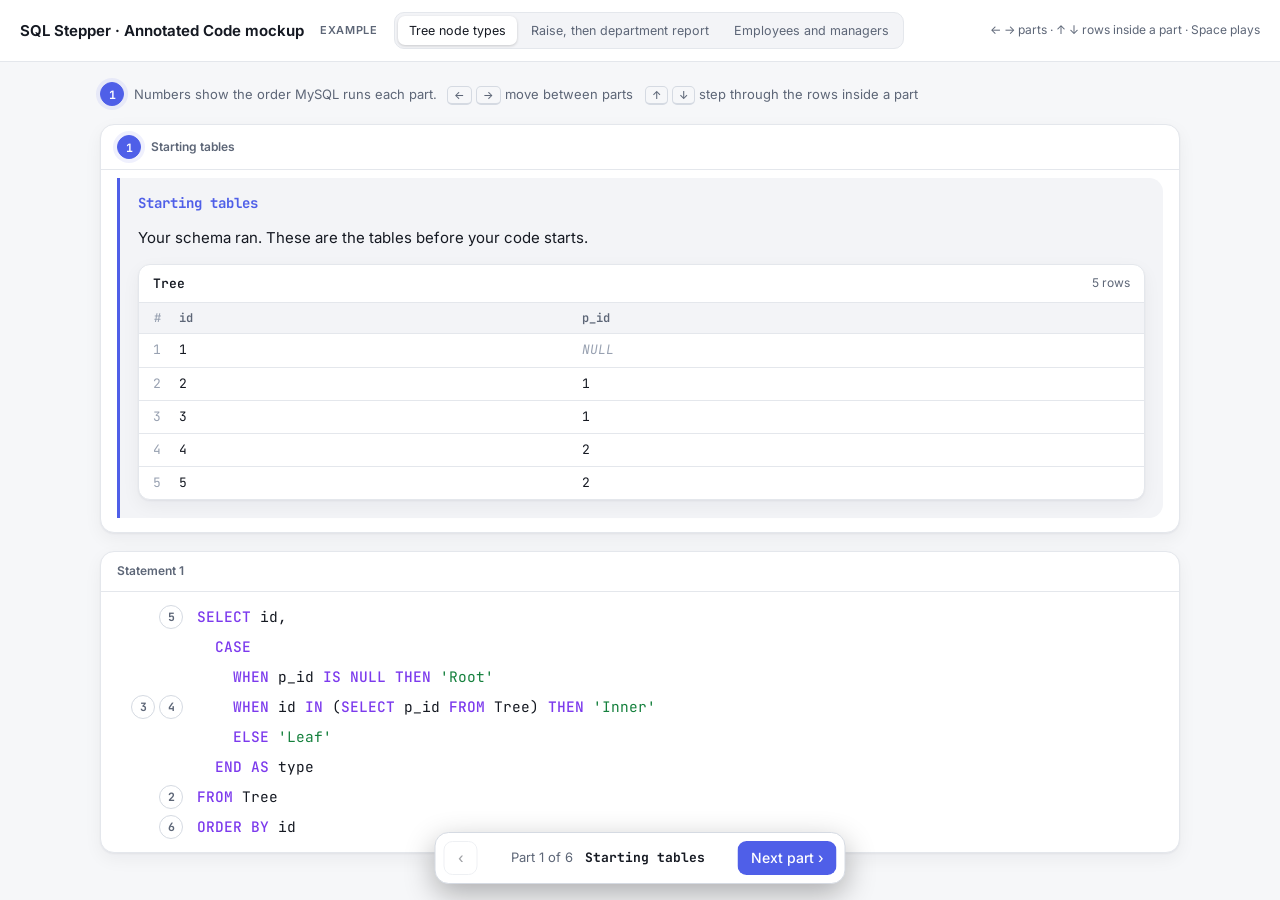
<file: mockups/index.html>
<!doctype html>
<html lang="en">
<head>
<meta charset="utf-8">
<meta name="viewport" content="width=device-width, initial-scale=1">
<title>Stepper Mockups</title>
<link href="https://fonts.googleapis.com/css2?family=Inter:wght@400;500;600;700&family=JetBrains+Mono:wght@500;600&display=swap" rel="stylesheet">
<link rel="stylesheet" href="common.css">
<style>
html, body { height: 100%; }
body { display: flex; flex-direction: column; }
header { display: flex; align-items: center; gap: 16px; flex-wrap: wrap; padding: 12px 20px; border-bottom: 1px solid var(--line); background: var(--panel); }
h1 { font-size: 15px; font-weight: 650; margin: 0; }
.seg { display: flex; gap: 3px; padding: 3px; border-radius: 10px; background: var(--panel-2); border: 1px solid var(--line); }
.seg button { border: 0; background: none; padding: 5px 11px; border-radius: 7px; cursor: pointer; font-size: 12.5px; color: var(--muted); white-space: nowrap; }
.seg button.on { background: var(--panel); color: var(--text); box-shadow: 0 1px 3px rgba(0,0,0,.18); }
.seg-label { font-size: 11px; font-weight: 600; letter-spacing: .06em; text-transform: uppercase; color: var(--muted); }
.spacer { flex: 1; }
.tabs[hidden] { display: none; }
.tabs { display: grid; grid-template-columns: repeat(6, minmax(0, 1fr)); gap: 8px; padding: 12px 20px; border-bottom: 1px solid var(--line); background: var(--bg); }
.tab { text-align: left; padding: 9px 12px; border-radius: 11px; border: 1px solid var(--line); background: var(--panel); cursor: pointer; min-width: 0; transition: border-color .12s, box-shadow .12s; }
.tab:hover:not(:disabled) { border-color: var(--faint); }
.tab:disabled { cursor: default; opacity: .55; }
.tab.on { border-color: var(--accent); box-shadow: 0 0 0 3px var(--accent-bg); }
.tab .row { display: flex; align-items: center; gap: 8px; }
.tab .num { font: 600 12px var(--mono); color: var(--accent); }
.tab .name { font-weight: 600; font-size: 13px; white-space: nowrap; overflow: hidden; text-overflow: ellipsis; }
.tab .by { margin-left: auto; font-size: 10px; font-weight: 700; letter-spacing: .05em; text-transform: uppercase; padding: 2px 6px; border-radius: 5px; background: var(--panel-2); color: var(--muted); flex: none; }
.tab .by.codex { color: var(--green); background: var(--green-bg); }
.tab .by.claude { color: var(--accent); background: var(--accent-bg); }
.tab .desc { font-size: 11.5px; color: var(--muted); margin-top: 3px; display: -webkit-box; -webkit-line-clamp: 2; -webkit-box-orient: vertical; overflow: hidden; }
iframe { flex: 1; width: 100%; border: 0; background: var(--bg); display: block; }
.hint { font-size: 12px; color: var(--muted); }
@media (max-width: 1100px) { .tabs { grid-template-columns: repeat(3, minmax(0, 1fr)); } }
</style>
</head>
<body>
<header>
  <h1>SQL Stepper · Annotated Code mockup</h1>
  <span class="seg-label">Example</span>
  <div class="seg" id="scen"></div>
  <div class="spacer"></div>
  <span class="hint" id="hint">← → parts · ↑ ↓ rows inside a part · Space plays</span>
</header>
<div class="tabs" id="tabs"></div>
<iframe id="frame" title="Mockup"></iframe>

<script src="data.js"></script>
<script>
// ponytail: only #3 is under review now; the other five files stay in this folder. Add numbers here to show them again.
const SHOWN = [3];
const MOCKS = [1, 2, 3, 4, 5, 6].map(n => ({ n, file: `m${n}.html`, by: n <= 3 ? "Claude" : "Codex", ok: false, name: "", desc: "" }));
const st = Object.fromEntries(new URLSearchParams(location.hash.slice(1)));
let mock = SHOWN.includes(+st.m) ? +st.m : SHOWN[0], scen = +st.s || 0;
const esc = s => String(s).replace(/[&<>"]/g, c => ({ "&": "&amp;", "<": "&lt;", ">": "&gt;", '"': "&quot;" }[c]));

async function loadMeta() {
  await Promise.all(MOCKS.map(async m => {
    try {
      const r = await fetch(m.file, { cache: "no-store" });
      if (!r.ok) throw 0;
      const doc = new DOMParser().parseFromString(await r.text(), "text/html");
      Object.assign(m, { ok: true, name: doc.title, desc: doc.querySelector('meta[name="description"]')?.content || "" });
    } catch { Object.assign(m, { ok: false, name: "Not ready yet", desc: `${m.by} is still building this one. Reload the page later.` }); }
  }));
}

function render() {
  document.querySelector("#scen").innerHTML = SCENARIOS.map((s, i) =>
    `<button class="${i === scen ? "on" : ""}" data-s="${i}" title="${esc(s.name)}">${esc(s.name.replace(/\s*\(.*\)/, ""))}</button>`).join("");
  document.querySelector("#tabs").hidden = SHOWN.length < 2;
  document.querySelector("#tabs").innerHTML = MOCKS.filter(m => SHOWN.includes(m.n)).map(m => `<button class="tab ${m.n === mock ? "on" : ""}" data-m="${m.n}" ${m.ok ? "" : "disabled"}>
    <div class="row"><span class="num">${m.n}</span><span class="name">${esc(m.name)}</span><span class="by ${m.by.toLowerCase()}">${m.by}</span></div>
    <div class="desc">${esc(m.desc)}</div></button>`).join("");
  const src = `${MOCKS[mock - 1].file}?s=${scen}`;
  const f = document.querySelector("#frame");
  if (!f.src.endsWith(src)) f.src = src;
  history.replaceState(null, "", `#m=${mock}&s=${scen}`);
}

document.querySelector("#scen").onclick = e => { const b = e.target.closest("button"); if (b) { scen = +b.dataset.s; render(); } };
document.querySelector("#tabs").onclick = e => { const b = e.target.closest(".tab"); if (b && !b.disabled) { mock = +b.dataset.m; render(); } };
document.querySelector("#frame").onload = e => e.target.contentWindow.focus();  // arrows go straight to the mockup
function onKey(e) {
  const n = +e.key;
  if (SHOWN.includes(n) && MOCKS[n - 1].ok && !e.target.closest?.("textarea, input")) { mock = n; render(); }
}
document.addEventListener("keydown", onKey);
document.querySelector("#frame").addEventListener("load", e => e.target.contentDocument.addEventListener("keydown", onKey));

loadMeta().then(() => {
  if (!MOCKS[mock - 1].ok) mock = MOCKS.find(m => m.ok && SHOWN.includes(m.n))?.n || SHOWN[0];
  render();
});
</script>
</body>
</html>
</file>
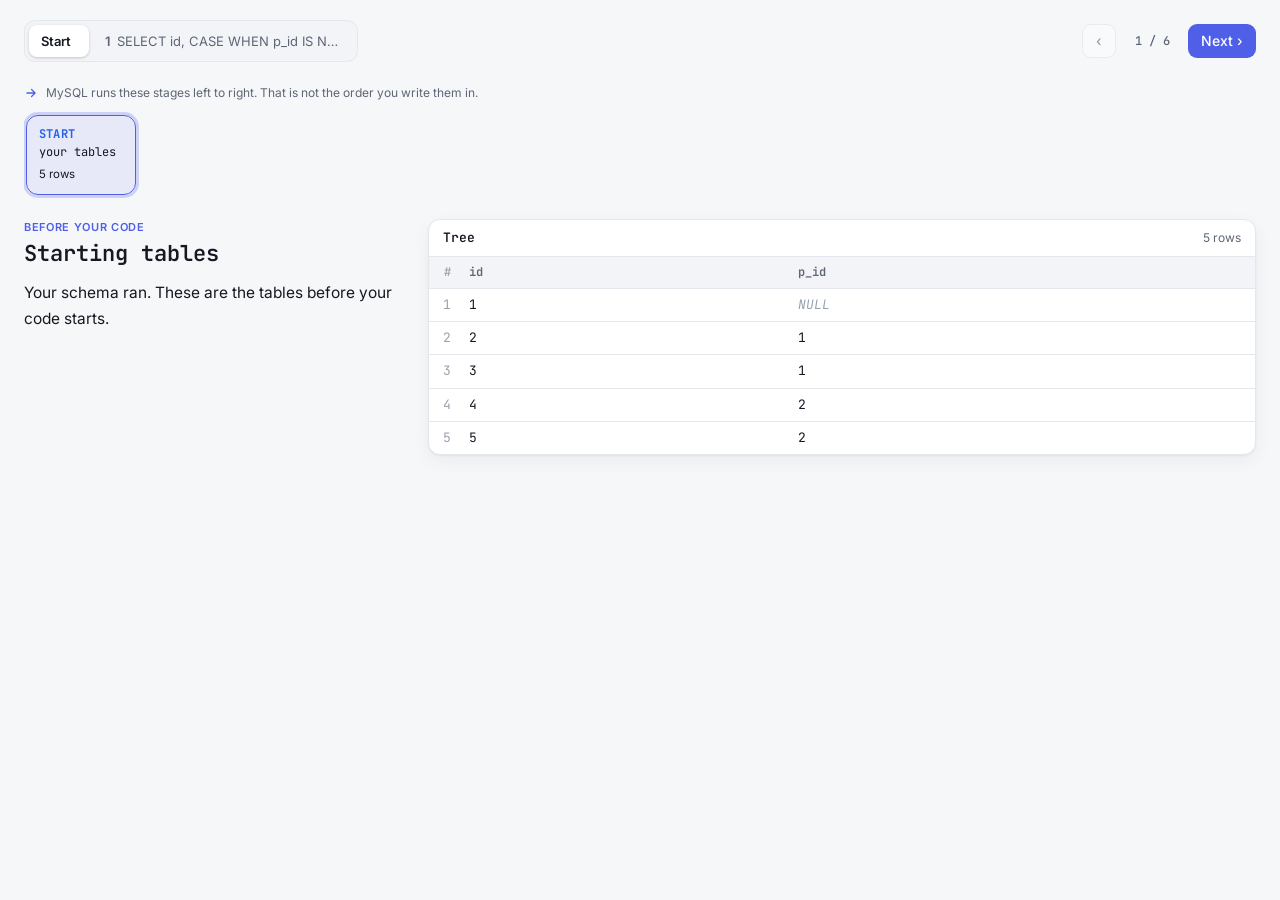
<file: mockups/m1.html>
<!doctype html>
<html lang="en">
<head>
<meta charset="utf-8">
<meta name="viewport" content="width=device-width, initial-scale=1">
<title>Clause Pipeline</title>
<meta name="description" content="Each statement becomes a left-to-right pipeline of the clauses in the order MySQL runs them, with row counts flowing between stages and the current stage's table below.">
<link href="https://fonts.googleapis.com/css2?family=Inter:wght@400;500;600;700&family=JetBrains+Mono:wght@400;500;600&display=swap" rel="stylesheet">
<link rel="stylesheet" href="common.css">
<style>
body { padding: 20px 24px 32px; }
.top { display: flex; align-items: center; gap: 12px; flex-wrap: wrap; }
.tabs { display: flex; gap: 4px; padding: 4px; background: var(--panel-2); border: 1px solid var(--line); border-radius: 11px; flex-wrap: wrap; }
.tab { border: 0; background: none; padding: 6px 12px; border-radius: 8px; cursor: pointer; font-size: 13px; color: var(--muted); max-width: 260px; white-space: nowrap; overflow: hidden; text-overflow: ellipsis; }
.tab b { color: inherit; font-weight: 600; margin-right: 6px; }
.tab.on { background: var(--panel); color: var(--text); box-shadow: 0 1px 3px rgba(0,0,0,.2); }
.nav { margin-left: auto; display: flex; align-items: center; gap: 8px; }
.nav .count { font: 500 12px var(--mono); color: var(--muted); min-width: 56px; text-align: center; }

.hint { margin: 22px 0 8px; font-size: 12px; color: var(--muted); display: flex; align-items: center; gap: 8px; }
.hint svg { color: var(--accent); }
.pipe-wrap { overflow-x: auto; padding: 4px 2px 12px; }
.pipe { display: flex; align-items: center; min-width: max-content; }
.lane { display: flex; align-items: center; border: 1px dashed var(--line-2); border-radius: 14px; padding: 22px 10px 10px; position: relative; background: color-mix(in srgb, var(--panel-2) 60%, transparent); }
.lane > .label { position: absolute; top: 5px; left: 12px; font-size: 10.5px; font-weight: 600; letter-spacing: .04em; text-transform: uppercase; color: var(--muted); }
.chip { display: flex; flex-direction: column; gap: 2px; min-width: 110px; max-width: 190px; padding: 10px 12px; border-radius: 12px; border: 1px solid var(--line-2); background: var(--panel); cursor: pointer; text-align: left; transition: transform .12s, border-color .12s, background .12s; }
.chip:hover { transform: translateY(-1px); border-color: var(--faint); }
.chip .kw { font: 700 12px var(--mono); letter-spacing: .02em; color: var(--kw); }
.chip .rest { font: 12px var(--mono); color: var(--muted); white-space: nowrap; overflow: hidden; text-overflow: ellipsis; }
.chip .cnt { margin-top: 4px; font-size: 11.5px; color: var(--muted); }
.chip.future { opacity: .5; }
.chip.on { border-color: var(--accent); background: var(--accent-bg); box-shadow: 0 0 0 3px color-mix(in srgb, var(--accent) 25%, transparent); }
.chip.on .rest, .chip.on .cnt { color: var(--text); }
.chip[data-kind=change] .kw { color: var(--amber); }
.chip[data-kind=row] .kw, .chip[data-kind=start] .kw { color: var(--blue); }
.chip[data-kind=result] .kw { color: var(--green); }
.arrow { display: flex; flex-direction: column; align-items: center; min-width: 40px; color: var(--faint); font: 500 10.5px var(--mono); }
.arrow svg { display: block; }
.arrow .delta { color: var(--red); }
.arrow .delta.up { color: var(--green); }

.body { display: grid; grid-template-columns: minmax(280px, 380px) 1fr; gap: 24px; margin-top: 12px; align-items: start; }
.now { font-size: 11px; font-weight: 600; letter-spacing: .06em; text-transform: uppercase; color: var(--accent); }
h1 { font: 600 22px/1.3 var(--mono); margin: 4px 0 12px; word-break: break-word; }
.explain { font-size: 15.5px; line-height: 1.65; margin: 0 0 16px; }
pre.code { margin: 0; padding: 12px 14px; border-radius: 12px; border: 1px solid var(--line); background: var(--panel); font: 12.5px/1.6 var(--mono); white-space: pre-wrap; word-break: break-word; }
.tables { display: grid; gap: 16px; }
@media (max-width: 1050px) { .body { grid-template-columns: 1fr; } }
</style>
</head>
<body>
<div class="top">
  <div class="tabs" id="tabs"></div>
  <div class="nav">
    <button class="btn" id="prev" aria-label="Previous step">‹</button>
    <span class="count" id="count"></span>
    <button class="btn primary" id="next" aria-label="Next step">Next ›</button>
  </div>
</div>
<div class="hint"><svg width="14" height="14" viewBox="0 0 24 24" fill="none" stroke="currentColor" stroke-width="2.2" stroke-linecap="round"><path d="M5 12h14M13 6l6 6-6 6"/></svg>MySQL runs these stages left to right. That is not the order you write them in.</div>
<div class="pipe-wrap"><div class="pipe" id="pipe"></div></div>
<div class="body" id="body"></div>

<script src="data.js"></script>
<script src="common.js"></script>
<script>
let cur = 0;
const groupOf = s => s.stmt === null ? "start" : s.stmt;
const groups = [...new Set(STEPS.map(groupOf))];

function chipParts(s) {
  if (s.kind === "start") return ["START", "your tables"];
  if (s.kind === "error") return ["ERROR", ""];
  if (s.kind === "change") return [s.title.split(" ")[0].toUpperCase(), "apply to table"];
  let m = /^Row (\d+) of (\d+)/.exec(s.title);
  if (m) return [`ROW ${m[1]}/${m[2]}`, s.scope.split(" ")[0].toLowerCase()];
  if (/^Find rows/.test(s.title)) return ["MATCH", "find rows"];
  m = /^(LEFT JOIN|RIGHT JOIN|INNER JOIN|CROSS JOIN|JOIN|GROUP BY|ORDER BY|FROM|WHERE|HAVING|SELECT|DISTINCT|LIMIT|UNION ALL|UNION|WITH RECURSIVE)\b\s*(.*)$/i.exec(s.title);
  return m ? [m[1].toUpperCase(), m[2]] : [s.title, ""];
}

const ARROW = d => `<div class="arrow">${d || "&nbsp;"}<svg width="28" height="10" viewBox="0 0 28 10"><path d="M0 5h25M21 1l4 4-4 4" fill="none" stroke="currentColor" stroke-width="1.5"/></svg></div>`;

function renderPipe() {
  const g = groupOf(STEPS[cur]);
  // consecutive steps with the same scope form one lane; nested scopes get a dashed box
  const runs = [];
  STEPS.forEach((s, i) => {
    if (groupOf(s) !== g) return;
    const last = runs[runs.length - 1];
    last && last.scope === s.scope ? last.idx.push(i) : runs.push({ scope: s.scope, idx: [i] });
  });
  const chip = i => {
    const s = STEPS[i], [kw, rest] = chipParts(s), t = mainTable(s), n = t ? liveRows(t) : null;
    const cls = i === cur ? "on" : i > cur ? "future" : "";
    return `<button class="chip ${cls}" data-i="${i}" data-kind="${s.kind}"><span class="kw">${esc(kw)}</span>
      ${rest ? `<span class="rest">${esc(rest)}</span>` : ""}${n !== null ? `<span class="cnt">${plural(n, "row")}</span>` : ""}</button>`;
  };
  const count = i => { const t = mainTable(STEPS[i]); return t ? liveRows(t) : null; };
  $("#pipe").innerHTML = runs.map(r => {
    const inner = r.idx.map((i, k) => {
      if (!k) return chip(i);
      const a = count(r.idx[k - 1]), b = count(i);
      return ARROW(a !== null && b !== null && a !== b ? `<span class="delta ${b > a ? "up" : ""}">${a}→${b}</span>` : "") + chip(i);
    }).join("");
    return r.scope ? `<div class="lane"><span class="label">${esc(r.scope)}</span>${inner}</div>` : inner;
  }).join(ARROW());
  $("#pipe .chip.on")?.scrollIntoView({ block: "nearest", inline: "center" });
}

function renderTabs() {
  const g = groupOf(STEPS[cur]);
  $("#tabs").innerHTML = groups.map(k => {
    if (k === "start") return `<button class="tab ${g === k ? "on" : ""}" data-g="start"><b>Start</b></button>`;
    const n = SC.statements.slice(0, k + 1).filter(x => x.phase === "code").length;
    return `<button class="tab ${g === k ? "on" : ""}" data-g="${k}" title="${esc(SC.statements[k].text)}"><b>${n}</b>${esc(SC.statements[k].text.replace(/\s+/g, " "))}</button>`;
  }).join("");
}

function go(i) {
  cur = clamp(i);
  const s = STEPS[cur];
  renderTabs(); renderPipe();
  const code = s.stmt !== null ? `<pre class="code">${codeHtml(SC.statements[s.stmt].text, s.kind === "change" ? null : stepRange(s))}</pre>` : "";
  const tables = s.tables.length ? s.tables.map(t => tableHtml(t)).join("") : "";
  $("#body").innerHTML = `<div class="fade"><div class="now">${s.scope ? esc(s.scope) : s.kind === "start" ? "Before your code" : "Now running"}</div>
      <h1>${esc(s.title)}</h1><p class="explain">${esc(s.explain)}</p>${code}</div>
    <div class="tables fade">${tables}</div>`;
  $("#count").textContent = `${cur + 1} / ${STEPS.length}`;
  $("#prev").disabled = cur === 0;
  $("#next").disabled = cur === STEPS.length - 1;
}

$("#prev").onclick = () => go(cur - 1);
$("#next").onclick = () => go(cur + 1);
$("#pipe").onclick = e => { const c = e.target.closest(".chip"); if (c) go(+c.dataset.i); };
$("#tabs").onclick = e => { const t = e.target.closest(".tab"); if (t) go(STEPS.findIndex(s => String(groupOf(s)) === t.dataset.g)); };
keys(go, () => cur);
go(0);
</script>
</body>
</html>
</file>
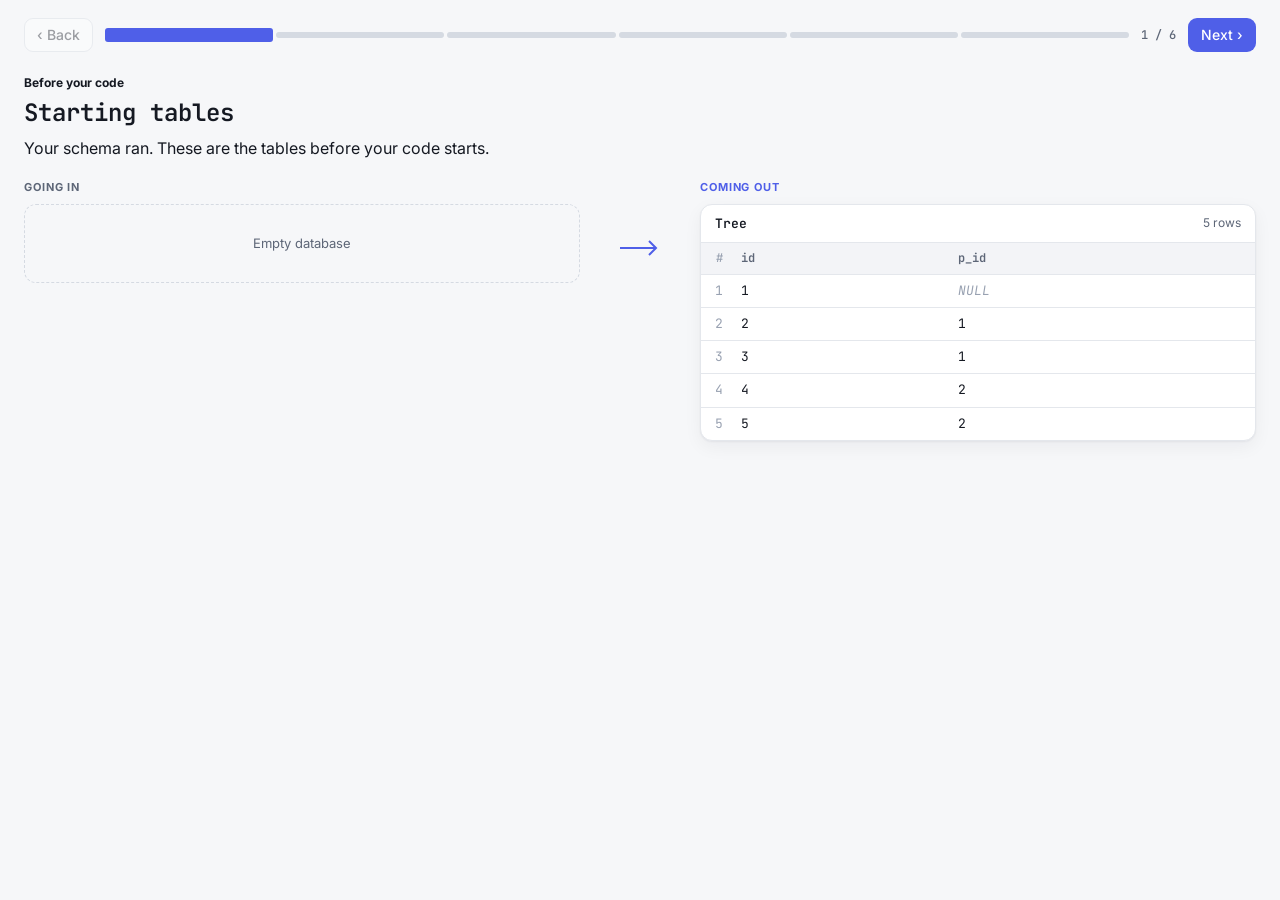
<file: mockups/m2.html>
<!doctype html>
<html lang="en">
<head>
<meta charset="utf-8">
<meta name="viewport" content="width=device-width, initial-scale=1">
<title>Before and After</title>
<meta name="description" content="Every step is shown as the data going in on the left and the data coming out on the right, with the clause and one sentence in between explaining the change.">
<link href="https://fonts.googleapis.com/css2?family=Inter:wght@400;500;600;700&family=JetBrains+Mono:wght@400;500;600&display=swap" rel="stylesheet">
<link rel="stylesheet" href="common.css">
<style>
body { padding: 18px 24px 32px; }
.bar { display: flex; align-items: center; gap: 12px; }
.dots { flex: 1; display: flex; gap: 3px; align-items: center; height: 26px; }
.dots button { flex: 1; height: 6px; border: 0; border-radius: 3px; background: var(--line-2); cursor: pointer; padding: 0; transition: height .12s, background .12s; }
.dots button.done { background: color-mix(in srgb, var(--accent) 45%, var(--line-2)); }
.dots button.on { background: var(--accent); height: 14px; }
.dots button:hover { height: 12px; }
.count { font: 500 12px var(--mono); color: var(--muted); }

.head { margin: 22px 0 18px; max-width: 900px; }
.where { font-size: 12px; color: var(--muted); font-weight: 500; }
.where b { color: var(--text); }
h1 { font: 600 24px/1.3 var(--mono); margin: 4px 0 8px; word-break: break-word; }
.explain { font-size: 16px; line-height: 1.6; margin: 0; }

.ba { display: grid; grid-template-columns: 1fr 120px 1fr; gap: 0; align-items: start; }
.side .label { font-size: 11px; font-weight: 700; letter-spacing: .08em; text-transform: uppercase; color: var(--muted); margin-bottom: 8px; display: flex; gap: 8px; align-items: center; }
.side.after .label { color: var(--accent); }
.mid { display: flex; flex-direction: column; align-items: center; gap: 8px; padding-top: 60px; color: var(--accent); text-align: center; }
.mid .delta { font: 600 13px var(--mono); color: var(--text); }
.mid .delta small { display: block; font: 500 11px var(--sans); color: var(--muted); }
.side .stack { display: grid; gap: 14px; }
.nothing { border: 1px dashed var(--line-2); border-radius: 12px; padding: 28px 16px; text-align: center; color: var(--muted); font-size: 13px; }
.legend { display: flex; gap: 14px; flex-wrap: wrap; margin-top: 16px; font-size: 12px; color: var(--muted); }
.legend i { display: inline-block; width: 10px; height: 10px; border-radius: 3px; margin-right: 6px; vertical-align: -1px; }
details.code { margin-top: 22px; border: 1px solid var(--line); border-radius: 12px; background: var(--panel); }
details.code summary { padding: 9px 14px; cursor: pointer; font-size: 12px; color: var(--muted); }
details.code pre { margin: 0; padding: 12px 14px; border-top: 1px solid var(--line); font: 12.5px/1.6 var(--mono); white-space: pre-wrap; }
@media (max-width: 1000px) { .ba { grid-template-columns: 1fr; } .mid { flex-direction: row; padding: 12px 0; justify-content: center; } .mid svg { transform: rotate(90deg); } }
</style>
</head>
<body>
<div class="bar">
  <button class="btn" id="prev" aria-label="Previous step">‹ Back</button>
  <div class="dots" id="dots"></div>
  <span class="count" id="count"></span>
  <button class="btn primary" id="next" aria-label="Next step">Next ›</button>
</div>
<div id="view"></div>

<script src="data.js"></script>
<script src="common.js"></script>
<script>
let cur = 0;
$("#dots").innerHTML = STEPS.map((s, i) => `<button data-i="${i}" title="${i + 1}. ${esc(s.title)}" aria-label="Step ${i + 1}"></button>`).join("");

// The previous step in the same statement and scope feeds this one.
function feeder(i) {
  const s = STEPS[i];
  for (let j = i - 1; j >= 0; j--) {
    const p = STEPS[j];
    if (p.stmt === s.stmt && p.scope === s.scope && p.tables.length) return p;
    if (p.stmt !== s.stmt) break;
  }
  return null;
}
const strip = rows => rows.map(r => ({ v: r.v, g: r.g }));

// Split one step into what went in and what came out.
function beforeAfter(i) {
  const s = STEPS[i], t = mainTable(s);
  if (!t) return { before: null, after: null };
  const has = m => t.rows.some(r => r.m === m);
  const cur = t.rows.find(r => r.m === "current");
  if (s.kind === "start") return { before: null, after: s.tables, why: "Empty database" };
  if (has("dropped")) return {
    before: [{ ...t, rows: t.rows.map(r => ({ v: r.v, m: r.m === "dropped" ? "out" : undefined })) }],
    after: [{ ...t, rows: t.rows.filter(r => r.m !== "dropped").map(r => ({ v: r.v })) }] };
  if (cur && s.kind === "row") {  // one row being processed
    const done = t.rows.filter(r => r !== cur && r.m === "removed");
    const rows = t.rows.filter(r => !done.includes(r));
    if (cur.old) return {
      before: [{ ...t, rows: rows.map(r => r === cur ? { v: r.v.map((v, c) => c in r.old ? r.old[c] : v), m: "current" } : { v: r.v }) }],
      after: [{ ...t, rows: rows.map(r => r === cur ? { v: r.v, m: "current", old: r.old } : { v: r.v }) }] };
    return { before: [{ ...t, rows: rows.map(r => ({ v: r.v, m: r === cur ? "out" : undefined })) }],
             after: [{ ...t, rows: rows.filter(r => r !== cur).map(r => ({ v: r.v })) }] };
  }
  if (has("match")) return { before: [{ ...t, rows: t.rows.map(r => ({ v: r.v, m: r.m })) }],
    after: [{ ...t, name: "Rows that will change", rows: t.rows.filter(r => r.m === "match").map(r => ({ v: r.v, m: "match" })) }] };
  if (has("removed") || has("added") || t.rows.some(r => r.old)) {
    return {
      before: s.tables.filter(x => x.badge !== "new table").map(x => ({ ...x, rows: x.rows.filter(r => r.m !== "added")
        .map(r => ({ v: r.old ? r.v.map((v, c) => c in r.old ? r.old[c] : v) : r.v, m: r.m === "removed" ? "out" : r.old ? "changed" : undefined })) })),
      after: s.tables.filter(x => x.badge !== "dropped").map(x => ({ ...x, rows: x.rows.filter(r => r.m !== "removed") })) };
  }
  const p = feeder(i);
  if (/^FROM\b/.test(s.title) || !p) return { before: null, after: [t], why: /^FROM\b/.test(s.title) ? "Read straight from the stored table" : "Start of this part" };
  return { before: [{ ...mainTable(p), rows: strip(mainTable(p).rows.filter(r => !["dropped", "removed"].includes(r.m))) }], after: [t] };
}

function go(i) {
  cur = clamp(i);
  const s = STEPS[cur], { before, after, why } = beforeAfter(cur);
  const bN = before ? before.reduce((n, t) => n + t.rows.filter(r => r.m !== "out").length, 0) : null;
  const aN = after ? after.reduce((n, t) => n + liveRows(t), 0) : null;
  const side = (ts, empty, cls) => ts ? ts.map(t => tableHtml(t, { cls })).join("") : `<div class="nothing">${empty}</div>`;
  const stmtN = s.stmt !== null ? SC.statements.slice(0, s.stmt + 1).filter(x => x.phase === "code").length : null;
  const legendItems = [["out", "var(--red)", "Removed by this step"], ["changed", "var(--amber)", "Changed (old value crossed out)"],
    ["current", "var(--blue)", "Row being processed"], ["match", "var(--blue)", "Matches WHERE"], ["added", "var(--green)", "Added"]]
    .filter(([m]) => [...(before || []), ...(after || [])].some(t => t.rows.some(r => r.m === m || (m === "changed" && r.old))));
  if ((after || []).some(t => t.rows.some(r => r.g !== undefined))) legendItems.push(["", GC[0], "Color band = one group"]);

  $("#view").innerHTML = `<div class="fade">
    <div class="head">
      <div class="where">${stmtN ? `Statement <b>${stmtN}</b>` : "<b>Before your code</b>"}${s.scope ? ` · ${esc(s.scope)}` : ""}</div>
      <h1>${esc(s.title)}</h1><p class="explain">${esc(s.explain)}</p>
    </div>
    ${s.tables.length ? `<div class="ba">
      <div class="side"><div class="label">Going in</div><div class="stack">${side(before, why || "Nothing yet")}</div></div>
      <div class="mid"><svg width="40" height="18" viewBox="0 0 40 18"><path d="M0 9h36M29 2l7 7-7 7" fill="none" stroke="currentColor" stroke-width="2"/></svg>
        ${bN !== null && aN !== null ? `<div class="delta">${bN} → ${aN}<small>rows</small></div>` : ""}</div>
      <div class="side after"><div class="label">Coming out</div><div class="stack">${side(after, "Nothing")}</div></div>
    </div>` : ""}
    ${legendItems.length ? `<div class="legend">${legendItems.map(([, c, l]) => `<span><i style="background:${c}"></i>${l}</span>`).join("")}</div>` : ""}
    ${s.stmt !== null ? `<details class="code" open><summary>The SQL (this step highlighted)</summary><pre>${codeHtml(SC.statements[s.stmt].text, s.kind === "change" ? null : stepRange(s))}</pre></details>` : ""}
  </div>`;
  document.querySelectorAll("#dots button").forEach((b, j) => { b.className = j === cur ? "on" : j < cur ? "done" : ""; });
  $("#count").textContent = `${cur + 1} / ${STEPS.length}`;
  $("#prev").disabled = cur === 0;
  $("#next").disabled = cur === STEPS.length - 1;
}
$("#prev").onclick = () => go(cur - 1);
$("#next").onclick = () => go(cur + 1);
$("#dots").onclick = e => { const b = e.target.closest("button"); if (b) go(+b.dataset.i); };
keys(go, () => cur);
go(0);
</script>
</body>
</html>
</file>
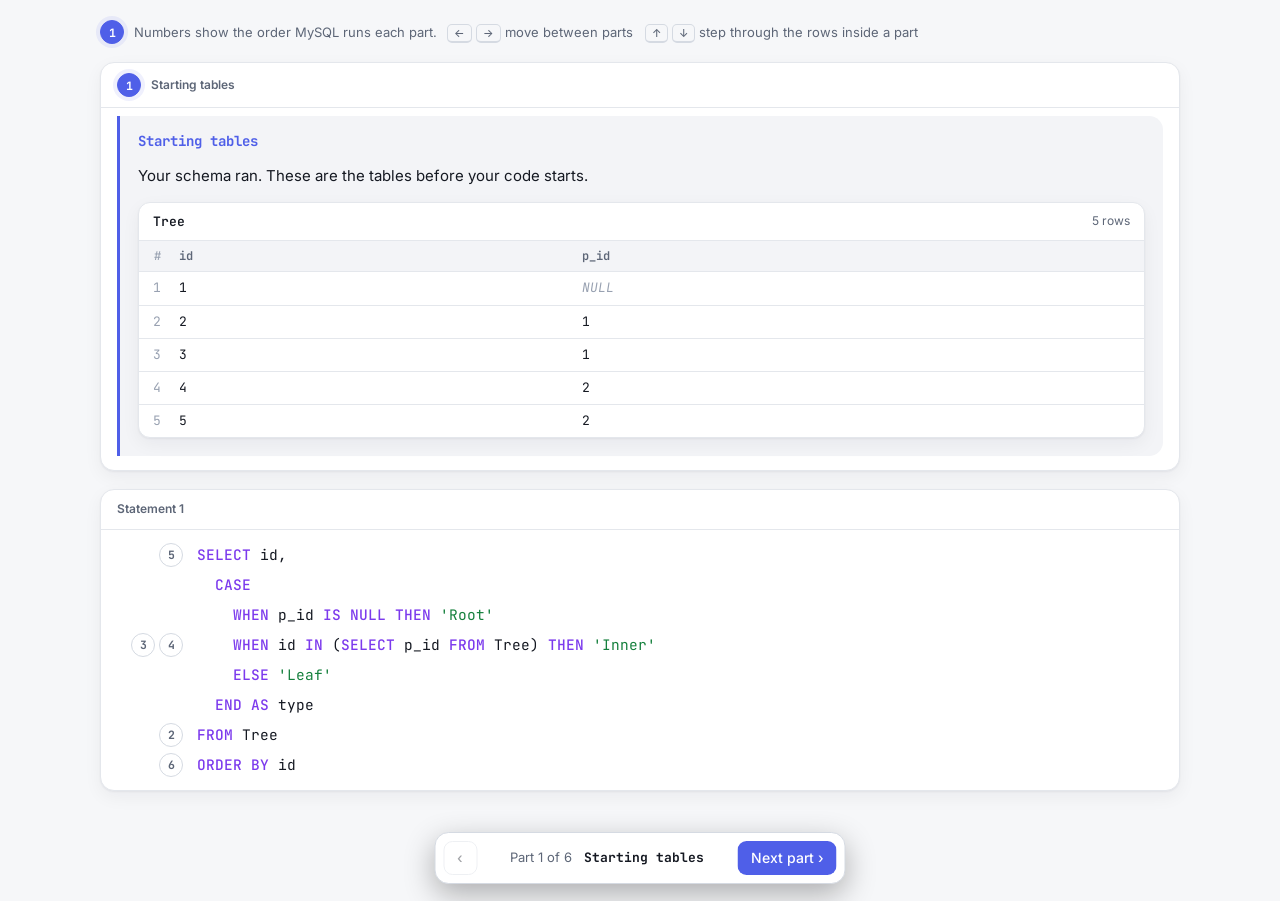
<file: mockups/m3.html>
<!doctype html>
<html lang="en">
<head>
<meta charset="utf-8">
<meta name="viewport" content="width=device-width, initial-scale=1">
<title>Annotated Code</title>
<meta name="description" content="Your SQL is the main view: numbered badges show the order MySQL runs each part, the result opens under the running line, and a second stepper walks through every row, group and column inside that part.">
<link href="https://fonts.googleapis.com/css2?family=Inter:wght@400;500;600;700&family=JetBrains+Mono:wght@400;500;600;700&display=swap" rel="stylesheet">
<link rel="stylesheet" href="common.css">
<style>
body { padding: 20px 24px 110px; }
.doc { max-width: 1080px; margin: 0 auto; display: grid; gap: 18px; }
.intro { display: flex; align-items: center; gap: 10px; flex-wrap: wrap; color: var(--muted); font-size: 13px; }
.intro kbd { font: 500 11px var(--sans); padding: 1px 6px; border: 1px solid var(--line-2); border-bottom-width: 2px; border-radius: 5px; }

/* numbered badges */
.badge { display: inline-grid; place-items: center; min-width: 24px; height: 24px; padding: 0 6px; border-radius: 99px; font: 700 11.5px var(--mono); border: 1.5px solid var(--line-2); color: var(--muted); background: var(--panel); cursor: pointer; transition: transform .12s, background .12s; }
.badge:hover { transform: scale(1.1); }
.badge.done { border-color: color-mix(in srgb, var(--accent) 55%, transparent); color: var(--accent); }
.badge.on { background: var(--accent); border-color: var(--accent); color: #fff; box-shadow: 0 0 0 4px var(--accent-bg); }
.badge[data-kind=change] { border-style: dashed; }

/* code */
.card { border: 1px solid var(--line); border-radius: 14px; background: var(--panel); box-shadow: var(--shadow); overflow: hidden; }
.card-head { display: flex; align-items: center; gap: 10px; padding: 10px 16px; border-bottom: 1px solid var(--line); font-size: 12px; font-weight: 600; color: var(--muted); }
.lines { padding: 10px 0; }
.line { display: grid; grid-template-columns: 96px 1fr; align-items: start; min-height: 30px; }
.gut { display: flex; gap: 4px; justify-content: flex-end; padding: 3px 14px 0 8px; flex-wrap: wrap; }
.src { font: 14.5px/30px var(--mono); white-space: pre-wrap; word-break: break-word; padding-right: 16px; }
.line.dim .src { opacity: .4; }
mark.hl { box-shadow: none; border-radius: 2px; background: color-mix(in srgb, var(--accent) 16%, transparent); }
.mono { font-family: var(--mono); }
u.focus { text-decoration: none; background: color-mix(in srgb, var(--amber) 22%, transparent); box-shadow: inset 0 -2px var(--amber); border-radius: 3px; }

/* the inline panel under the running line */
.panel { margin: 8px 16px 14px 96px; padding: 16px 18px 18px; border-left: 3px solid var(--accent); border-radius: 0 14px 14px 0; background: var(--panel-2); display: grid; gap: 14px; align-content: start; }
.start-card .panel { margin-left: 16px; }
.p-head { display: flex; align-items: baseline; gap: 10px; flex-wrap: wrap; }
.p-title { font: 700 14px var(--mono); color: var(--accent); }
.p-scope { font-size: 11px; font-weight: 600; padding: 2px 8px; border-radius: 99px; background: var(--panel); border: 1px solid var(--line); color: var(--muted); }
.p-flow { margin-left: auto; font: 600 12px var(--mono); color: var(--muted); }
.p-flow b { color: var(--text); }
.p-explain { margin: 0; font-size: 15px; line-height: 1.6; max-width: 80ch; }

/* sub-stepper */
.sub { display: flex; align-items: center; gap: 8px; flex-wrap: wrap; padding: 8px; border-radius: 12px; background: var(--panel); border: 1px solid var(--line); }
.sub .btn { height: 30px; min-width: 30px; padding: 0 9px; }
.sub .label { font-weight: 600; font-size: 13px; min-width: 150px; }
.sub .label small { font-weight: 400; color: var(--muted); margin-left: 6px; }
.sub .dots { display: flex; gap: 4px; flex-wrap: wrap; margin-left: auto; max-width: 50%; }
.sub .dots button { width: 9px; height: 9px; border-radius: 50%; border: 0; padding: 0; cursor: pointer; background: var(--line-2); }
.sub .dots button.done { background: color-mix(in srgb, var(--accent) 50%, var(--line-2)); }
.sub .dots button.on { background: var(--accent); transform: scale(1.35); }
.sub .dots button.end { border-radius: 3px; }

/* focus card: the one thing happening right now */
.focus-card { padding: 14px 16px; border-radius: 12px; background: var(--panel); border: 1px solid var(--line-2); display: grid; gap: 8px; }
.focus-card .lead { font-size: 13px; color: var(--muted); }
.focus-card .lead b { color: var(--text); }
.chk { display: flex; align-items: center; gap: 10px; flex-wrap: wrap; font: 14px var(--mono); }
.chk .expr { color: var(--muted); min-width: 0; }
.val { display: inline-block; padding: 1px 8px; border-radius: 6px; background: var(--panel-2); border: 1px solid var(--line-2); font-weight: 600; }
.arrow-r { color: var(--faint); }
.t-yes { color: var(--green); font-weight: 700; } .t-no { color: var(--red); font-weight: 700; } .t-null { color: var(--amber); font-weight: 700; }
.verdict { font: 600 14px var(--sans); padding-top: 4px; border-top: 1px dashed var(--line-2); }
.verdict:first-child { border-top: 0; padding-top: 0; }
.verdict.yes { color: var(--green); } .verdict.no { color: var(--red); }
.whens { display: grid; grid-template-columns: auto auto 1fr auto; gap: 6px 14px; align-items: center; font: 14px var(--mono); }
.when { display: contents; }
.when .wm { font-weight: 700; color: var(--red); text-align: center; }
.when.win .wm, .when.win .mono { color: var(--green); font-weight: 700; }
.when.skip > * { color: var(--faint); }

/* tables */
.tables { display: grid; gap: 12px; }
.tbl-scroll { max-height: 46vh; }
th.hl, td.hl { background: var(--accent-bg) !important; }
th.hl { color: var(--accent); }
/* thin, see-through outlines: they trace the data without covering it */
@property --ol { syntax: "<color>"; inherits: true; initial-value: transparent; }
@property --rl { syntax: "<color>"; inherits: true; initial-value: transparent; }
td.hl-in, th.hl-in { animation: ol-in .5s ease both; } td.hl-out, th.hl-out { animation: ol-out .5s ease both; }
tr.hl-in { animation: rl-in .5s ease both; } tr.hl-out { animation: rl-out .5s ease both; }
@keyframes ol-in { from { --ol: transparent; } } @keyframes ol-out { to { --ol: transparent; } }
@keyframes rl-in { from { --rl: transparent; } } @keyframes rl-out { to { --rl: transparent; } }
:root { --ol: color-mix(in srgb, var(--accent) 65%, var(--panel)); --rl: color-mix(in srgb, var(--blue) 65%, var(--panel)); }
th.sel { color: var(--accent); }
th.sel, td.sel, th.selw, td.selw { position: relative; }
th.sel::before, td.sel::before, th.selw::before, td.selw::before { content: ""; position: absolute; z-index: 2; top: 0; bottom: -1px; left: 6px; width: calc(var(--w) + 16px); border: 0 solid var(--ol); border-width: 0 2.5px; pointer-events: none; }
th.sel::before, th.selw::before { border-top-width: 2.5px; border-radius: 7px 7px 0 0; }
tr:last-child td.sel::before, tr:last-child td.selw::before { bottom: 0; border-bottom-width: 2.5px; border-radius: 0 0 7px 7px; }
td.empty { color: var(--faint); }
/* the value being compared right now: an amber pill, matching the amber underline in the code */
.hot { display: inline-block; margin: -2px -7px; padding: 2px 7px; border-radius: 6px; font-weight: 700; color: var(--text);
  background: var(--amber-bg); box-shadow: inset 0 0 0 1.5px color-mix(in srgb, var(--amber) 70%, transparent); animation: hot-in .5s ease both; }
@keyframes hot-in { from { background: transparent; box-shadow: inset 0 0 0 1.5px transparent; } }
td.chkcell { width: 1%; text-align: center; font-weight: 700; }
td.chkcell.yes { color: var(--green); } td.chkcell.no { color: var(--red); }
/* the row being looked at gets an outline; every other row stays readable */
/* the table has rounded corners (12px); the last row's corner cells match, so row outlines follow the curve */
tbody tr:last-child td:first-child { border-bottom-left-radius: 11px; }
tbody tr:last-child td:last-child { border-bottom-right-radius: 11px; }
tr.m-dropped td { opacity: 1; color: var(--red); }
/* the size is left un-important so the sweep animation can grow it */
tr.m-strike td { color: var(--red) !important; background-color: transparent !important; background-image: linear-gradient(var(--red), var(--red)) !important; background-position: left center !important; background-repeat: no-repeat !important; background-size: 0% 2px; }
tr.m-current td { background: transparent; box-shadow: inset 0 1.5px var(--rl), inset 0 -1.5px var(--rl); }
tr.m-was td { box-shadow: inset 0 1.5px var(--rl), inset 0 -1.5px var(--rl); }
tr.m-current td.rn { box-shadow: inset 1.5px 0 var(--rl), inset 0 1.5px var(--rl), inset 0 -1.5px var(--rl); }
tr.m-was td.rn { box-shadow: inset 1.5px 0 var(--rl), inset 0 1.5px var(--rl), inset 0 -1.5px var(--rl); }
tr.m-current td:last-child { box-shadow: inset -1.5px 0 var(--rl), inset 0 1.5px var(--rl), inset 0 -1.5px var(--rl); }
tr.m-was td:last-child { box-shadow: inset -1.5px 0 var(--rl), inset 0 1.5px var(--rl), inset 0 -1.5px var(--rl); }
/* the current group gets one outline around all of its rows */
tr.g.m-grp td { --t: 0 0 transparent; --b: 0 0 transparent; box-shadow: inset 0 var(--t), inset 0 var(--b); }
tr:not(.m-grp) + tr.m-grp td, tr.m-grp:first-child td { --t: 1.5px var(--rl); }
tr.m-grp:has(+ tr:not(.m-grp)) td, tr.m-grp:last-child td { --b: -1.5px var(--rl); }
tr.g.m-grp td.rn { box-shadow: inset 1.5px 0 var(--rl), inset 0 var(--t), inset 0 var(--b); }
tr.g.m-grp td:last-child { box-shadow: inset -1.5px 0 var(--rl), inset 0 var(--t), inset 0 var(--b); }
tr.g.m-gw td { --t: 0 0 transparent; --b: 0 0 transparent; box-shadow: inset 0 var(--t), inset 0 var(--b); }
tr:not(.m-gw) + tr.m-gw td, tr.m-gw:first-child td { --t: 1.5px var(--rl); }
tr.m-gw:has(+ tr:not(.m-gw)) td, tr.m-gw:last-child td { --b: -1.5px var(--rl); }
tr.g.m-gw td.rn { box-shadow: inset 1.5px 0 var(--rl), inset 0 var(--t), inset 0 var(--b); }
tr.g.m-gw td:last-child { box-shadow: inset -1.5px 0 var(--rl), inset 0 var(--t), inset 0 var(--b); }
tr.m-new td { background: var(--green-bg); animation: pop 1.2s ease-out; }
tr.m-new td.rn { box-shadow: inset 3px 0 var(--green); }
@keyframes pop { from { background: color-mix(in srgb, var(--green) 35%, transparent); } }
.was { color: var(--muted); font-size: 11.5px; }
.was.up { color: var(--green); } .was.down { color: var(--amber); }

/* dock */
.dock { position: fixed; left: 50%; bottom: 16px; transform: translateX(-50%); display: flex; align-items: center; gap: 10px; padding: 8px; border-radius: 14px; background: var(--panel); border: 1px solid var(--line-2); box-shadow: 0 10px 30px rgba(0,0,0,.3); z-index: 5; }
.dock .label { font-size: 13px; min-width: 240px; max-width: 440px; text-align: center; white-space: nowrap; overflow: hidden; text-overflow: ellipsis; }
.dock .label b { font-family: var(--mono); }
@media (max-width: 800px) { .line { grid-template-columns: 64px 1fr; } .panel { margin-left: 12px; } .sub .dots { display: none; } }
::view-transition-group(*) { animation-duration: .8s; animation-delay: var(--vt-wait, 0s); animation-timing-function: cubic-bezier(.45, 0, .25, 1); }
/* No fading and no overlap: what leaves shrinks away first, then what stays glides to its new spot
   (already showing its new content), then what is new grows in. Timings are set per step in step(). */
::view-transition-old(*) { display: none; }
::view-transition-new(*) { animation: none; }
::view-transition-old(*):only-child { display: block; animation: vt-shrink .6s cubic-bezier(.45, 0, .25, 1) both; }
::view-transition-new(*):only-child { animation: vt-grow .6s var(--vt-grow, 0s) cubic-bezier(.45, 0, .25, 1) both; }
@keyframes vt-shrink { to { transform: scale(0); } } @keyframes vt-grow { from { transform: scale(0); } }
@media (prefers-reduced-motion: reduce) { tr.m-new td { animation: none; } }
</style>
</head>
<body>
<div class="doc" id="doc"></div>
<div class="dock">
  <button class="btn" id="prev" aria-label="Previous part">‹</button>
  <div class="label" id="label"></div>
  <button class="btn primary" id="next" aria-label="Next part">Next part ›</button>
</div>

<script src="data.js"></script>
<script src="common.js"></script>
<script>
// ---------- helpers ----------
const STOP = /^(FROM|WHERE|GROUP\s+BY|HAVING|ORDER\s+BY|LIMIT|UNION|SET|(?:LEFT|RIGHT|INNER|CROSS)\s+JOIN|JOIN)\b/i;
function clauseEnd(text, start) {  // a clause runs to the next top-level clause keyword or its closing paren
  const own = STOP.exec(text.slice(start)) || /^\w+/.exec(text.slice(start));
  let d = 0;
  for (let i = start + (own ? own[0].length : 1); i < text.length; i++) {
    const c = text[i];
    if (c === "(") d++;
    else if (c === ")") { if (--d < 0) return i; }
    else if (!d && /\s/.test(text[i - 1]) && STOP.test(text.slice(i))) return text.slice(0, i).trimEnd().length;
  }
  return text.replace(/[;\s]+$/, "").length;
}
const lineOf = (text, i) => text.slice(0, i).split("\n").length - 1;
const v = x => x === null || x === undefined ? `<span class="val null">NULL</span>` : `<span class="val">${esc(x)}</span>`;
const truth = t => t === null || t === undefined ? `<span class="t-null">NULL ✗</span>`
  : +t ? `<span class="t-yes">true ✓</span>` : `<span class="t-no">false ✗</span>`;
const short = (r, n = 3) => r.v.slice(0, n).map(x => x === null ? "NULL" : x).join(", ");

// Table: rows [{v, m, old, g}], opts: {title, right, pre(row,i) -> [cls, html], preHead, col(c) -> "hl"|"empty"|""}
function grid(cols, rows, o = {}) {
  // ponytail: width from JetBrains Mono metrics (0.6em per char: 13px cells, 12px headers); a fallback font would be slightly off
  const txt = x => x === null || x === undefined ? "NULL" : String(x);
  const w = cols.map((c, k) => o.col && /sel/.test(o.col(k, -1)) ? Math.max(c.length * 7.2, ...rows.map(r => txt(r.v[k]).length * 7.8)) : 0);
  const ws = k => w[k] ? ` style="--w:${w[k]}px"` : "";
  const body = rows.map((r, i) => {
    const cls = [r.m ? "m-" + r.m : ""];
    let style = "";
    if (r.g !== undefined) {
      cls.push("g", r.g % 2 ? "" : "alt");
      if (i && rows[i - 1].g !== r.g) cls.push("gstart");
      style = ` style="--gc:${GC[(r.g - 1) % GC.length]}"`;
    }
    const pre = o.pre ? o.pre(r, i) : null;
    const cells = r.v.map((x, c) => {
      const mode = o.col ? o.col(c, i) : "";
      if (/empty/.test(mode)) return `<td class="${mode}"${ws(c)}>…</td>`;
      if (o.hot && o.hot(i, c)) return `<td class="${mode}"${ws(c)}><span class="hot">${cellHtml(x)}</span></td>`;
      return r.old && c in r.old ? `<td class="ch ${mode}"><s>${cellHtml(r.old[c])}</s>${cellHtml(x)}</td>` : `<td class="${mode}"${ws(c)}>${cellHtml(x)}</td>`;
    }).join("");
    return `<tr class="${cls.join(" ")}"${style} data-rk="${esc(JSON.stringify(r.v))}"><td class="rn">${i + 1}</td>${pre ? `<td class="chkcell ${pre[0]}">${pre[1]}</td>` : ""}${cells}${o.post ? `<td>${o.post(r, i)}</td>` : ""}</tr>`;
  }).join("");
  const head = `<tr><th class="rn">#</th>${o.pre ? `<th>${o.preHead || ""}</th>` : ""}${cols.map((c, k) => `<th class="${o.col ? o.col(k, -1).replace("empty", "") : ""}"${ws(k)}>${esc(c)}</th>`).join("")}${o.post ? `<th>${o.postHead || ""}</th>` : ""}</tr>`;
  return `<div class="tbl" data-vt="${esc(o.key || o.title || "")}">
    <div class="tbl-head"><b>${esc(o.title || "")}</b><span class="right">${o.right ?? plural(rows.length, "row")}</span></div>
    <div class="tbl-scroll"><table><thead>${head}</thead><tbody>${body}</tbody></table>${rows.length ? "" : `<div class="empty-t">No rows</div>`}</div></div>`;
}
const plain = rows => rows.map(r => ({ v: r.v, g: r.g }));

// ---------- main steps (consecutive row-by-row steps become one "SET" part with inner steps) ----------
const MAIN = [];
STEPS.forEach((s, i) => {
  const last = MAIN[MAIN.length - 1];
  if (s.kind === "row" && last && last.rows) { last.rows.push(s); return; }
  if (s.kind === "row") {
    const text = SC.statements[s.stmt].text, at = locate(text, "SET", false);
    const title = at ? text.slice(at[0], clauseEnd(text, at[0])).replace(/\s+/g, " ") : "Remove the matched rows";
    MAIN.push({ ...s, title, rows: [s], explain: at ? "Now MySQL applies SET to each matched row, one at a time. Rows that didn't match are left alone."
      : "Now MySQL removes each matched row, one at a time.", src: i });
    return;
  }
  MAIN.push({ ...s, src: i });
});
// The step feeding this one: the previous part of the same statement and scope that has a table.
function feeder(k) {
  for (let j = k - 1; j >= 0; j--) {
    const p = MAIN[j];
    if (p.stmt !== MAIN[k].stmt) return null;
    if (p.scope === MAIN[k].scope && p.tables.length && p.kind !== "note") return p;
  }
  return null;
}
const keptRows = s => { const t = s.tables[0]; return t.rows.filter(r => !["dropped", "removed"].includes(r.m)); };

// ---------- inner steps ("frames") for each kind of part ----------
function frames(k) {
  const s = MAIN[k], d = s.detail || {}, t = s.tables[0], prev = feeder(k);
  if (s.rows) return s.rows.map(r => ({ label: r.title, card: `<div class="lead">${esc(r.explain)}</div>`,
    body: grid(r.tables[0].cols, r.tables[0].rows, { title: r.tables[0].name }) }));
  if (d.type === "filter") return filterFrames(s, d, t);
  if (d.type === "join") return joinFrames(s, d, t, prev);
  if (d.type === "group") return groupFrames(s, d, t);
  if (d.type === "select" && t && t.cols.length === d.cols.length) return selectFrames(s, d, t, prev);
  if (/^ORDER BY/i.test(s.title) && prev) return orderFrames(s, t, prev);
  if (/^(LIMIT|DISTINCT)/i.test(s.title) && prev) return cutFrames(s, t, prev);
  return [{ label: "", card: "", body: s.tables.map(x => grid(x.cols, x.rows, { title: x.name + (x.badge ? ` · ${x.badge}` : ""), right: plural(liveRows(x), "row") })).join("") }];
}

// The actual values each check compared (same layout checkLines reads: truth, then left, then right).
function checkVals(d, raw) {
  let i = 0; const out = new Set();
  d.checks.forEach(c => { i++; if ("left" in c) out.add(String(raw[i++])); if ("right" in c) out.add(String(raw[i++])); });
  return out;
}
function checkLines(d, raw, aliases = {}) {
  let i = 0;
  return d.checks.map(c => {
    c = aliases[c.left] ? { ...c, left: `${aliases[c.left]} = ${c.left}` } : c;  // HAVING n >= 2 is checked as COUNT(*) >= 2
    const tv = raw[i++], l = "left" in c ? raw[i++] : undefined, r = "right" in c ? raw[i++] : undefined;
    let line;
    if ("right" in c) line = `<span class="expr">${esc(c.left)}</span> ${v(l)} <b>${esc(c.op)}</b> ${v(r)}`;
    else if (c.list) line = `<span class="expr">${esc(c.left)}</span> ${v(l)} <b>${esc(c.rest.split(/\s/)[0])}</b> <span class="expr">the subquery's list</span> [${c.list.map(v).join(" ")}]`;
    else if ("left" in c) line = `<span class="expr">${esc(c.left)}</span> ${v(l)} <b>${esc(c.rest)}</b>`;
    else line = `<span class="expr">${esc(c.sql)}</span>`;
    const vals = "right" in c ? `${v(l)} ${esc(c.op)} ${v(r)}` : c.list ? `${v(l)} ${esc(c.rest.split(/\s/)[0])} [${c.list.map(v).join(" ")}]`
      : "left" in c ? `${v(l)} ${esc(c.rest)}` : `<span class="expr">${esc(c.sql)}</span>`;
    return { t: tv, vals, html: `<div class="chk">${line}<span class="arrow-r">→</span>${truth(tv)}</div>` };
  });
}

function filterFrames(s, d, t) {
  const aliases = (MAIN.find(x => x.stmt === s.stmt && x.detail?.type === "group")?.detail.aliases) || {};
  const matchMode = t.rows.some(r => r.m === "match");
  const kept = r => matchMode ? r.m === "match" : r.m !== "dropped";
  const unit = d.groups ? "group" : "row", cond = d.checks.map(c => c.sql).join(` ${d.combine || ""} `);
  // columns the condition compares (a HAVING alias like n counts as its aggregate, e.g. COUNT(*))
  const aliased = Object.entries(aliases).filter(([, a]) => new RegExp(`\\b${a}\\b`).test(cond)).map(([e]) => e).join(" ");
  const used = usedCols({ sql: `${cond} ${aliased}` }, t.cols);
  const rule = d.combine === "AND" ? " All parts must be true (AND)." : d.combine === "OR" ? " At least one part must be true (OR)." : "";
  const base = t.rows.map(r => ({ v: r.v, g: r.g }));
  const n = Math.min(t.rows.length, 40);
  const out = [{ label: "The rule", card: `<div class="lead">MySQL checks every ${unit} against <b class="mono">${esc(cond)}</b>.${rule} A ${unit} stays only if the result is true. NULL does not count as true.</div>`,
    body: grid(t.cols, base, { key: "rows", title: `Every ${unit} going in`, pre: () => ["", "·"], preHead: "check" }) }];
  for (let i = 0; i < n; i++) {
    const r = t.rows[i], lines = checkLines(d, d.rows[i] || [], d.groups ? aliases : {}), compared = checkVals(d, d.rows[i] || []);
    out.push({ label: `${unit[0].toUpperCase() + unit.slice(1)} ${i + 1} of ${t.rows.length}`, sub: short(r),
      card: lines.map(l => l.html).join(""),
      body: grid(t.cols, t.rows.map((x, j) => ({ v: x.v, g: x.g, m: j === i ? "current" : undefined })),
        { key: "rows", title: `Checking ${unit}s`, hot: (ri, k) => ri === i && used.includes(k) && compared.has(String(t.rows[ri].v[k])), pre: (x, j) => j > i ? ["", "·"] : kept(t.rows[j]) ? ["yes", "✓"] : ["no", "✗"], preHead: "check" }) });
  }
  const keep = t.rows.filter(kept);
  out.push({ label: "Result", end: true,
    body: grid(t.cols, keep.map(r => ({ v: r.v })), { key: "rows", title: `After ${s.title.split(" ")[0]}` }) });
  return out;
}

function joinFrames(s, d, t, prev) {
  const L = d.left, left = prev ? keptRows(prev) : [];
  const used = new Set(), groups = left.map(lr => {
    const idx = t.rows.map((r, j) => j).filter(j => !used.has(j) && JSON.stringify(t.rows[j].v.slice(0, L)) === JSON.stringify(lr.v));
    idx.forEach(j => used.add(j));
    return idx;
  });
  const onTxt = d.checks.map(c => c.sql).join(` ${d.combine || ""} `) || "every pair";
  const out = [{ label: "The rule", card: `<div class="lead">For each row so far, MySQL looks through <b>${esc(d.table)}</b> for rows where <b class="mono">${esc(onTxt)}</b>. Each match becomes one combined row.${d.side === "LEFT" ? " Because this is a LEFT JOIN, a row with no match is still kept, with NULLs on the right side." : ""}</div>`,
    body: grid(prev ? prev.tables[0].cols : [], left.map(r => ({ v: r.v })), { key: "in", title: "Rows so far (the left side)" }) }];
  const shown = new Set();
  groups.slice(0, 40).forEach((idx, i) => {
    const lr = left[i];
    const matched = idx.filter(j => d.rows[j] && +d.rows[j][0]);
    idx.forEach(j => shown.add(j));
    let card = `<div class="lead">Left row <b>#${i + 1}</b> (${esc(short(lr, 4))}) looks for matches in <b>${esc(d.table)}</b></div>`;
    if (matched.length) card += matched.map(j => checkLines(d, d.rows[j]).map(l => l.html).join("")).join("") +
      `<div class="verdict yes">✓ ${matched.length} ${matched.length === 1 ? "match" : "matches"} found, so ${plural(matched.length, "combined row")} ${matched.length === 1 ? "is" : "are"} added</div>`;
    else {
      const c0 = d.checks[0], raw0 = idx.length ? d.rows[idx[0]] || [] : [];
      if (c0 && "left" in c0 && raw0[1] === null)  // the left row's join key is NULL
        card += `<div class="chk"><span class="expr">${esc(c0.left)}</span> ${v(null)}<span class="arrow-r">→</span><span class="t-null">NULL never equals anything, not even another NULL, so no row can match</span></div>`;
      card += d.side === "LEFT" ? `<div class="verdict yes">No match. LEFT JOIN keeps the row anyway and fills the right side with NULL.</div>`
        : `<div class="verdict no">No match, so this row is dropped.</div>`;
    }
    const order = [...shown].sort((a, b) => a - b);
    out.push({ label: `Left row ${i + 1} of ${left.length}`, sub: short(lr),
      body: grid(t.cols, order.map(j => ({ v: t.rows[j].v, m: idx.includes(j) ? "new" : undefined })), { key: "out", title: "Combined rows so far", right: plural(order.length, "row") }), card });
  });
  out.push({ label: "Result", end: true,     body: grid(t.cols, t.rows.map(r => ({ v: r.v })), { key: "out", title: "After the JOIN" }) });
  return out;
}

function groupFrames(s, d, t) {
  const sum = d.summary, G = sum.rows.length, nk = d.keys.length;
  const alias = Object.entries(d.aliases || {}).filter(([e]) => sum.cols.includes(e)).map(([e, a]) => `${e} is named <b>${esc(a)}</b>`).join(", ");
  const sumCols = sum.cols.map(c => d.aliases && d.aliases[c] ? `${c} → ${d.aliases[c]}` : c);
  const out = [{ label: "The rule", card: `<div class="lead">Rows with the same <b class="mono">${esc(d.keys.join(", "))}</b> go into the same group. Each group will then become exactly one row.</div>`,
    body: grid(t.cols, t.rows, { key: "rows", title: "Rows sorted into groups (one color per group)", right: `${plural(G, "group")} · ${plural(t.rows.length, "row")}` }) }];
  for (let g = 1; g <= G; g++) {
    const members = t.rows.filter(r => r.g === g), key = sum.rows[g - 1].v.slice(0, nk);
    const aggs = sum.cols.slice(nk).map((c, j) => `<div class="chk"><span class="expr">${esc(c)}</span><span class="arrow-r">→</span>${v(sum.rows[g - 1].v[nk + j])}</div>`).join("");
    out.push({ label: `Group ${g} of ${G}`, sub: d.keys.map((k, j) => `${k} = ${key[j] ?? "NULL"}`).join(", "),
      card: `<div class="lead">${plural(members.length, "row")} with <b>${esc(d.keys.map((k, j) => `${k} = ${key[j] ?? "NULL"}`).join(", "))}</b> become 1 row:</div>${aggs}`,
      body: grid(t.cols, t.rows.map(r => ({ v: r.v, g: r.g, m: r.g === g ? "grp" : undefined })), { key: "rows", title: "Rows in each group", right: plural(G, "group") }) +
        grid(sumCols, sum.rows.slice(0, g).map((r, j) => ({ v: r.v, m: j === g - 1 ? "new" : undefined })), { key: "out", title: "After GROUP BY", right: `${g} of ${plural(G, "row")}` }) });
  }
  out.push({ label: "Result", end: true, card: alias ? `<div class="lead">In your SELECT, ${alias}.</div>` : "",
    body: grid(sumCols, sum.rows.map(r => ({ v: r.v })), { key: "out", title: "After GROUP BY" }) });
  return out;
}

// input columns an expression reads (by name), so they can be outlined in the input table
function usedCols(c, cols) {
  if (c.star) return cols.map((x, k) => k);
  const bare = x => x.replace(/`/g, "").split(".").pop().toLowerCase();
  const words = new Set((c.sql.replace(/'[^']*'/g, "").match(/[\w.`]+/g) || []).map(bare));
  return cols.map((x, k) => x === c.sql || words.has(bare(x)) || (/\W/.test(x) && c.sql.includes(x)) ? k : -1).filter(k => k >= 0);
}

function selectFrames(s, d, t, prev) {
  const text = SC.statements[s.stmt].text, out = [];
  let inRows = prev ? keptRows(prev) : [], inCols = prev ? prev.tables[0].cols : [];
  // grouped query: read from the GROUP BY table (it has every aggregate), keeping only groups that got this far
  const grp = MAIN.find(x => x.stmt === s.stmt && x.scope === s.scope && x.detail?.type === "group")?.detail;
  if (grp && prev) {
    const nk = grp.keys.length, key = r => JSON.stringify(r.v.slice(0, nk)), live = new Set(inRows.map(key));
    inCols = grp.summary.cols; inRows = grp.summary.rows.filter(r => live.has(key(r)));
  }
  const place = sql => { const r = locate(text, sql, !!s.scope); return r; };
  d.cols.forEach((c, ci) => {
    const kind = c.star ? "Every column of the input is copied." : c.case ? "Each row tries the WHENs from the top. The first true one picks the value."
      : c.window ? "A window function looks at other rows too, but keeps every row." : c.agg ? "An aggregate works out one value from all the rows in each group."
      : /^[\w.`]+$/.test(c.sql) ? "Copied straight from each input row." : "Worked out from each input row.";
    // columns after this one are still empty; this column is filled for rows up to `filled`
    const used = usedCols(c, inCols), sameRows = inRows.length === t.rows.length;
    const input = filled => prev ? grid(inCols, inRows.map((r, i) => ({ v: r.v, m: sameRows && i === filled && c.case ? "current" : undefined })),
      { key: "in", title: "Input", col: k => used.includes(k) ? "sel" : "", hot: (ri, k) => c.case && sameRows && ri === filled && used.includes(k) }) : "";
    const upto = filled => input(filled) + grid(t.cols, t.rows.map((r, i) => ({ v: r.v, m: i === filled && c.case ? "current" : undefined })), { key: "out", title: "Building the output",
      col: (k, i) => k === ci ? (i > filled ? "empty sel" : "sel") : k > ci ? "empty" : "" });
    out.push({ label: `Column ${ci + 1} of ${d.cols.length}`, sub: c.name, under: place(c.sql),
      card: `<div class="lead">Column <b class="mono">${esc(c.name)}</b>${c.name !== c.sql ? ` = <b class="mono">${esc(c.sql.length > 90 ? c.sql.slice(0, 90) + "…" : c.sql)}</b>` : ""}</div><div class="lead">${kind}</div>`,
      body: upto(c.case && d.case_rows ? -1 : Infinity) });
    if (c.case && d.case_rows) {
        t.rows.slice(0, 40).forEach((r, ri) => {
        const raw = d.case_rows[ri] || [];
        const tv = c.case.branches.map(b => raw[b.offset]);
        const win = tv.findIndex(x => +x === 1);
        const unq = x => x.replace(/^'|'$/g, "");
        const lines = c.case.branches.map((b, bi) => {
          const skipped = win >= 0 && bi > win;
          const got = skipped ? "" : checkLines(b, raw.slice(b.offset + 1));
          const vals = skipped ? `<span class="expr">skipped</span>` : got.map(x => x.vals).join(` <b>${b.combine || ""}</b> `);
          const mark = skipped ? "·" : +tv[bi] ? "✓" : "✗";
          return `<div class="when ${skipped ? "skip" : bi === win ? "win" : ""}"><span class="wm">${mark}</span><span class="mono">WHEN ${esc(c.case.operand ? `${c.case.operand} = ${b.when}` : b.when)}</span><span class="wv">${vals}</span><span class="wt">${bi === win ? `→ ${v(unq(b.then))}` : ""}</span></div>`;
        }).join("") + (c.case.else !== undefined && c.case.else !== null ? `<div class="when ${win < 0 ? "win" : "skip"}"><span class="wm">${win < 0 ? "✓" : "·"}</span><span class="mono">ELSE</span><span class="wv">${win < 0 ? `<span class="expr">nothing matched</span>` : `<span class="expr">skipped</span>`}</span><span class="wt">${win < 0 ? `→ ${v(unq(c.case.else))}` : ""}</span></div>` : "");
        const b = win >= 0 ? c.case.branches[win] : null;
        out.push({ label: `Row ${ri + 1} of ${t.rows.length}`, sub: `${c.name} for row ${ri + 1}`,
          under: b ? place(`WHEN ${b.when} THEN ${b.then}`) || place(b.when) : place(`ELSE ${c.case.else}`),
          card: `<div class="whens">${lines}</div>`,
          body: upto(ri) });
      });
    }
  });
  out.push({ label: "Result", end: true,     body: grid(t.cols, t.rows.map(r => ({ v: r.v })), { key: "out", title: "After SELECT" }) });
  return out;
}

function matchPositions(rows, pool) {  // where did each row of `rows` sit in `pool`?
  const used = new Set();
  return rows.map(r => { const j = pool.findIndex((p, k) => !used.has(k) && JSON.stringify(p.v) === JSON.stringify(r.v)); used.add(j); return j; });
}
function orderFrames(s, t, prev) {
  const before = keptRows(prev), was = matchPositions(t.rows, before);
  return [
    { label: "Before sorting", card: `<div class="lead">These rows are in no particular order yet. MySQL now sorts them by <b class="mono">${esc(s.title.replace(/^ORDER BY\s*/i, ""))}</b>. Ascending is the default. DESC means biggest first.</div>`,
      body: grid(prev.tables[0].cols, before.map(r => ({ v: r.v })), { key: "rows", title: "Going in" }) },
    { label: "After sorting", end: true,       body: grid(t.cols, t.rows.map(r => ({ v: r.v })), { key: "rows", title: "After ORDER BY", postHead: "moved",
        post: (r, i) => was[i] < 0 ? "" : was[i] === i ? `<span class="was">stayed</span>` : `<span class="was ${was[i] > i ? "up" : "down"}">was #${was[i] + 1} ${was[i] > i ? "↑" : "↓"}</span>` }) }];
}
function cutFrames(s, t, prev) {
  const before = keptRows(prev), pos = new Set(matchPositions(t.rows, before));
  const what = /^DISTINCT/i.test(s.title) ? "duplicates" : "rows outside the limit";
  return [
    { label: "Before", card: `<div class="lead">Crossed out: the ${what}. They get removed.</div>`,
      body: grid(prev.tables[0].cols, before.map((r, i) => ({ v: r.v, m: pos.has(i) ? undefined : "dropped" })), { key: "rows", title: "Going in" }) },
    { label: "After", end: true, 
      body: grid(t.cols, t.rows.map(r => ({ v: r.v })), { key: "rows", title: `After ${s.title.split(" ")[0]}` }) }];
}

// ---------- where each part lives in the code ----------
function range(s) {
  const text = SC.statements[s.stmt].text, whole = [0, text.replace(/[;\s]+$/, "").length];
  if (s.kind === "change" || s.kind === "error") return whole;
  const kw = s.rows ? "SET" : (/^(LEFT JOIN|RIGHT JOIN|INNER JOIN|CROSS JOIN|JOIN|GROUP BY|ORDER BY|FROM|WHERE|HAVING|SELECT|DISTINCT|LIMIT|UNION)/i.exec(s.title) || [])[1];
  const r = (!s.rows && locate(text, s.title, !!s.scope)) || (s.sql && locate(text, s.sql, !!s.scope)) || (kw && locate(text, kw, !!s.scope));
  return r ? [r[0], Math.max(r[1], clauseEnd(text, r[0]))] : whole;
}

// ---------- rendering ----------
let cur = 0, sub = 0, enter = true, timer = null, F = frames(0);
const badge = i => `<button class="badge ${i === cur ? "on" : i < cur ? "done" : ""}" data-i="${i}" data-kind="${MAIN[i].kind}" title="${esc(MAIN[i].title)}">${i + 1}</button>`;

function flow(k) {
  const s = MAIN[k], t = s.tables[0], p = feeder(k);
  if (!t || s.kind === "start") return "";
  const outN = s.detail?.type === "group" ? s.detail.summary.rows.length : liveRows(t);
  const inN = s.detail?.type === "filter" || s.detail?.type === "group" ? t.rows.length : p ? liveRows(p.tables[0]) : null;
  const unit = s.detail?.groups ? "groups" : "rows";
  return inN === null ? `out <b>${outN}</b> ${unit}` : `in <b>${inN}</b> ${unit} → out <b>${outN}</b>`;
}

function panel() {
  const s = MAIN[cur], f = F[sub];
  const dots = F.length > 1 ? F.map((x, i) => `<button class="${i === sub ? "on" : i < sub ? "done" : ""} ${x.end ? "end" : ""}" data-sub="${i}" title="${esc(x.label)}"></button>`).join("") : "";
  return `<div class="panel ${enter ? "fade" : ""}">
    <div class="p-head"><span class="p-title">${esc(s.title)}</span>${s.scope ? `<span class="p-scope">${esc(s.scope)}</span>` : ""}<span class="p-flow">${flow(cur)}</span></div>
    <p class="p-explain">${esc(s.explain)}</p>
    ${F.length > 1 ? `<div class="sub">
      <button class="btn" data-go="-1" aria-label="Previous inner step" ${sub ? "" : "disabled"}>↑</button>
      <button class="btn" data-go="1" aria-label="Next inner step" ${sub < F.length - 1 ? "" : "disabled"}>↓</button>
      <button class="btn" data-play>${timer ? "❚❚ Pause" : "▶ Play"}</button>
      <span class="label">${esc(f.label)}${f.sub ? `<small>${esc(f.sub)}</small>` : ""}</span>
      <div class="dots">${dots}</div></div>` : ""}
    ${f.card ? `<div class="focus-card">${f.card}</div>` : ""}
    <div class="tables">${f.body}</div>
  </div>`;
}

function render(scroll = true) {
  const s = MAIN[cur], f = F[sub];
  let html = `<div class="intro"><span class="badge on">1</span> Numbers show the order MySQL runs each part.
    <span><kbd>←</kbd> <kbd>→</kbd> move between parts &nbsp; <kbd>↑</kbd> <kbd>↓</kbd> step through the rows inside a part</span></div>`;
  const starts = MAIN.map((x, i) => i).filter(i => MAIN[i].stmt === null);
  if (starts.length) html += `<div class="card start-card"><div class="card-head">${starts.map(badge).join("")} Starting tables</div>${starts.includes(cur) ? panel() : ""}</div>`;
  SC.statements.forEach((st, k) => {
    if (st.phase !== "code") return;
    const mine = MAIN.map((x, i) => i).filter(i => MAIN[i].stmt === k);
    if (!mine.length) return;
    const text = st.text, lines = text.split("\n"), last = lines.length - 1;
    const at = mine.map(i => {
      const r = range(MAIN[i]), whole = ["change", "error"].includes(MAIN[i].kind);
      return { i, r, whole, from: whole ? last : lineOf(text, r[0]), to: whole ? last : lineOf(text, r[1]) };
    });
    const active = at.find(a => a.i === cur), under = active && f && f.under;
    const n = SC.statements.slice(0, k + 1).filter(x => x.phase === "code").length;
    html += `<div class="card"><div class="card-head">Statement ${n}</div><div class="lines">`;
    let offset = 0;
    lines.forEach((ln, li) => {
      const a0 = offset, a1 = offset + ln.length;
      // paint: highlight the active part, underline the inner step's focus
      const cuts = [a0, a1];
      if (active) cuts.push(...active.r);
      if (under) cuts.push(...under);
      const pts = [...new Set(cuts.filter(x => x >= a0 && x <= a1))].sort((a, b) => a - b);
      let src = "";
      for (let p = 0; p < pts.length - 1; p++) {
        const x0 = pts[p], x1 = pts[p + 1];
        let seg = highlight(text.slice(x0, x1));
        if (under && x0 >= under[0] && x1 <= under[1]) seg = `<u class="focus">${seg}</u>`;
        if (active && x0 >= active.r[0] && x1 <= active.r[1]) seg = `<mark class="hl">${seg}</mark>`;
        src += seg;
      }
      const dim = active && !active.whole && (li < lineOf(text, active.r[0]) || li > active.to);
      html += `<div class="line ${dim ? "dim" : ""}"><div class="gut">${at.filter(a => a.from === li).map(a => badge(a.i)).join("")}</div><div class="src">${src || " "}</div></div>`;
      if (active && li === active.to) html += panel();
      offset = a1 + 1;
    });
    html += `</div></div>`;
  });
  $("#doc").innerHTML = html;
  $("#label").innerHTML = `<span style="color:var(--muted)">Part ${cur + 1} of ${MAIN.length}</span> &nbsp; <b>${esc(s.title)}</b>`;
  $("#prev").disabled = cur === 0;
  $("#next").disabled = cur === MAIN.length - 1;
  if (scroll) document.querySelector(".panel")?.scrollIntoView({ block: "nearest", behavior: "smooth" });
}

function stop() { timer = null; }
function go(i) { stop(); stepping++; busy = rush = false; wake(); cur = Math.max(0, Math.min(i, MAIN.length - 1)); F = frames(cur); sub = 0; enter = true; render(); enter = false; }
// Inner steps morph in place: tables with the same key slide/resize, new ones fade in, old ones fade out.
const sleep = ms => new Promise(r => setTimeout(r, ms));
let stepping = 0, busy = false, rush = false, wake = () => {};
// A pause that ends early when the learner asks to fast-forward.
const nap = ms => new Promise(r => { if (rush) return r(); const t = setTimeout(r, ms); wake = () => { clearTimeout(t); r(); }; });
const FAST = 8;
const quick = a => { if (rush) a.playbackRate = FAST; return a; };
function hurry() { rush = true; wake(); document.getAnimations().forEach(a => a.playbackRate = FAST); }
async function step(n, keepPlaying) {
  if (!keepPlaying) stop();
  if (busy) return hurry();  // an animation is playing: finish it quickly instead of starting another
  n = Math.max(0, Math.min(n, F.length - 1));
  if (n === sub) return;
  const me = ++stepping; busy = true; rush = false;
  try { await animateTo(n, me); } finally { if (me === stepping) { busy = false; rush = false; } }
}
async function animateTo(n, me) {
  const calm = matchMedia("(prefers-reduced-motion: reduce)").matches;
  // going forward, first remove rows/columns live from the table on screen
  if (!calm && n > sub && await liveCut(n) && me !== stepping) return;  // a part change took over
  sub = n;
  const old = marks(), update = () => { render(false); if (!calm) fadeMarks(old); nameTables(); };
  if (!document.startViewTransition || calm) return update();
  nameTables();
  const before = boxes(), h0 = document.querySelector(".panel").offsetHeight;
  const y = scrollY;
  const vt = document.startViewTransition(() => {
    update();
    // three phases, each skipped when it has nothing to do: leave (shrink), then move, then enter (grow)
    const after = boxes(), out = [...before.keys()].some(n => !after.has(n));
    const moves = [...after].some(([n, b]) => before.has(n) && before.get(n) !== b);
    const wait = out ? 0.6 : 0, move = moves ? 0.8 : 0;
    document.documentElement.style.setProperty("--vt-wait", wait + "s");
    document.documentElement.style.setProperty("--vt-grow", wait + move + "s");
    // The panel itself is not a snapshot: its real height animates, so the statement box and
    // everything below it grow and shrink along with it instead of jumping.
    const p = document.querySelector(".panel"), h1 = p.offsetHeight;
    if (h0 !== h1) {
      p.style.overflow = "clip";
      quick(p.animate({ height: [h0 + "px", h1 + "px"] }, { duration: 800, delay: wait * 1000, easing: "cubic-bezier(.45, 0, .25, 1)", fill: "backwards" }))
        .finished.finally(() => p.style.overflow = "");
      scrollTo(scrollX, y);  // measuring the shorter page made the browser jump the scroll; put it back
    }
  });
  vt.ready.then(() => rush && hurry(), () => {});  // a part change can cut this short; that's expected
  return vt.finished;
}

// When the next step shows the same table minus some rows/columns, do it on the table on screen:
// cross the leaving rows out, then fold them away (full width, height only) and shrink leaving columns.
async function liveCut(n) {
  const next = document.createElement("template"); next.innerHTML = F[n].body;
  const jobs = [];
  document.querySelectorAll(".panel .tbl").forEach(t => {
    const nt = next.content.querySelector(`.tbl[data-vt="${CSS.escape(t.dataset.vt)}"]`); if (!nt) return;
    const want = {};
    nt.querySelectorAll("tbody tr").forEach(r => want[r.dataset.rk] = (want[r.dataset.rk] || 0) + 1);
    const rows = [...t.querySelectorAll("tbody tr")].filter(r => !(want[r.dataset.rk]-- > 0));
    if (Object.values(want).some(c => c > 0)) return;  // the next table has rows this one lacks: not a pure cut
    const heads = [...nt.querySelectorAll("thead th")].map(th => th.textContent);
    const cols = [...t.querySelectorAll("thead th")].flatMap((th, k) => { const j = heads.indexOf(th.textContent); if (j < 0) return [k]; heads.splice(j, 1); return []; });
    if (rows.length || cols.length) jobs.push({ t, rows, cols });
  });
  if (!jobs.length) return false;
  const dur = { duration: 600, easing: "cubic-bezier(.45, 0, .25, 1)", fill: "forwards" };
  const rows = jobs.flatMap(j => j.rows);
  if (rows.length) {  // 1. a red line sweeps across each leaving row, left to right
    const sweep = rows.flatMap(r => { r.classList.add("m-strike"); const W = r.offsetWidth;
      return [...r.children].map(c => quick(c.animate({ backgroundSize: ["0% 2px", "100% 2px"] },
        { duration: 500 * c.offsetWidth / W, delay: 500 * c.offsetLeft / W, fill: "both" }))); });
    await Promise.all(sweep.map(a => a.finished)); await nap(250);
  }
  const fold = [];  // 2. leaving rows fold flat and leaving columns shrink, while the rest close the gap
  rows.forEach(r => [...r.children].forEach(c => { const cs = getComputedStyle(c);  // cells squash flat as the row closes up
    fold.push(quick(c.animate({ transform: ["scaleY(1)", "scaleY(0)"], paddingTop: [cs.paddingTop, "0px"], paddingBottom: [cs.paddingBottom, "0px"],
      lineHeight: [cs.lineHeight, "0px"], borderBottomWidth: [cs.borderBottomWidth, "0px"], backgroundSize: ["100% 2px", "100% 0px"] }, dur))); }));
  jobs.forEach(j => j.t.querySelectorAll("tr").forEach(r => j.cols.forEach(k => { const c = r.children[k]; if (c)
    fold.push(quick(c.animate({ paddingLeft: [getComputedStyle(c).paddingLeft, "0px"], paddingRight: [getComputedStyle(c).paddingRight, "0px"], fontSize: [getComputedStyle(c).fontSize, "0px"] }, dur))); })));
  await Promise.all(fold.map(a => a.finished));
  return true;
}
function boxes() {
  const m = new Map();
  const p = document.querySelector(".panel"); if (p) m.set("panel", p.offsetHeight);
  document.querySelectorAll(".panel [style*=view-transition-name]").forEach(e => {
    const r = e.getBoundingClientRect(); m.set(e.style.viewTransitionName, [r.x, r.y, r.width, r.height].map(Math.round).join());
  });
  return m;
}
// Which rows/columns each table has outlined, so the next step can fade outlines in and out.
function marks() {
  const m = {};
  document.querySelectorAll(".panel .tbl").forEach(t => {
    const rows = [...t.querySelectorAll("tbody tr")], has = c => rows.flatMap((r, i) => r.classList.contains(c) ? [i] : []);
    m[t.dataset.vt] = { cur: has("m-current"), grp: has("m-grp"),
      sel: Object.fromEntries([...t.querySelectorAll("thead th")].flatMap((th, i) => th.classList.contains("sel") ? [[i, th.style.getPropertyValue("--w")]] : [])) };
  });
  return m;
}
function fadeMarks(old) {
  document.querySelectorAll(".panel .tbl").forEach(t => {
    const o = old[t.dataset.vt]; if (!o) return;
    t.querySelectorAll("tbody tr").forEach((r, i) => {
      for (const [c, list, was] of [["m-current", o.cur, "m-was"], ["m-grp", o.grp, "m-gw"]]) {
        const now = r.classList.contains(c), before = list.includes(i);
        if (now && !before) r.classList.add("hl-in");
        if (!now && before) r.classList.add(was, "hl-out");
      }
    });
    const head = [...t.querySelectorAll("thead th")], body = [...t.querySelectorAll("tbody tr")].map(r => [...r.children]);
    head.forEach((th, k) => {
      const cells = [th, ...body.map(r => r[k]).filter(Boolean)], now = th.classList.contains("sel"), before = k in o.sel;
      if (now && !before) cells.forEach(c => c.classList.add("hl-in"));
      if (!now && before) cells.forEach(c => { c.classList.add("selw", "hl-out"); c.style.setProperty("--w", o.sel[k]); });
    });
  });
}
function nameTables() {
  const seen = {};
  document.querySelectorAll(".panel .tbl").forEach(t => {
    const k = (t.dataset.vt || "t").replace(/[^\w-]/g, "_");
    t.style.viewTransitionName = `vt-${k}${seen[k] ? "-" + seen[k] : ""}`;
    seen[k] = (seen[k] || 0) + 1;
  });
  const c = document.querySelector(".panel .focus-card"); if (c) c.style.viewTransitionName = "vt-card";
  // everything in the panel is named, so the panel box itself can just grow or shrink smoothly
  for (const [sel, n] of [[".panel .p-head", "vt-head"], [".panel .p-explain", "vt-explain"], [".panel .sub", "vt-sub"], [".dock", "vt-dock"]]) {
    const el = document.querySelector(sel); if (el) el.style.viewTransitionName = n;
  }
}
// Play waits for each step's animation to finish, then pauses so it can be read.
async function play() {
  if (timer) { stop(); render(false); return; }
  if (sub >= F.length - 1) sub = 0;
  const me = timer = {}; render(false);
  while (timer === me && sub < F.length - 1) { await sleep(1500); if (timer !== me) return; await step(sub + 1, true); }
  if (timer === me) { stop(); render(false); }
}

// Mid-animation the browser sends every click to <html>; pass it on to the button under the pointer
// so the arrows keep working (and fast-forward the animation).
document.addEventListener("click", e => {
  if (e.target !== document.documentElement || !document.querySelector(".panel")) return;
  const b = [...document.querySelectorAll("[data-go], [data-play], [data-sub], .badge[data-i], #prev, #next")].find(el => {
    const r = el.getBoundingClientRect(); return e.clientX >= r.left && e.clientX <= r.right && e.clientY >= r.top && e.clientY <= r.bottom; });
  if (b && !b.disabled) b.click();
});
$("#prev").onclick = () => go(cur - 1);
$("#next").onclick = () => go(cur + 1);
$("#doc").onclick = e => {
  const b = e.target.closest(".badge[data-i]"); if (b) return go(+b.dataset.i);
  const g = e.target.closest("[data-go]"); if (g) return step(sub + +g.dataset.go);
  const d = e.target.closest("[data-sub]"); if (d) return step(+d.dataset.sub);
  if (e.target.closest("[data-play]")) play();
};
document.addEventListener("keydown", e => {
  if (e.key === "ArrowRight") { e.preventDefault(); go(cur + 1); }
  else if (e.key === "ArrowLeft") { e.preventDefault(); go(cur - 1); }
  else if (e.key === "ArrowDown") { e.preventDefault(); step(sub + 1); }
  else if (e.key === "ArrowUp") { e.preventDefault(); step(sub - 1); }
  else if (e.key === " ") { e.preventDefault(); play(); }
});
go(0);
</script>
</body>
</html>
</file>
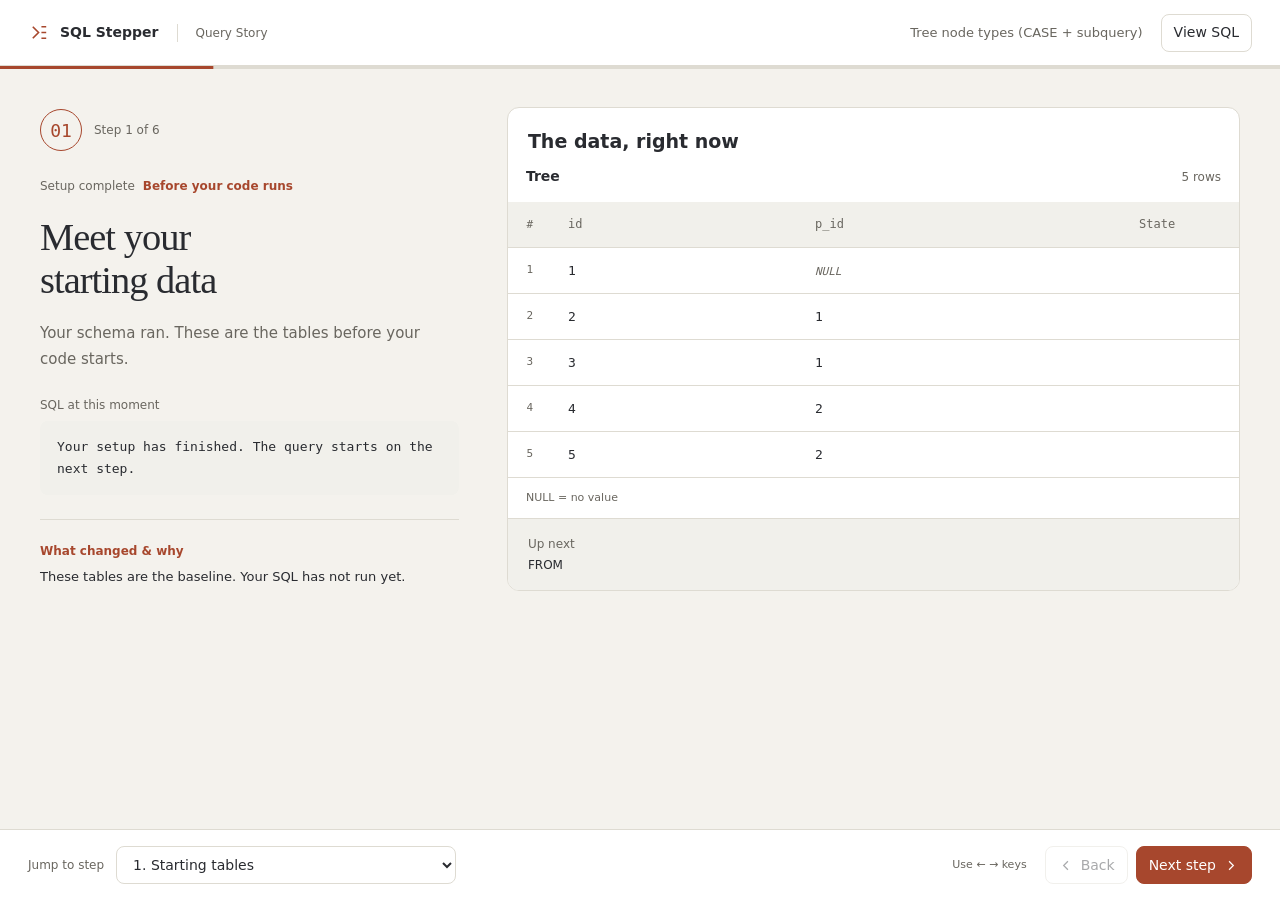
<file: mockups/m4.html>
<!doctype html>
<html lang="en"><head><meta charset="utf-8"><meta name="viewport" content="width=device-width, initial-scale=1"><meta name="description" content="A narrated lesson pairs one execution moment with its data and explains exactly what changed."><title>Query Story</title><link rel="icon" href="data:,"><style>
:root{color-scheme:light dark;--bg:#f4f5f7;--surface:#fff;--soft:#edf0f4;--text:#222735;--muted:#626b7b;--line:#dce1e9;--accent:#4055b5;--accent-soft:#eaf0ff;--blue:#245ab4;--blue-soft:#e9f1ff;--amber:#8b5200;--amber-soft:#fff1d5;--red:#a43345;--red-soft:#fcecef;--green:#23694a;--green-soft:#e8f4ed;--group:#704b97;--group-soft:#f2eaf9;--mono:ui-monospace,SFMono-Regular,Consolas,monospace;--sans:Inter,ui-sans-serif,system-ui,-apple-system,BlinkMacSystemFont,"Segoe UI",sans-serif}
@media(prefers-color-scheme:dark){:root{--bg:#141720;--surface:#1c202b;--soft:#242a36;--text:#edf0f7;--muted:#a6afbf;--line:#363e4e;--accent:#a7b8ff;--accent-soft:#293354;--blue:#9cbdff;--blue-soft:#233555;--amber:#f4c57b;--amber-soft:#423422;--red:#ffa3b1;--red-soft:#422b35;--green:#a0dbb9;--green-soft:#263b34;--group:#cfb3ef;--group-soft:#352d46}}
*{box-sizing:border-box}body{margin:0;background:var(--bg);color:var(--text);font:14px/1.5 var(--sans)}button,select,input{font:inherit}button,select{color:inherit}button{cursor:pointer}button:disabled{cursor:default;opacity:.4}button,select{border:1px solid var(--line);background:var(--surface);border-radius:8px;min-height:38px;padding:7px 12px}button:hover:not(:disabled){background:var(--soft)}button.primary{background:var(--accent);border-color:var(--accent);color:var(--surface)}button.primary:hover:not(:disabled){filter:brightness(.93)}@media(prefers-color-scheme:dark){button.primary{color:#141c35}}:focus-visible{outline:3px solid var(--accent);outline-offset:3px}h1,h2,h3,p{margin:0}h1,h2,h3{line-height:1.2}code,pre{font-family:var(--mono)}pre{margin:0;white-space:pre-wrap;overflow-wrap:anywhere;font-size:13px;line-height:1.65}svg{width:17px;height:17px;flex:none;vertical-align:middle}button svg{margin-right:6px}.next svg{margin:0 0 0 6px}.muted{color:var(--muted)}.small{font-size:12px}.topbar{height:66px;display:flex;align-items:center;gap:18px;border-bottom:1px solid var(--line);padding:0 28px;background:var(--surface)}.brand{font-weight:750;white-space:nowrap;display:flex;align-items:center;gap:9px}.brand svg{color:var(--accent);width:23px;height:23px}.concept{font-size:12px;color:var(--muted);padding-left:18px;border-left:1px solid var(--line)}.scenario{margin-left:auto;font-size:13px;color:var(--muted);text-align:right}.topbar button{white-space:nowrap}.scope{display:flex;align-items:center;flex-wrap:wrap;gap:8px;color:var(--muted);font-size:12px;min-height:24px}.scope strong{color:var(--accent);font-weight:600}.scope .branch{background:var(--accent-soft);padding:3px 8px;border-radius:5px}.sql-fragment{padding:15px 17px;background:var(--soft);border-radius:8px;max-height:185px;overflow:auto}.sql-fragment code{font-size:13px;line-height:1.7;white-space:pre-wrap;overflow-wrap:anywhere}.source{padding:18px 28px;border-bottom:1px solid var(--line);background:var(--surface)}.source[hidden]{display:none}.source h2{font-size:16px;margin-bottom:10px}.source-layout{display:grid;grid-template-columns:minmax(0,1fr) minmax(0,1fr);gap:24px}.statement{padding:10px 14px;border:1px solid var(--line);margin-bottom:8px;border-radius:7px}.statement.active{border-color:var(--accent);background:var(--accent-soft)}.statement-label{display:block;font-size:11px;color:var(--muted);margin-bottom:5px}.source details{margin-top:8px}.source summary{cursor:pointer;color:var(--muted);padding:6px 0}.source details pre{padding:12px;background:var(--soft);border-radius:8px}mark{background:var(--amber-soft);color:var(--amber);border-radius:2px}.table-section{min-width:0}.table-heading{display:flex;align-items:baseline;gap:12px;padding:16px 18px;border-bottom:1px solid var(--line)}.table-heading h3{font-size:14px;font-weight:650}.table-heading .row-count{margin-left:auto;color:var(--muted);font-size:12px}.table-scroll{overflow:auto;max-width:100%;scrollbar-color:var(--line) transparent}table{width:100%;border-collapse:separate;border-spacing:0;font-size:13px;font-variant-numeric:tabular-nums}th,td{text-align:left;padding:12px 16px;border-bottom:1px solid var(--line);white-space:nowrap;height:46px}th{background:var(--soft);font:500 12px var(--mono);color:var(--muted)}td{font-family:var(--mono)}th:first-child,td:first-child{width:44px;text-align:center;color:var(--muted);font-size:11px}.status-cell{width:116px;font-family:var(--sans);font-size:11px}.status-tag{display:inline-flex;align-items:center;gap:5px;font:600 10px/1.5 var(--sans);border-radius:4px;padding:3px 6px;background:var(--soft);color:var(--muted);white-space:nowrap}.status-tag.current,.status-tag.match{color:var(--blue);background:var(--blue-soft)}.status-tag.changed,.status-tag.fresh{color:var(--amber);background:var(--amber-soft)}.status-tag.dropped,.status-tag.removed{color:var(--red);background:var(--red-soft)}.status-tag.added{color:var(--green);background:var(--green-soft)}.null{font:italic 11px var(--mono);color:var(--muted)}.old{color:var(--muted);font-size:11px;display:inline-block;margin-right:8px}.cell-change{background:var(--amber-soft);color:var(--amber)}tr.match td{background:var(--blue-soft)}tr.current td{background:var(--blue-soft)}tr.current td.cell-change{background:var(--amber-soft)}tr.dropped td,tr.removed td{background:var(--red-soft);color:var(--muted)}tr.dropped .value,tr.removed .value{text-decoration:line-through;text-decoration-color:var(--red)}tr.added td{background:var(--green-soft)}tr.group-odd td{background:var(--group-soft)}tr.group-even td{background:var(--blue-soft)}tr.group-label td{text-align:left;font:600 11px var(--sans);padding:8px 16px;height:33px;color:var(--group);background:var(--group-soft)}tr.group-label.even td{color:var(--blue);background:var(--blue-soft)}.legend{display:flex;gap:14px;flex-wrap:wrap;padding:12px 18px;font-size:11px;color:var(--muted)}.legend span{display:inline-flex;align-items:center;gap:5px}.swatch{height:8px;width:8px;border-radius:2px;background:var(--amber)}.swatch.blue{background:var(--blue)}.swatch.red{background:var(--red)}.swatch.purple{background:var(--group)}.empty{padding:32px;color:var(--muted)}.more{padding:10px 18px;font-size:12px;color:var(--muted)}.delta{color:var(--text);line-height:1.65}.delta b{font-weight:650}.delta-list{margin:6px 0 0;padding-left:18px}.delta-list li+li{margin-top:4px}.playback{position:sticky;bottom:0;display:flex;align-items:center;gap:12px;padding:16px 28px;background:var(--surface);border-top:1px solid var(--line);z-index:4}.playback label{font-size:12px;color:var(--muted)}.playback select{max-width:340px;width:30vw}.playback .controls{margin-left:auto;display:flex;align-items:center;gap:8px}.keyboard{font-size:11px;color:var(--muted);margin-right:10px}.step-live{position:absolute;width:1px;height:1px;overflow:hidden;clip-path:inset(50%)}.explain{color:var(--muted);line-height:1.75;max-width:72ch}.change-heading{font-size:12px;font-weight:650;color:var(--accent);margin-bottom:6px}.error-note{color:var(--red)}@media(max-width:1050px){.topbar{padding:0 20px;gap:12px}.scenario{max-width:330px}.playback{padding:14px 20px}.keyboard{display:none}th,td{padding:10px 12px}}@media(prefers-reduced-motion:reduce){*,*::before,*::after{animation:none!important;transition:none!important;scroll-behavior:auto!important}}


:root{--bg:#f4f2ed;--accent:#a7472d;--accent-soft:#f9e9e1;--soft:#f1f0eb;--line:#dedbd2;--text:#292b30;--muted:#69665f}@media(prefers-color-scheme:dark){:root{--bg:#1c1b19;--surface:#252421;--soft:#302e2a;--text:#f2eee7;--muted:#b8b0a3;--line:#454039;--accent:#f2a68c;--accent-soft:#463029}}
body{min-height:100vh;display:flex;flex-direction:column}.story{display:grid;grid-template-columns:minmax(290px,.8fr) minmax(0,1.4fr);gap:48px;max-width:1500px;width:100%;margin:auto;padding:38px 40px;flex:1;align-content:start}.narration{padding-top:2px}.scene-line{display:flex;align-items:center;gap:12px;margin-bottom:23px}.scene-number{display:grid;place-items:center;width:42px;height:42px;border:1px solid var(--accent);border-radius:50%;color:var(--accent);font:500 18px var(--mono)}.scene-line span:last-child{font-size:12px;color:var(--muted)}h1{font-family:Georgia,"Times New Roman",serif;font-weight:400;font-size:clamp(30px,3vw,45px);line-height:1.12;letter-spacing:-.025em;text-wrap:balance;max-width:13ch;margin:18px 0}.narration .explain{font-size:15px;margin:16px 0 23px}.running-label{font-size:12px;color:var(--muted);margin-bottom:7px}.change-note{padding-top:22px;margin-top:24px;border-top:1px solid var(--line);font-size:13px}.stage-data{min-width:0;background:var(--surface);border:1px solid var(--line);border-radius:12px;align-self:start;overflow:hidden}.stage-data>h2{padding:22px 20px 6px;font-size:19px;font-weight:600}.stage-data .table-heading{border-bottom:0;padding-top:9px}.stage-data table{min-width:100%}.up-next{padding:16px 20px;background:var(--soft);border-top:1px solid var(--line);font-size:12px;color:var(--muted)}.up-next strong{display:block;color:var(--text);font-weight:500;margin-top:3px}.scene-track{height:3px;background:var(--line)}.scene-track span{display:block;height:100%;background:var(--accent);transform-origin:left;transition:transform .2s}.story .scope{line-height:1.5}.playback{margin-top:auto}.stage-data .table-section+.table-section{border-top:1px solid var(--line)}@media(max-width:1100px){.story{padding:28px 24px;gap:26px;grid-template-columns:290px minmax(0,1fr)}.narration .explain{font-size:14px}}
</style></head><body>
<!-- THESIS: One narrated moment at a time; understanding precedes inspection.
OWN-WORLD: Warm neutral paper, terracotta controls, editorial serif lesson titles, quiet ruled data.
STORY: Read the explanation, inspect its evidence, advance one moment.
FIRST VIEWPORT: Narrative on the left, current data on the right, fixed playback below.
FORM: Guided lesson slides. Explicit user scope: only this standalone mockup, no design documents. -->
<header class="topbar"><div class="brand"><svg viewBox="0 0 24 24" fill="none" stroke="currentColor" stroke-width="1.7" aria-hidden="true"><path d="m5 6 6 6-6 6M14 6h5M14 12h5M14 18h5"/></svg>SQL Stepper</div><span class="concept">Query Story</span><div id="scenario" class="scenario"></div><button id="sql-toggle" aria-expanded="false" aria-controls="source">View SQL</button></header><section id="source" class="source" hidden aria-label="SQL source"><h2>Your SQL</h2><div id="source-content"></div><details><summary>Setup SQL</summary><pre id="setup-code"></pre></details></section>
<div class="scene-track" aria-hidden="true"><span id="progress"></span></div><main class="story"><section class="narration"><div class="scene-line"><span id="scene-number" class="scene-number"></span><span id="step-count"></span></div><div id="scope" class="scope"></div><h1 id="heading"></h1><p id="explain" class="explain"></p><p class="running-label">SQL at this moment</p><div class="sql-fragment"><code id="active-sql"></code></div><div class="change-note"><p class="change-heading">What changed &amp; why</p><p id="delta" class="delta"></p></div></section><section class="stage-data"><h2 id="data-heading">The data, right now</h2><div id="tables"></div><div class="up-next"><span id="next-label">Up next</span><strong id="up-next"></strong></div></section></main>
<footer class="playback"><label for="jump">Jump to step</label><select id="jump" aria-label="Jump to any execution step"></select><div class="controls"><span class="keyboard">Use ← → keys</span><button id="back"><svg viewBox="0 0 24 24" fill="none" stroke="currentColor" stroke-width="1.7" aria-hidden="true"><path d="m14 6-6 6 6 6"/></svg>Back</button><button id="next" class="primary next">Next step<svg viewBox="0 0 24 24" fill="none" stroke="currentColor" stroke-width="1.7" aria-hidden="true"><path d="m10 6 6 6-6 6"/></svg></button></div></footer><p id="live" class="step-live" role="status" aria-live="polite"></p>
<script src="data.js"></script>
<script>const MODE='story';

'use strict';
const requested=new URLSearchParams(location.search).get('s');
const scenario=window.SCENARIOS[/^[012]$/.test(requested||'')?Number(requested):0];
const steps=scenario.steps;
let current=0, selectedCell=null;
const $=id=>document.getElementById(id);
const esc=v=>String(v).replace(/[&<>"']/g,c=>({'&':'&amp;','<':'&lt;','>':'&gt;','"':'&quot;',"'":'&#39;'}[c]));
const value=v=>v===null?'<span class="null">NULL</span>':esc(v);
const excluded=r=>r.m==='dropped'||r.m==='removed';
const labels={current:'Updating now',changed:'Changed earlier',match:'Matches WHERE',dropped:'Filtered out',removed:'Deleted',added:'Added'};
const codeStatements=scenario.statements.map((s,i)=>({...s,index:i})).filter(s=>s.phase==='code');
function stage(s){if(s.kind==='start')return 'Starting tables';if(s.kind==='row')return s.title;if(s.kind==='change')return 'UPDATE complete';if(s.title==='Find rows to update')return 'WHERE · find matches';if(/LEFT JOIN/.test(s.title))return 'LEFT JOIN';return s.title.match(/^(ORDER BY|GROUP BY|SELECT|FROM|WHERE|HAVING|LIMIT|DISTINCT)/)?.[0]||s.title;}
function friendly(s){if(s.kind==='start')return 'Meet your starting data';if(s.kind==='row')return 'One row. One change.';if(s.kind==='change')return 'The update is complete';if(s.title==='Find rows to update')return 'Find the rows to change';if(s.scope.includes('subquery'))return /^FROM/.test(s.title)?'Step into the subquery':'Bring back the parent IDs';return ({FROM:'Start with the source rows','LEFT JOIN':'Find each employee’s manager',WHERE:'Keep the rows that qualify','GROUP BY':'Gather rows into groups',HAVING:'Check each whole group',SELECT:'Build the output columns','ORDER BY':'Put the result in order'})[stage(s)]||s.title;}
function context(s){if(s.stmt===null)return '<span>Setup complete</span><strong>Before your code runs</strong>';const n=codeStatements.findIndex(x=>x.index===s.stmt)+1;return `<span>Statement ${n} of ${codeStatements.length}</span><strong class="branch">${esc(s.scope||'Main statement')}</strong>`;}
// Mask nested expressions only for finding top-level clause boundaries; preserve source text.
function clauses(text){let depth=0,quote='',mask='';for(let i=0;i<text.length;i++){const c=text[i];if(quote){mask+=' ';if(c===quote&&text[i-1]!=='\\')quote='';continue}if(c==='\''||c==='"'||c==='`'){quote=c;mask+=' ';continue}if(c==='('){depth++;mask+=' ';continue}if(c===')'){depth--;mask+=' ';continue}mask+=depth?' ':c}return [...mask.matchAll(/\b(SELECT|FROM|(?:LEFT|RIGHT|INNER|CROSS)(?:\s+OUTER)?\s+JOIN|JOIN|WHERE|GROUP\s+BY|HAVING|ORDER\s+BY|LIMIT|SET)\b/gi)].map((m,i,all)=>({start:m.index,key:m[1].replace(/\s+/g,' ').toUpperCase(),text:text.slice(m.index,all[i+1]?.index||text.length).trim()}));}
function activeSQL(s){if(s.sql)return s.sql;if(s.stmt===null)return '';let source=scenario.statements[s.stmt].text;if(s.scope.includes('subquery'))source=source.match(/\((SELECT[\s\S]*?)\)/i)?.[1]||source;if(s.kind==='change')return source;const key=s.kind==='row'?'SET':stage(s).split(' · ')[0];return clauses(source).find(c=>c.key===key)?.text||s.title;}
function priorTable(t,index=current){const prev=steps[index-1];if(!prev)return null;return prev.tables.find(p=>p.name===t.name)||prev.tables.find(p=>JSON.stringify(p.cols)===JSON.stringify(t.cols))||prev.tables[0]||null;}
function previousRow(t,r,ri,index=current){const p=priorTable(t,index);if(!p||JSON.stringify(t.cols)!==JSON.stringify(p.cols))return null;let key=t.cols.findIndex(c=>c==='id'||c==='e.id');if(key<0&&t.cols.includes('dept'))key=t.cols.indexOf('dept');if(key>=0)return p.rows.find(x=>x.v[key]===r.v[key])||null;return p.rows[ri]||null;}
function freshCell(t,r,ri,ci){if(!r.old||!Object.prototype.hasOwnProperty.call(r.old,ci))return false;const prev=previousRow(t,r,ri);return !prev||prev.v[ci]!==r.v[ci];}
function rowStatus(t,r,ri){if(r.m==='changed')return Object.keys(r.old||{}).some(c=>freshCell(t,r,ri,+c))?'Changed now':steps[current].kind==='change'?'Updated':'Changed earlier';return labels[r.m]||'';}
function tag(t,r,ri){const label=rowStatus(t,r,ri);return label?`<span class="status-tag ${esc(r.m||'')}">${esc(label)}</span>`:'';}
function groupName(t,r){const groupCol=steps[current].title.replace(/^GROUP BY\s+/,'').trim();const ci=t.cols.indexOf(groupCol);return ci>=0?`${groupCol} = ${r.v[ci]===null?'NULL':r.v[ci]}`:`Group ${r.g}`;}
function cellHTML(t,r,ri,ci){const hasOld=r.old&&Object.prototype.hasOwnProperty.call(r.old,ci);return `${hasOld?`<del class="old" title="${freshCell(t,r,ri,ci)?'Value before this step':'Value before the UPDATE'}">${value(r.old[ci])}</del>`:''}<span class="value">${value(r.v[ci])}</span>`;}
function tableRows(t,ti){let html='',lastGroup=null;t.rows.forEach((r,ri)=>{if(r.g!=null&&lastGroup!==r.g){lastGroup=r.g;html+=`<tr class="group-label ${r.g%2===0?'even':''}"><td colspan="${t.cols.length+2}">${esc(groupName(t,r))} · ${t.rows.filter(x=>x.g===r.g).length} rows</td></tr>`}html+=`<tr data-row="${ri}" class="${esc(r.m||'')} ${r.g!=null?(r.g%2?'group-odd':'group-even'):''}"><td>${ri+1}</td>${t.cols.map((c,ci)=>`<td data-cell="${ti},${ri},${ci}"  class="${r.old&&Object.prototype.hasOwnProperty.call(r.old,ci)?'cell-change':''}">${MODE==='sheet'?`<button class="cell-button" aria-describedby="cell-detail" aria-label="${esc(c)}, row ${ri+1}: ${esc(r.v[ci]===null?'NULL':r.v[ci])}${r.old&&Object.prototype.hasOwnProperty.call(r.old,ci)?`; previously ${esc(r.old[ci]===null?'NULL':r.old[ci])}, ${freshCell(t,r,ri,ci)?'changed this step':'changed earlier'}`:''}${rowStatus(t,r,ri)?'. '+esc(rowStatus(t,r,ri)):''}">${cellHTML(t,r,ri,ci)}</button>`:cellHTML(t,r,ri,ci)}</td>`).join('')}<td class="status-cell">${tag(t,r,ri)}</td></tr>`});return html||`<tr><td colspan="${t.cols.length+2}">No rows at this stage.</td></tr>`;}
function legend(t){const marks=new Set(t.rows.map(r=>r.m));return `<div class="legend">${marks.has('current')?'<span><i class="swatch blue"></i>Updating this row</span>':''}${marks.has('match')?'<span><i class="swatch blue"></i>Matches WHERE</span>':''}${t.rows.some(r=>r.old)?'<span><i class="swatch"></i>Old value → new value</span>':''}${marks.has('dropped')||marks.has('removed')?'<span><i class="swatch red"></i>Excluded from the next stage</span>':''}${t.rows.some(r=>r.g!=null)?'<span><i class="swatch purple"></i>One band per group</span>':''}<span>NULL = no value</span></div>`;}
function tableHeader(t){const kept=t.rows.filter(r=>!excluded(r)).length;return `<div class="table-heading"><h3>${esc(t.name)}</h3>${t.badge?`<span class="status-tag changed">${esc(t.badge)}</span>`:''}<span class="row-count">${kept} ${t.more?'shown ':''}rows${kept!==t.rows.length?` · ${t.rows.length-kept} excluded`:''}</span></div>`;}
function tablesHTML(){return steps[current].tables.map((t,ti)=>`<section class="table-section">${tableHeader(t)}<div class="table-scroll"><table aria-label="${esc(t.name)}"><thead><tr><th scope="col">#</th>${t.cols.map(c=>`<th scope="col">${esc(c)}</th>`).join('')}<th scope="col">State</th></tr></thead><tbody>${tableRows(t,ti)}</tbody></table></div>${t.more?`<p class="more">${t.more} additional rows are not included in this preview.</p>`:''}${legend(t)}</section>`).join('')||'<p class="empty">No table output at this step.</p>';}
function deltaText(){const s=steps[current],prev=steps[current-1];if(!prev)return 'These tables are the baseline. Your SQL has not run yet.';if(s.scope.includes('subquery')&&!prev.scope.includes('subquery'))return 'The main SELECT pauses here. This nested query reads the source rows in its own scope.';if(!s.scope&&prev.scope.includes('subquery'))return 'Back in the main SELECT: the subquery’s values are now available to the CASE expression.';const rows=s.tables.flatMap(t=>t.rows),newChanges=[];s.tables.forEach(t=>t.rows.forEach((r,ri)=>Object.keys(r.old||{}).forEach(ci=>{if(freshCell(t,r,ri,+ci))newChanges.push(`${t.cols[ci]}: ${r.old[ci]===null?'NULL':r.old[ci]} → ${r.v[ci]===null?'NULL':r.v[ci]}`)})));if(newChanges.length)return `${newChanges.join('; ')}. Only this step’s new edits are counted here; earlier edits stay marked in the data.`;if(s.kind==='change')return 'All matching rows have been processed. This is the UPDATE summary; no additional rows change at this step.';const dropped=rows.filter(excluded).length;if(dropped)return `${dropped} ${dropped===1?'row does':'rows do'} not pass the condition. They remain visible for reference and will not enter the next stage.`;const matched=rows.filter(r=>r.m==='match').length;if(matched)return `${matched} rows match the WHERE condition. No values have changed yet.`;const groups=new Set(rows.filter(r=>r.g!=null).map(r=>r.g));if(groups.size)return `${rows.length} rows are arranged into ${groups.size} groups. The source values have not changed.`;if(/^HAVING/.test(s.title)){const n=rows.filter(r=>!excluded(r)).length;return `${n} groups pass the condition. Each displayed row now represents a group, rather than one source row.`}if(/^ORDER BY/.test(s.title)){const t=s.tables[0],p=priorTable(t);const changed=JSON.stringify(p?.rows.map(r=>r.v))!==JSON.stringify(t.rows.map(r=>r.v));return changed?'The row order changed. The values stay the same.':'The rows already satisfy this sort order. No values or positions changed.'}if(/^SELECT/.test(s.title))return `The output columns are now ${s.tables[0]?.cols.join(', ')||'empty'}. SELECT computes or selects values for each output row.`;if(/JOIN/.test(s.title))return 'Manager columns are attached to each employee row. A missing match leaves the manager columns NULL; the employee is retained.';if(/^WHERE/.test(s.title))return 'Every row passes this condition. No rows are filtered out.';if(/^FROM/.test(s.title))return s.stmt!==prev.stmt&&prev.stmt!==null?'The next statement starts from the updated table. Values changed by the UPDATE are already present.':'The source rows are now the query’s working data. No values have changed.';return s.explain;}
function renderSource(){const s=steps[current],fragment=activeSQL(s);$('source-content').innerHTML=codeStatements.map((stmt,i)=>{let code=esc(stmt.text);if(stmt.index===s.stmt&&fragment&&stmt.text.includes(fragment)){const at=s.scope.includes('subquery')?stmt.text.indexOf(fragment,stmt.text.search(/\(SELECT/i)):clauses(stmt.text).find(c=>c.text===fragment)?.start??stmt.text.indexOf(fragment);code=esc(stmt.text.slice(0,at))+`<mark>${esc(fragment)}</mark>`+esc(stmt.text.slice(at+fragment.length));}return `<div class="statement ${stmt.index===s.stmt?'active':''}"><span class="statement-label">Statement ${i+1}${stmt.index===s.stmt?' · active':''}</span><pre>${code}</pre></div>`}).join('');$('setup-code').textContent=scenario.setup;}
function updateShared(){const s=steps[current];$('scope').innerHTML=context(s);$('explain').textContent=s.explain;$('active-sql').textContent=activeSQL(s)||'Your setup has finished. The query starts on the next step.';$('delta').textContent=deltaText();$('jump').value=String(current);$('back').disabled=current===0;$('next').disabled=current===steps.length-1;$('step-count').textContent=`Step ${current+1} of ${steps.length}`;$('live').textContent=`Step ${current+1} of ${steps.length}. ${s.title}. ${s.scope||'Main statement'}. ${s.explain}`;renderSource();}
function go(index){const n=Math.max(0,Math.min(steps.length-1,index));if(n===current)return;current=n;render();}
$('scenario').textContent=scenario.name;
$('jump').innerHTML=steps.map((s,i)=>`<option value="${i}">${i+1}. ${esc(s.title)}${s.scope?` [${esc(s.scope)}]`:''}</option>`).join('');
$('jump').addEventListener('change',e=>go(+e.target.value));
$('back').addEventListener('click',()=>go(current-1));$('next').addEventListener('click',()=>go(current+1));
$('sql-toggle').addEventListener('click',()=>{const open=$('source').hidden;$('source').hidden=!open;$('sql-toggle').setAttribute('aria-expanded',String(open));$('sql-toggle').textContent=open?'Hide SQL':'View SQL';});
document.addEventListener('keydown',e=>{if(e.altKey||e.ctrlKey||e.metaKey||e.shiftKey||e.target.closest('input,select,textarea,[contenteditable]'))return;if(e.key==='ArrowLeft'||e.key==='ArrowRight'){e.preventDefault();go(current+(e.key==='ArrowRight'?1:-1));}});


function render(){updateShared();$('scene-number').textContent=String(current+1).padStart(2,'0');$('heading').textContent=friendly(steps[current]);$('tables').innerHTML=tablesHTML();$('progress').style.transform=`scaleX(${(current+1)/steps.length})`;$('next-label').textContent=current===steps.length-1?'You reached the end':'Up next';$('up-next').textContent=steps[current+1]?`${stage(steps[current+1])}${steps[current+1].scope?' · '+steps[current+1].scope:''}`:'Final result ready. Step back to revisit any moment.';$('data-heading').textContent=steps[current].kind==='result'?(steps[current].scope?'The subquery result':'Your final result'):'The data, right now';}

render();</script></body></html>
</file>
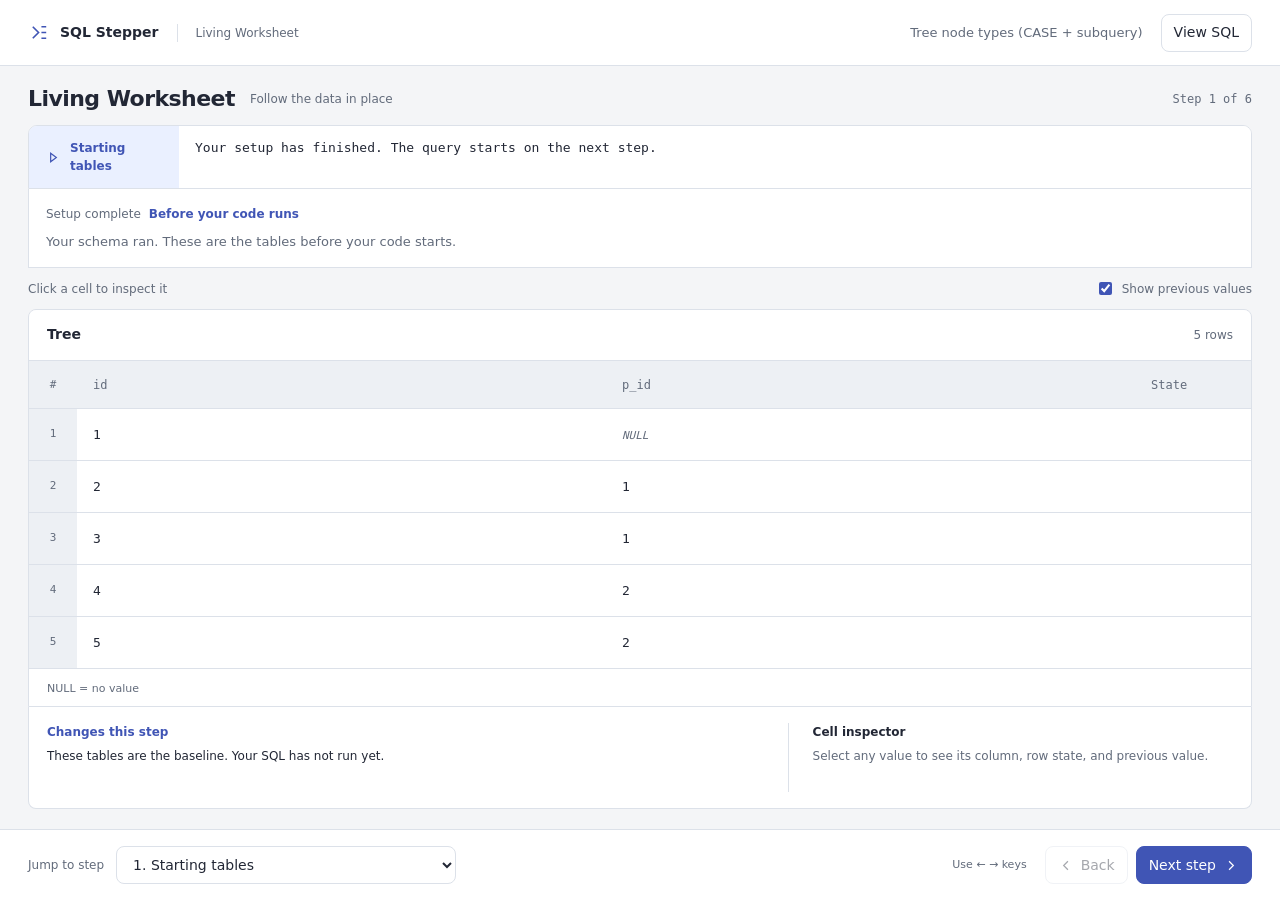
<file: mockups/m5.html>
<!doctype html>
<html lang="en"><head><meta charset="utf-8"><meta name="viewport" content="width=device-width, initial-scale=1"><meta name="description" content="A persistent worksheet keeps the data anchored while each SQL operation updates rows, groups, and cells in place."><title>Living Worksheet</title><link rel="icon" href="data:,"><style>
:root{color-scheme:light dark;--bg:#f4f5f7;--surface:#fff;--soft:#edf0f4;--text:#222735;--muted:#626b7b;--line:#dce1e9;--accent:#4055b5;--accent-soft:#eaf0ff;--blue:#245ab4;--blue-soft:#e9f1ff;--amber:#8b5200;--amber-soft:#fff1d5;--red:#a43345;--red-soft:#fcecef;--green:#23694a;--green-soft:#e8f4ed;--group:#704b97;--group-soft:#f2eaf9;--mono:ui-monospace,SFMono-Regular,Consolas,monospace;--sans:Inter,ui-sans-serif,system-ui,-apple-system,BlinkMacSystemFont,"Segoe UI",sans-serif}
@media(prefers-color-scheme:dark){:root{--bg:#141720;--surface:#1c202b;--soft:#242a36;--text:#edf0f7;--muted:#a6afbf;--line:#363e4e;--accent:#a7b8ff;--accent-soft:#293354;--blue:#9cbdff;--blue-soft:#233555;--amber:#f4c57b;--amber-soft:#423422;--red:#ffa3b1;--red-soft:#422b35;--green:#a0dbb9;--green-soft:#263b34;--group:#cfb3ef;--group-soft:#352d46}}
*{box-sizing:border-box}body{margin:0;background:var(--bg);color:var(--text);font:14px/1.5 var(--sans)}button,select,input{font:inherit}button,select{color:inherit}button{cursor:pointer}button:disabled{cursor:default;opacity:.4}button,select{border:1px solid var(--line);background:var(--surface);border-radius:8px;min-height:38px;padding:7px 12px}button:hover:not(:disabled){background:var(--soft)}button.primary{background:var(--accent);border-color:var(--accent);color:var(--surface)}button.primary:hover:not(:disabled){filter:brightness(.93)}@media(prefers-color-scheme:dark){button.primary{color:#141c35}}:focus-visible{outline:3px solid var(--accent);outline-offset:3px}h1,h2,h3,p{margin:0}h1,h2,h3{line-height:1.2}code,pre{font-family:var(--mono)}pre{margin:0;white-space:pre-wrap;overflow-wrap:anywhere;font-size:13px;line-height:1.65}svg{width:17px;height:17px;flex:none;vertical-align:middle}button svg{margin-right:6px}.next svg{margin:0 0 0 6px}.muted{color:var(--muted)}.small{font-size:12px}.topbar{height:66px;display:flex;align-items:center;gap:18px;border-bottom:1px solid var(--line);padding:0 28px;background:var(--surface)}.brand{font-weight:750;white-space:nowrap;display:flex;align-items:center;gap:9px}.brand svg{color:var(--accent);width:23px;height:23px}.concept{font-size:12px;color:var(--muted);padding-left:18px;border-left:1px solid var(--line)}.scenario{margin-left:auto;font-size:13px;color:var(--muted);text-align:right}.topbar button{white-space:nowrap}.scope{display:flex;align-items:center;flex-wrap:wrap;gap:8px;color:var(--muted);font-size:12px;min-height:24px}.scope strong{color:var(--accent);font-weight:600}.scope .branch{background:var(--accent-soft);padding:3px 8px;border-radius:5px}.sql-fragment{padding:15px 17px;background:var(--soft);border-radius:8px;max-height:185px;overflow:auto}.sql-fragment code{font-size:13px;line-height:1.7;white-space:pre-wrap;overflow-wrap:anywhere}.source{padding:18px 28px;border-bottom:1px solid var(--line);background:var(--surface)}.source[hidden]{display:none}.source h2{font-size:16px;margin-bottom:10px}.source-layout{display:grid;grid-template-columns:minmax(0,1fr) minmax(0,1fr);gap:24px}.statement{padding:10px 14px;border:1px solid var(--line);margin-bottom:8px;border-radius:7px}.statement.active{border-color:var(--accent);background:var(--accent-soft)}.statement-label{display:block;font-size:11px;color:var(--muted);margin-bottom:5px}.source details{margin-top:8px}.source summary{cursor:pointer;color:var(--muted);padding:6px 0}.source details pre{padding:12px;background:var(--soft);border-radius:8px}mark{background:var(--amber-soft);color:var(--amber);border-radius:2px}.table-section{min-width:0}.table-heading{display:flex;align-items:baseline;gap:12px;padding:16px 18px;border-bottom:1px solid var(--line)}.table-heading h3{font-size:14px;font-weight:650}.table-heading .row-count{margin-left:auto;color:var(--muted);font-size:12px}.table-scroll{overflow:auto;max-width:100%;scrollbar-color:var(--line) transparent}table{width:100%;border-collapse:separate;border-spacing:0;font-size:13px;font-variant-numeric:tabular-nums}th,td{text-align:left;padding:12px 16px;border-bottom:1px solid var(--line);white-space:nowrap;height:46px}th{background:var(--soft);font:500 12px var(--mono);color:var(--muted)}td{font-family:var(--mono)}th:first-child,td:first-child{width:44px;text-align:center;color:var(--muted);font-size:11px}.status-cell{width:116px;font-family:var(--sans);font-size:11px}.status-tag{display:inline-flex;align-items:center;gap:5px;font:600 10px/1.5 var(--sans);border-radius:4px;padding:3px 6px;background:var(--soft);color:var(--muted);white-space:nowrap}.status-tag.current,.status-tag.match{color:var(--blue);background:var(--blue-soft)}.status-tag.changed,.status-tag.fresh{color:var(--amber);background:var(--amber-soft)}.status-tag.dropped,.status-tag.removed{color:var(--red);background:var(--red-soft)}.status-tag.added{color:var(--green);background:var(--green-soft)}.null{font:italic 11px var(--mono);color:var(--muted)}.old{color:var(--muted);font-size:11px;display:inline-block;margin-right:8px}.cell-change{background:var(--amber-soft);color:var(--amber)}tr.match td{background:var(--blue-soft)}tr.current td{background:var(--blue-soft)}tr.current td.cell-change{background:var(--amber-soft)}tr.dropped td,tr.removed td{background:var(--red-soft);color:var(--muted)}tr.dropped .value,tr.removed .value{text-decoration:line-through;text-decoration-color:var(--red)}tr.added td{background:var(--green-soft)}tr.group-odd td{background:var(--group-soft)}tr.group-even td{background:var(--blue-soft)}tr.group-label td{text-align:left;font:600 11px var(--sans);padding:8px 16px;height:33px;color:var(--group);background:var(--group-soft)}tr.group-label.even td{color:var(--blue);background:var(--blue-soft)}.legend{display:flex;gap:14px;flex-wrap:wrap;padding:12px 18px;font-size:11px;color:var(--muted)}.legend span{display:inline-flex;align-items:center;gap:5px}.swatch{height:8px;width:8px;border-radius:2px;background:var(--amber)}.swatch.blue{background:var(--blue)}.swatch.red{background:var(--red)}.swatch.purple{background:var(--group)}.empty{padding:32px;color:var(--muted)}.more{padding:10px 18px;font-size:12px;color:var(--muted)}.delta{color:var(--text);line-height:1.65}.delta b{font-weight:650}.delta-list{margin:6px 0 0;padding-left:18px}.delta-list li+li{margin-top:4px}.playback{position:sticky;bottom:0;display:flex;align-items:center;gap:12px;padding:16px 28px;background:var(--surface);border-top:1px solid var(--line);z-index:4}.playback label{font-size:12px;color:var(--muted)}.playback select{max-width:340px;width:30vw}.playback .controls{margin-left:auto;display:flex;align-items:center;gap:8px}.keyboard{font-size:11px;color:var(--muted);margin-right:10px}.step-live{position:absolute;width:1px;height:1px;overflow:hidden;clip-path:inset(50%)}.explain{color:var(--muted);line-height:1.75;max-width:72ch}.change-heading{font-size:12px;font-weight:650;color:var(--accent);margin-bottom:6px}.error-note{color:var(--red)}@media(max-width:1050px){.topbar{padding:0 20px;gap:12px}.scenario{max-width:330px}.playback{padding:14px 20px}.keyboard{display:none}th,td{padding:10px 12px}}@media(prefers-reduced-motion:reduce){*,*::before,*::after{animation:none!important;transition:none!important;scroll-behavior:auto!important}}


body{height:100vh;display:flex;flex-direction:column;overflow:hidden}.topbar{flex:none}.source{max-height:40vh;overflow:auto;flex:none}.worksheet{flex:1;min-height:0;display:flex;flex-direction:column;padding:20px 28px 0;max-width:1600px;width:100%;margin:0 auto}.sheet-toolbar{display:flex;align-items:center;gap:15px;margin-bottom:13px}.sheet-toolbar h1{font-size:22px;font-weight:650;letter-spacing:-.025em}.sheet-toolbar #step-count{margin-left:auto;font:12px var(--mono);color:var(--muted)}.operation{display:grid;grid-template-columns:150px minmax(0,1fr);background:var(--surface);border:1px solid var(--line);border-radius:9px 9px 0 0;overflow:hidden;flex:none}.operation-label{padding:13px 16px;background:var(--accent-soft);color:var(--accent);font-weight:600;font-size:12px;display:flex;align-items:center;gap:8px}.operation .sql-fragment{background:var(--surface);border-radius:0;max-height:100px;padding:11px 16px}.sheet-explanation{padding:13px 17px;background:var(--surface);border:1px solid var(--line);border-top:0;flex:none}.sheet-explanation .scope{margin-bottom:5px}.sheet-explanation .explain{font-size:13px;max-width:100ch}.sheet-settings{display:flex;align-items:center;justify-content:space-between;padding:11px 0;font-size:12px;color:var(--muted);flex:none}.sheet-settings label{display:flex;align-items:center;gap:7px;cursor:pointer}.sheet-settings input{accent-color:var(--accent)}.grid-canvas{flex:1;min-height:100px;overflow:auto;border:1px solid var(--line);background:var(--surface);border-radius:8px 8px 0 0}.grid-canvas .table-scroll{overflow:visible}.grid-canvas th{position:sticky;top:0;z-index:1;height:48px}.grid-canvas td{height:52px}.cell-button{display:block;width:100%;min-height:0;border:0;border-radius:0;padding:0;background:transparent;color:inherit;font:inherit;text-align:left}.cell-button:hover:not(:disabled){background:transparent}.grid-canvas td[data-cell]{cursor:cell;min-width:118px}.grid-canvas td[data-cell]:hover{box-shadow:inset 0 0 0 1px var(--accent)}.grid-canvas td.selected{box-shadow:inset 0 0 0 2px var(--accent)}.grid-canvas table{min-width:100%;width:max-content;table-layout:fixed}.grid-canvas .table-heading{position:sticky;left:0}.grid-canvas th:first-child,.grid-canvas td:first-child{width:48px;min-width:48px;position:sticky;left:0;z-index:2;background:var(--soft)}.grid-canvas th:first-child{z-index:3}.grid-canvas .legend{position:sticky;left:0}.grid-canvas.hide-old .old{display:none}.worksheet-foot{flex:none;display:grid;grid-template-columns:minmax(0,1.6fr) minmax(230px,1fr);gap:28px;background:var(--surface);border:1px solid var(--line);border-top:0;border-radius:0 0 8px 8px;padding:16px 18px;margin-bottom:20px;min-height:102px;font-size:12px}.cell-inspector{border-left:1px solid var(--line);padding-left:24px;color:var(--muted)}.cell-inspector strong{display:block;color:var(--text);font-size:12px;margin-bottom:6px}.playback{flex:none;position:relative}.grid-canvas td.just-changed{animation:cell-flash .65s ease-out}@keyframes cell-flash{from{box-shadow:inset 0 0 0 2px var(--amber)}to{box-shadow:inset 0 0 0 0 transparent}}@media(max-width:1050px){.worksheet{padding:18px 20px 0}.worksheet-foot{gap:18px}.cell-inspector{padding-left:18px}}
</style></head><body>
<!-- THESIS: The worksheet is the stable reference; operations change its contents in place.
OWN-WORLD: Cool graphite and blue, spreadsheet ruling, fixed row gutters, a formula-style operation bar.
STORY: Advance, observe cells changing, select a cell to understand its history.
FIRST VIEWPORT: Operation and explanation above one large grid, change summary and inspector below.
FORM: Persistent spreadsheet with keyed row reuse and explicit group bands. No additional project files. -->
<header class="topbar"><div class="brand"><svg viewBox="0 0 24 24" fill="none" stroke="currentColor" stroke-width="1.7" aria-hidden="true"><path d="m5 6 6 6-6 6M14 6h5M14 12h5M14 18h5"/></svg>SQL Stepper</div><span class="concept">Living Worksheet</span><div id="scenario" class="scenario"></div><button id="sql-toggle" aria-expanded="false" aria-controls="source">View SQL</button></header><section id="source" class="source" hidden aria-label="SQL source"><h2>Your SQL</h2><div id="source-content"></div><details><summary>Setup SQL</summary><pre id="setup-code"></pre></details></section>
<main class="worksheet"><div class="sheet-toolbar"><h1>Living Worksheet</h1><span class="muted small">Follow the data in place</span><span id="step-count"></span></div><div class="operation"><div class="operation-label"><svg viewBox="0 0 24 24" fill="none" stroke="currentColor" stroke-width="1.7" aria-hidden="true"><path d="m8 6 8 6-8 6z"/></svg><span id="operation-label">Ready</span></div><div class="sql-fragment"><code id="active-sql"></code></div></div><section class="sheet-explanation"><div id="scope" class="scope"></div><p id="explain" class="explain"></p></section><div class="sheet-settings"><span>Click a cell to inspect it</span><label><input id="old-values" type="checkbox" checked>Show previous values</label></div><div id="tables" class="grid-canvas"></div><section class="worksheet-foot"><div><p class="change-heading">Changes this step</p><p id="delta" class="delta"></p></div><div class="cell-inspector"><strong id="cell-title">Cell inspector</strong><p id="cell-detail" role="status" aria-live="polite">Select any value to see its column, row state, and previous value.</p></div></section></main>
<footer class="playback"><label for="jump">Jump to step</label><select id="jump" aria-label="Jump to any execution step"></select><div class="controls"><span class="keyboard">Use ← → keys</span><button id="back"><svg viewBox="0 0 24 24" fill="none" stroke="currentColor" stroke-width="1.7" aria-hidden="true"><path d="m14 6-6 6 6 6"/></svg>Back</button><button id="next" class="primary next">Next step<svg viewBox="0 0 24 24" fill="none" stroke="currentColor" stroke-width="1.7" aria-hidden="true"><path d="m10 6 6 6-6 6"/></svg></button></div></footer><p id="live" class="step-live" role="status" aria-live="polite"></p>
<script src="data.js"></script>
<script>const MODE='sheet';

'use strict';
const requested=new URLSearchParams(location.search).get('s');
const scenario=window.SCENARIOS[/^[012]$/.test(requested||'')?Number(requested):0];
const steps=scenario.steps;
let current=0, selectedCell=null;
const $=id=>document.getElementById(id);
const esc=v=>String(v).replace(/[&<>"']/g,c=>({'&':'&amp;','<':'&lt;','>':'&gt;','"':'&quot;',"'":'&#39;'}[c]));
const value=v=>v===null?'<span class="null">NULL</span>':esc(v);
const excluded=r=>r.m==='dropped'||r.m==='removed';
const labels={current:'Updating now',changed:'Changed earlier',match:'Matches WHERE',dropped:'Filtered out',removed:'Deleted',added:'Added'};
const codeStatements=scenario.statements.map((s,i)=>({...s,index:i})).filter(s=>s.phase==='code');
function stage(s){if(s.kind==='start')return 'Starting tables';if(s.kind==='row')return s.title;if(s.kind==='change')return 'UPDATE complete';if(s.title==='Find rows to update')return 'WHERE · find matches';if(/LEFT JOIN/.test(s.title))return 'LEFT JOIN';return s.title.match(/^(ORDER BY|GROUP BY|SELECT|FROM|WHERE|HAVING|LIMIT|DISTINCT)/)?.[0]||s.title;}
function friendly(s){if(s.kind==='start')return 'Meet your starting data';if(s.kind==='row')return 'One row. One change.';if(s.kind==='change')return 'The update is complete';if(s.title==='Find rows to update')return 'Find the rows to change';if(s.scope.includes('subquery'))return /^FROM/.test(s.title)?'Step into the subquery':'Bring back the parent IDs';return ({FROM:'Start with the source rows','LEFT JOIN':'Find each employee’s manager',WHERE:'Keep the rows that qualify','GROUP BY':'Gather rows into groups',HAVING:'Check each whole group',SELECT:'Build the output columns','ORDER BY':'Put the result in order'})[stage(s)]||s.title;}
function context(s){if(s.stmt===null)return '<span>Setup complete</span><strong>Before your code runs</strong>';const n=codeStatements.findIndex(x=>x.index===s.stmt)+1;return `<span>Statement ${n} of ${codeStatements.length}</span><strong class="branch">${esc(s.scope||'Main statement')}</strong>`;}
// Mask nested expressions only for finding top-level clause boundaries; preserve source text.
function clauses(text){let depth=0,quote='',mask='';for(let i=0;i<text.length;i++){const c=text[i];if(quote){mask+=' ';if(c===quote&&text[i-1]!=='\\')quote='';continue}if(c==='\''||c==='"'||c==='`'){quote=c;mask+=' ';continue}if(c==='('){depth++;mask+=' ';continue}if(c===')'){depth--;mask+=' ';continue}mask+=depth?' ':c}return [...mask.matchAll(/\b(SELECT|FROM|(?:LEFT|RIGHT|INNER|CROSS)(?:\s+OUTER)?\s+JOIN|JOIN|WHERE|GROUP\s+BY|HAVING|ORDER\s+BY|LIMIT|SET)\b/gi)].map((m,i,all)=>({start:m.index,key:m[1].replace(/\s+/g,' ').toUpperCase(),text:text.slice(m.index,all[i+1]?.index||text.length).trim()}));}
function activeSQL(s){if(s.sql)return s.sql;if(s.stmt===null)return '';let source=scenario.statements[s.stmt].text;if(s.scope.includes('subquery'))source=source.match(/\((SELECT[\s\S]*?)\)/i)?.[1]||source;if(s.kind==='change')return source;const key=s.kind==='row'?'SET':stage(s).split(' · ')[0];return clauses(source).find(c=>c.key===key)?.text||s.title;}
function priorTable(t,index=current){const prev=steps[index-1];if(!prev)return null;return prev.tables.find(p=>p.name===t.name)||prev.tables.find(p=>JSON.stringify(p.cols)===JSON.stringify(t.cols))||prev.tables[0]||null;}
function previousRow(t,r,ri,index=current){const p=priorTable(t,index);if(!p||JSON.stringify(t.cols)!==JSON.stringify(p.cols))return null;let key=t.cols.findIndex(c=>c==='id'||c==='e.id');if(key<0&&t.cols.includes('dept'))key=t.cols.indexOf('dept');if(key>=0)return p.rows.find(x=>x.v[key]===r.v[key])||null;return p.rows[ri]||null;}
function freshCell(t,r,ri,ci){if(!r.old||!Object.prototype.hasOwnProperty.call(r.old,ci))return false;const prev=previousRow(t,r,ri);return !prev||prev.v[ci]!==r.v[ci];}
function rowStatus(t,r,ri){if(r.m==='changed')return Object.keys(r.old||{}).some(c=>freshCell(t,r,ri,+c))?'Changed now':steps[current].kind==='change'?'Updated':'Changed earlier';return labels[r.m]||'';}
function tag(t,r,ri){const label=rowStatus(t,r,ri);return label?`<span class="status-tag ${esc(r.m||'')}">${esc(label)}</span>`:'';}
function groupName(t,r){const groupCol=steps[current].title.replace(/^GROUP BY\s+/,'').trim();const ci=t.cols.indexOf(groupCol);return ci>=0?`${groupCol} = ${r.v[ci]===null?'NULL':r.v[ci]}`:`Group ${r.g}`;}
function cellHTML(t,r,ri,ci){const hasOld=r.old&&Object.prototype.hasOwnProperty.call(r.old,ci);return `${hasOld?`<del class="old" title="${freshCell(t,r,ri,ci)?'Value before this step':'Value before the UPDATE'}">${value(r.old[ci])}</del>`:''}<span class="value">${value(r.v[ci])}</span>`;}
function tableRows(t,ti){let html='',lastGroup=null;t.rows.forEach((r,ri)=>{if(r.g!=null&&lastGroup!==r.g){lastGroup=r.g;html+=`<tr class="group-label ${r.g%2===0?'even':''}"><td colspan="${t.cols.length+2}">${esc(groupName(t,r))} · ${t.rows.filter(x=>x.g===r.g).length} rows</td></tr>`}html+=`<tr data-row="${ri}" class="${esc(r.m||'')} ${r.g!=null?(r.g%2?'group-odd':'group-even'):''}"><td>${ri+1}</td>${t.cols.map((c,ci)=>`<td data-cell="${ti},${ri},${ci}"  class="${r.old&&Object.prototype.hasOwnProperty.call(r.old,ci)?'cell-change':''}">${MODE==='sheet'?`<button class="cell-button" aria-describedby="cell-detail" aria-label="${esc(c)}, row ${ri+1}: ${esc(r.v[ci]===null?'NULL':r.v[ci])}${r.old&&Object.prototype.hasOwnProperty.call(r.old,ci)?`; previously ${esc(r.old[ci]===null?'NULL':r.old[ci])}, ${freshCell(t,r,ri,ci)?'changed this step':'changed earlier'}`:''}${rowStatus(t,r,ri)?'. '+esc(rowStatus(t,r,ri)):''}">${cellHTML(t,r,ri,ci)}</button>`:cellHTML(t,r,ri,ci)}</td>`).join('')}<td class="status-cell">${tag(t,r,ri)}</td></tr>`});return html||`<tr><td colspan="${t.cols.length+2}">No rows at this stage.</td></tr>`;}
function legend(t){const marks=new Set(t.rows.map(r=>r.m));return `<div class="legend">${marks.has('current')?'<span><i class="swatch blue"></i>Updating this row</span>':''}${marks.has('match')?'<span><i class="swatch blue"></i>Matches WHERE</span>':''}${t.rows.some(r=>r.old)?'<span><i class="swatch"></i>Old value → new value</span>':''}${marks.has('dropped')||marks.has('removed')?'<span><i class="swatch red"></i>Excluded from the next stage</span>':''}${t.rows.some(r=>r.g!=null)?'<span><i class="swatch purple"></i>One band per group</span>':''}<span>NULL = no value</span></div>`;}
function tableHeader(t){const kept=t.rows.filter(r=>!excluded(r)).length;return `<div class="table-heading"><h3>${esc(t.name)}</h3>${t.badge?`<span class="status-tag changed">${esc(t.badge)}</span>`:''}<span class="row-count">${kept} ${t.more?'shown ':''}rows${kept!==t.rows.length?` · ${t.rows.length-kept} excluded`:''}</span></div>`;}
function tablesHTML(){return steps[current].tables.map((t,ti)=>`<section class="table-section">${tableHeader(t)}<div class="table-scroll"><table aria-label="${esc(t.name)}"><thead><tr><th scope="col">#</th>${t.cols.map(c=>`<th scope="col">${esc(c)}</th>`).join('')}<th scope="col">State</th></tr></thead><tbody>${tableRows(t,ti)}</tbody></table></div>${t.more?`<p class="more">${t.more} additional rows are not included in this preview.</p>`:''}${legend(t)}</section>`).join('')||'<p class="empty">No table output at this step.</p>';}
function deltaText(){const s=steps[current],prev=steps[current-1];if(!prev)return 'These tables are the baseline. Your SQL has not run yet.';if(s.scope.includes('subquery')&&!prev.scope.includes('subquery'))return 'The main SELECT pauses here. This nested query reads the source rows in its own scope.';if(!s.scope&&prev.scope.includes('subquery'))return 'Back in the main SELECT: the subquery’s values are now available to the CASE expression.';const rows=s.tables.flatMap(t=>t.rows),newChanges=[];s.tables.forEach(t=>t.rows.forEach((r,ri)=>Object.keys(r.old||{}).forEach(ci=>{if(freshCell(t,r,ri,+ci))newChanges.push(`${t.cols[ci]}: ${r.old[ci]===null?'NULL':r.old[ci]} → ${r.v[ci]===null?'NULL':r.v[ci]}`)})));if(newChanges.length)return `${newChanges.join('; ')}. Only this step’s new edits are counted here; earlier edits stay marked in the data.`;if(s.kind==='change')return 'All matching rows have been processed. This is the UPDATE summary; no additional rows change at this step.';const dropped=rows.filter(excluded).length;if(dropped)return `${dropped} ${dropped===1?'row does':'rows do'} not pass the condition. They remain visible for reference and will not enter the next stage.`;const matched=rows.filter(r=>r.m==='match').length;if(matched)return `${matched} rows match the WHERE condition. No values have changed yet.`;const groups=new Set(rows.filter(r=>r.g!=null).map(r=>r.g));if(groups.size)return `${rows.length} rows are arranged into ${groups.size} groups. The source values have not changed.`;if(/^HAVING/.test(s.title)){const n=rows.filter(r=>!excluded(r)).length;return `${n} groups pass the condition. Each displayed row now represents a group, rather than one source row.`}if(/^ORDER BY/.test(s.title)){const t=s.tables[0],p=priorTable(t);const changed=JSON.stringify(p?.rows.map(r=>r.v))!==JSON.stringify(t.rows.map(r=>r.v));return changed?'The row order changed. The values stay the same.':'The rows already satisfy this sort order. No values or positions changed.'}if(/^SELECT/.test(s.title))return `The output columns are now ${s.tables[0]?.cols.join(', ')||'empty'}. SELECT computes or selects values for each output row.`;if(/JOIN/.test(s.title))return 'Manager columns are attached to each employee row. A missing match leaves the manager columns NULL; the employee is retained.';if(/^WHERE/.test(s.title))return 'Every row passes this condition. No rows are filtered out.';if(/^FROM/.test(s.title))return s.stmt!==prev.stmt&&prev.stmt!==null?'The next statement starts from the updated table. Values changed by the UPDATE are already present.':'The source rows are now the query’s working data. No values have changed.';return s.explain;}
function renderSource(){const s=steps[current],fragment=activeSQL(s);$('source-content').innerHTML=codeStatements.map((stmt,i)=>{let code=esc(stmt.text);if(stmt.index===s.stmt&&fragment&&stmt.text.includes(fragment)){const at=s.scope.includes('subquery')?stmt.text.indexOf(fragment,stmt.text.search(/\(SELECT/i)):clauses(stmt.text).find(c=>c.text===fragment)?.start??stmt.text.indexOf(fragment);code=esc(stmt.text.slice(0,at))+`<mark>${esc(fragment)}</mark>`+esc(stmt.text.slice(at+fragment.length));}return `<div class="statement ${stmt.index===s.stmt?'active':''}"><span class="statement-label">Statement ${i+1}${stmt.index===s.stmt?' · active':''}</span><pre>${code}</pre></div>`}).join('');$('setup-code').textContent=scenario.setup;}
function updateShared(){const s=steps[current];$('scope').innerHTML=context(s);$('explain').textContent=s.explain;$('active-sql').textContent=activeSQL(s)||'Your setup has finished. The query starts on the next step.';$('delta').textContent=deltaText();$('jump').value=String(current);$('back').disabled=current===0;$('next').disabled=current===steps.length-1;$('step-count').textContent=`Step ${current+1} of ${steps.length}`;$('live').textContent=`Step ${current+1} of ${steps.length}. ${s.title}. ${s.scope||'Main statement'}. ${s.explain}`;renderSource();}
function go(index){const n=Math.max(0,Math.min(steps.length-1,index));if(n===current)return;current=n;render();}
$('scenario').textContent=scenario.name;
$('jump').innerHTML=steps.map((s,i)=>`<option value="${i}">${i+1}. ${esc(s.title)}${s.scope?` [${esc(s.scope)}]`:''}</option>`).join('');
$('jump').addEventListener('change',e=>go(+e.target.value));
$('back').addEventListener('click',()=>go(current-1));$('next').addEventListener('click',()=>go(current+1));
$('sql-toggle').addEventListener('click',()=>{const open=$('source').hidden;$('source').hidden=!open;$('sql-toggle').setAttribute('aria-expanded',String(open));$('sql-toggle').textContent=open?'Hide SQL':'View SQL';});
document.addEventListener('keydown',e=>{if(e.altKey||e.ctrlKey||e.metaKey||e.shiftKey||e.target.closest('input,select,textarea,[contenteditable]'))return;if(e.key==='ArrowLeft'||e.key==='ArrowRight'){e.preventDefault();go(current+(e.key==='ArrowRight'?1:-1));}});


let schema='',tableNodes=[];
function rowKey(t,r,ri){let ci=t.cols.findIndex(c=>c==='id'||c==='e.id');if(ci<0)ci=t.cols.findIndex(c=>c==='dept'||c==='employee');return ci<0?`position:${ri}`:`${t.cols[ci]}:${JSON.stringify(r.v[ci])}`;}
function renderGrid(){const ts=steps[current].tables,nextSchema=JSON.stringify(ts.map(t=>t.cols));if(nextSchema!==schema){schema=nextSchema;$('tables').innerHTML=tablesHTML();tableNodes=[...$('tables').querySelectorAll('.table-section')];selectedCell=null;}
ts.forEach((t,ti)=>{const section=tableNodes[ti];if(!section)return;section.querySelector('.table-heading').outerHTML=tableHeader(t);const tbody=section.querySelector('tbody'),existing=new Map([...tbody.querySelectorAll('tr[data-key]')].map(tr=>[tr.dataset.key,tr]));const template=document.createElement('template');template.innerHTML=`<table><tbody>${tableRows(t,ti)}</tbody></table>`;const desired=[...template.content.querySelector('tbody').children];const keep=new Set();desired.forEach(tr=>{if(tr.dataset.row!==undefined){const ri=+tr.dataset.row,r=t.rows[ri],key=rowKey(t,r,ri);let node=existing.get(key);if(node){node.className=tr.className;node.dataset.row=String(ri);[...tr.children].forEach((cell,ci)=>{const target=node.children[ci];if(target.innerHTML!==cell.innerHTML){target.innerHTML=cell.innerHTML;target.className=cell.className+' just-changed'}else target.className=cell.className;for(const a of [...cell.attributes])if(a.name!=='class')target.setAttribute(a.name,a.value);});}else{node=tr;node.dataset.key=key;}keep.add(node);tbody.appendChild(node);}else{keep.add(tr);tbody.appendChild(tr);}});[...tbody.children].forEach(tr=>{if(!keep.has(tr))tr.remove()});section.querySelector('.legend').outerHTML=legend(t);const more=section.querySelector('.more');if(more)more.remove();if(t.more)section.insertAdjacentHTML('beforeend',`<p class="more">${t.more} additional rows are not included in this preview.</p>`);});
if(selectedCell){const t=ts[selectedCell.ti],ri=t?.rows.findIndex((r,i)=>rowKey(t,r,i)===selectedCell.key);if(t&&ri>=0&&selectedCell.ci<t.cols.length)inspect(selectedCell.ti,ri,selectedCell.ci);else selectedCell=null;}if(!selectedCell){$('cell-title').textContent='Cell inspector';$('cell-detail').textContent='Select any value to see its column, row state, and previous value.';}}
function inspect(ti,ri,ci){const t=steps[current].tables[ti],r=t.rows[ri];selectedCell={ti,key:rowKey(t,r,ri),ci};document.querySelectorAll('td.selected').forEach(x=>x.classList.remove('selected'));document.querySelector(`[data-cell="${ti},${ri},${ci}"]`)?.classList.add('selected');$('cell-title').textContent=`${t.cols[ci]} · row ${ri+1}`;let detail=`Value: ${r.v[ci]===null?'NULL (no value)':r.v[ci]}.`;if(r.old&&Object.prototype.hasOwnProperty.call(r.old,ci))detail+=` Previously ${r.old[ci]===null?'NULL':r.old[ci]}; ${freshCell(t,r,ri,ci)?'changed on this step':'changed earlier in this UPDATE'}.`;const status=rowStatus(t,r,ri);if(status)detail+=` ${status}.`;if(r.g!=null)detail+=` ${groupName(t,r)}.`;$('cell-detail').textContent=detail;}
$('tables').addEventListener('click',e=>{const cell=e.target.closest('[data-cell]');if(cell)inspect(...cell.dataset.cell.split(',').map(Number));});$('tables').addEventListener('keydown',e=>{const cell=e.target.closest('[data-cell]');if(cell&&(e.key==='Enter'||e.key===' ')){e.preventDefault();inspect(...cell.dataset.cell.split(',').map(Number));}});$('old-values').addEventListener('change',e=>$('tables').classList.toggle('hide-old',!e.target.checked));
function render(){updateShared();$('operation-label').textContent=stage(steps[current]);renderGrid();}

render();</script></body></html>
</file>
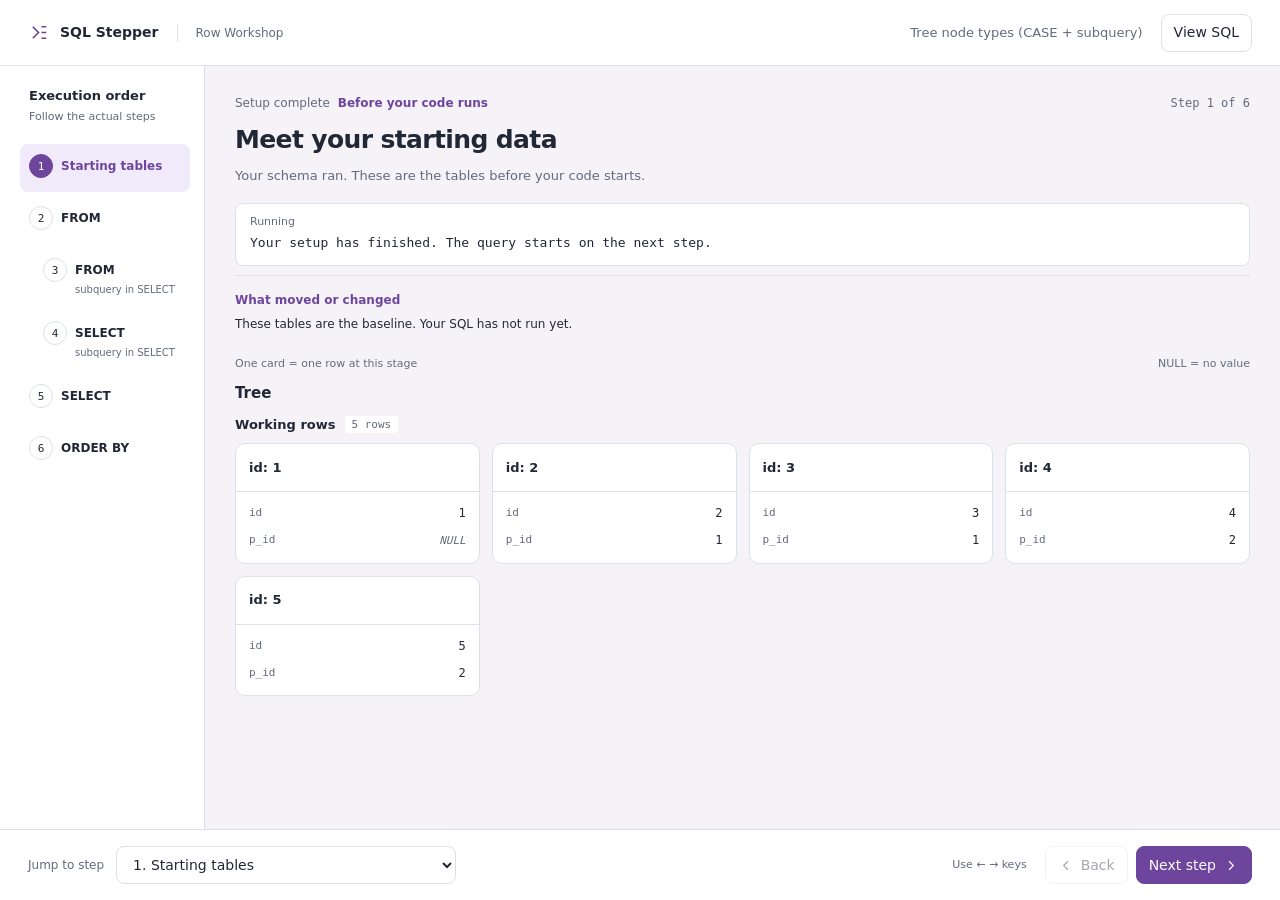
<file: mockups/m6.html>
<!doctype html>
<html lang="en"><head><meta charset="utf-8"><meta name="viewport" content="width=device-width, initial-scale=1"><meta name="description" content="A row-card workspace makes matching, updating, filtering, and grouping visible as clearly labeled collections."><title>Row Workshop</title><link rel="icon" href="data:,"><style>
:root{color-scheme:light dark;--bg:#f4f5f7;--surface:#fff;--soft:#edf0f4;--text:#222735;--muted:#626b7b;--line:#dce1e9;--accent:#4055b5;--accent-soft:#eaf0ff;--blue:#245ab4;--blue-soft:#e9f1ff;--amber:#8b5200;--amber-soft:#fff1d5;--red:#a43345;--red-soft:#fcecef;--green:#23694a;--green-soft:#e8f4ed;--group:#704b97;--group-soft:#f2eaf9;--mono:ui-monospace,SFMono-Regular,Consolas,monospace;--sans:Inter,ui-sans-serif,system-ui,-apple-system,BlinkMacSystemFont,"Segoe UI",sans-serif}
@media(prefers-color-scheme:dark){:root{--bg:#141720;--surface:#1c202b;--soft:#242a36;--text:#edf0f7;--muted:#a6afbf;--line:#363e4e;--accent:#a7b8ff;--accent-soft:#293354;--blue:#9cbdff;--blue-soft:#233555;--amber:#f4c57b;--amber-soft:#423422;--red:#ffa3b1;--red-soft:#422b35;--green:#a0dbb9;--green-soft:#263b34;--group:#cfb3ef;--group-soft:#352d46}}
*{box-sizing:border-box}body{margin:0;background:var(--bg);color:var(--text);font:14px/1.5 var(--sans)}button,select,input{font:inherit}button,select{color:inherit}button{cursor:pointer}button:disabled{cursor:default;opacity:.4}button,select{border:1px solid var(--line);background:var(--surface);border-radius:8px;min-height:38px;padding:7px 12px}button:hover:not(:disabled){background:var(--soft)}button.primary{background:var(--accent);border-color:var(--accent);color:var(--surface)}button.primary:hover:not(:disabled){filter:brightness(.93)}@media(prefers-color-scheme:dark){button.primary{color:#141c35}}:focus-visible{outline:3px solid var(--accent);outline-offset:3px}h1,h2,h3,p{margin:0}h1,h2,h3{line-height:1.2}code,pre{font-family:var(--mono)}pre{margin:0;white-space:pre-wrap;overflow-wrap:anywhere;font-size:13px;line-height:1.65}svg{width:17px;height:17px;flex:none;vertical-align:middle}button svg{margin-right:6px}.next svg{margin:0 0 0 6px}.muted{color:var(--muted)}.small{font-size:12px}.topbar{height:66px;display:flex;align-items:center;gap:18px;border-bottom:1px solid var(--line);padding:0 28px;background:var(--surface)}.brand{font-weight:750;white-space:nowrap;display:flex;align-items:center;gap:9px}.brand svg{color:var(--accent);width:23px;height:23px}.concept{font-size:12px;color:var(--muted);padding-left:18px;border-left:1px solid var(--line)}.scenario{margin-left:auto;font-size:13px;color:var(--muted);text-align:right}.topbar button{white-space:nowrap}.scope{display:flex;align-items:center;flex-wrap:wrap;gap:8px;color:var(--muted);font-size:12px;min-height:24px}.scope strong{color:var(--accent);font-weight:600}.scope .branch{background:var(--accent-soft);padding:3px 8px;border-radius:5px}.sql-fragment{padding:15px 17px;background:var(--soft);border-radius:8px;max-height:185px;overflow:auto}.sql-fragment code{font-size:13px;line-height:1.7;white-space:pre-wrap;overflow-wrap:anywhere}.source{padding:18px 28px;border-bottom:1px solid var(--line);background:var(--surface)}.source[hidden]{display:none}.source h2{font-size:16px;margin-bottom:10px}.source-layout{display:grid;grid-template-columns:minmax(0,1fr) minmax(0,1fr);gap:24px}.statement{padding:10px 14px;border:1px solid var(--line);margin-bottom:8px;border-radius:7px}.statement.active{border-color:var(--accent);background:var(--accent-soft)}.statement-label{display:block;font-size:11px;color:var(--muted);margin-bottom:5px}.source details{margin-top:8px}.source summary{cursor:pointer;color:var(--muted);padding:6px 0}.source details pre{padding:12px;background:var(--soft);border-radius:8px}mark{background:var(--amber-soft);color:var(--amber);border-radius:2px}.table-section{min-width:0}.table-heading{display:flex;align-items:baseline;gap:12px;padding:16px 18px;border-bottom:1px solid var(--line)}.table-heading h3{font-size:14px;font-weight:650}.table-heading .row-count{margin-left:auto;color:var(--muted);font-size:12px}.table-scroll{overflow:auto;max-width:100%;scrollbar-color:var(--line) transparent}table{width:100%;border-collapse:separate;border-spacing:0;font-size:13px;font-variant-numeric:tabular-nums}th,td{text-align:left;padding:12px 16px;border-bottom:1px solid var(--line);white-space:nowrap;height:46px}th{background:var(--soft);font:500 12px var(--mono);color:var(--muted)}td{font-family:var(--mono)}th:first-child,td:first-child{width:44px;text-align:center;color:var(--muted);font-size:11px}.status-cell{width:116px;font-family:var(--sans);font-size:11px}.status-tag{display:inline-flex;align-items:center;gap:5px;font:600 10px/1.5 var(--sans);border-radius:4px;padding:3px 6px;background:var(--soft);color:var(--muted);white-space:nowrap}.status-tag.current,.status-tag.match{color:var(--blue);background:var(--blue-soft)}.status-tag.changed,.status-tag.fresh{color:var(--amber);background:var(--amber-soft)}.status-tag.dropped,.status-tag.removed{color:var(--red);background:var(--red-soft)}.status-tag.added{color:var(--green);background:var(--green-soft)}.null{font:italic 11px var(--mono);color:var(--muted)}.old{color:var(--muted);font-size:11px;display:inline-block;margin-right:8px}.cell-change{background:var(--amber-soft);color:var(--amber)}tr.match td{background:var(--blue-soft)}tr.current td{background:var(--blue-soft)}tr.current td.cell-change{background:var(--amber-soft)}tr.dropped td,tr.removed td{background:var(--red-soft);color:var(--muted)}tr.dropped .value,tr.removed .value{text-decoration:line-through;text-decoration-color:var(--red)}tr.added td{background:var(--green-soft)}tr.group-odd td{background:var(--group-soft)}tr.group-even td{background:var(--blue-soft)}tr.group-label td{text-align:left;font:600 11px var(--sans);padding:8px 16px;height:33px;color:var(--group);background:var(--group-soft)}tr.group-label.even td{color:var(--blue);background:var(--blue-soft)}.legend{display:flex;gap:14px;flex-wrap:wrap;padding:12px 18px;font-size:11px;color:var(--muted)}.legend span{display:inline-flex;align-items:center;gap:5px}.swatch{height:8px;width:8px;border-radius:2px;background:var(--amber)}.swatch.blue{background:var(--blue)}.swatch.red{background:var(--red)}.swatch.purple{background:var(--group)}.empty{padding:32px;color:var(--muted)}.more{padding:10px 18px;font-size:12px;color:var(--muted)}.delta{color:var(--text);line-height:1.65}.delta b{font-weight:650}.delta-list{margin:6px 0 0;padding-left:18px}.delta-list li+li{margin-top:4px}.playback{position:sticky;bottom:0;display:flex;align-items:center;gap:12px;padding:16px 28px;background:var(--surface);border-top:1px solid var(--line);z-index:4}.playback label{font-size:12px;color:var(--muted)}.playback select{max-width:340px;width:30vw}.playback .controls{margin-left:auto;display:flex;align-items:center;gap:8px}.keyboard{font-size:11px;color:var(--muted);margin-right:10px}.step-live{position:absolute;width:1px;height:1px;overflow:hidden;clip-path:inset(50%)}.explain{color:var(--muted);line-height:1.75;max-width:72ch}.change-heading{font-size:12px;font-weight:650;color:var(--accent);margin-bottom:6px}.error-note{color:var(--red)}@media(max-width:1050px){.topbar{padding:0 20px;gap:12px}.scenario{max-width:330px}.playback{padding:14px 20px}.keyboard{display:none}th,td{padding:10px 12px}}@media(prefers-reduced-motion:reduce){*,*::before,*::after{animation:none!important;transition:none!important;scroll-behavior:auto!important}}


:root{--accent:#6d459d;--accent-soft:#f1eafa;--bg:#f5f3f8}@media(prefers-color-scheme:dark){:root{--accent:#c4a7ed;--accent-soft:#352b47;--bg:#17151c}}
body{height:100vh;display:flex;flex-direction:column;overflow:hidden}.topbar{flex:none}.source{max-height:38vh;overflow:auto;flex:none}.workshop{display:grid;grid-template-columns:205px minmax(0,1fr);flex:1;min-height:0}.trail{padding:22px 14px 20px 20px;overflow:auto;border-right:1px solid var(--line);background:var(--surface)}.trail h2{font-size:13px;padding:0 9px;margin-bottom:5px}.trail>p{font-size:11px;color:var(--muted);padding:0 9px;margin-bottom:19px}.trail ol{list-style:none;margin:0;padding:0}.trail li{position:relative;margin-bottom:4px}.trail button{width:100%;display:grid;grid-template-columns:24px minmax(0,1fr);text-align:left;align-items:start;border-color:transparent;gap:8px;background:transparent;padding:9px 8px;min-height:48px}.trail button[aria-current="step"]{background:var(--accent-soft);color:var(--accent)}.trail-num{font:11px/23px var(--mono);border:1px solid var(--line);border-radius:50%;height:24px;text-align:center}.trail button[aria-current="step"] .trail-num{background:var(--accent);border-color:var(--accent);color:var(--surface)}.trail-title{font-size:12px;font-weight:600;line-height:24px;overflow-wrap:anywhere}.trail small{display:block;color:var(--muted);font-size:10px;line-height:1.5;font-weight:400}.trail .nested{margin-left:14px}.trail .done .trail-num{color:var(--accent);border-color:var(--accent)}.workspace{overflow:auto;min-width:0;padding:25px 30px}.workspace-top{display:flex;align-items:center;justify-content:space-between;margin-bottom:9px}.workspace-top #step-count{color:var(--muted);font:12px var(--mono)}h1{font-size:25px;font-weight:650;letter-spacing:-.025em;margin:10px 0}.workspace .explain{font-size:13px;max-width:95ch;margin-bottom:15px}.workspace .sql-fragment{background:var(--surface);border:1px solid var(--line);padding:11px 14px;max-height:125px}.workspace .sql-fragment::before{content:'Running';display:block;color:var(--muted);font:11px var(--sans);margin-bottom:4px}.board-caption{display:flex;align-items:center;justify-content:space-between;color:var(--muted);font-size:11px;padding:21px 0 12px}.board-table+.board-table{margin-top:24px}.board-table>h2{font-size:15px;margin-bottom:14px}.lane{margin-bottom:19px}.lane-head{display:flex;align-items:center;gap:9px;padding-bottom:10px;font-size:13px;font-weight:600}.lane-count{font:11px var(--mono);color:var(--muted);background:var(--surface);padding:2px 7px;border-radius:4px}.card-grid{display:grid;grid-template-columns:repeat(auto-fit,minmax(218px,1fr));gap:12px}.row-card{background:var(--surface);border:1px solid var(--line);border-radius:10px;min-width:0;overflow:hidden}.row-card.current{border-color:var(--blue)}.row-card.match{background:var(--blue-soft);border-color:color-mix(in srgb,var(--blue) 35%,var(--line))}.row-card.dropped,.row-card.removed{border-style:dashed;background:var(--red-soft)}.row-card.added{background:var(--green-soft)}.row-card header{padding:12px 13px;border-bottom:1px solid var(--line);display:flex;align-items:center;justify-content:space-between;gap:6px;min-height:48px}.row-card h3{font-size:13px;font-weight:650;overflow-wrap:anywhere}.row-card dl{display:grid;grid-template-columns:minmax(0,1fr) auto;gap:8px 14px;padding:12px 13px;margin:0;font-size:12px}.row-card dt{color:var(--muted);font:11px/1.6 var(--mono);overflow-wrap:anywhere}.row-card dd{margin:0;text-align:right;font:12px/1.6 var(--mono);overflow-wrap:anywhere;max-width:150px}.row-card dd.cell-change{padding:1px 5px;border-radius:3px}.row-card .old{display:block;margin:0;font-size:10px}.row-card .pair{display:grid;grid-template-columns:1fr 1fr}.row-card .pair>div+div{border-left:1px solid var(--line)}.row-card .pair p{padding:10px 12px 0;font-size:11px;font-weight:600;color:var(--accent)}.row-card .pair dl{gap:8px;padding:10px 12px}.row-card.joined{grid-column:span 2}.row-card.dropped .value,.row-card.removed .value{color:var(--muted);text-decoration:line-through;text-decoration-color:var(--red)}.lane.group-odd{padding:14px;background:var(--group-soft);border-radius:10px}.lane.group-even{padding:14px;background:var(--blue-soft);border-radius:10px}.lane.group-odd .lane-head{color:var(--group)}.lane.group-even .lane-head{color:var(--blue)}.board-note{font-size:12px;border-top:1px solid var(--line);padding-top:15px;margin-top:9px}.playback{flex:none;position:relative}.row-card.current header{background:var(--blue-soft)}.board-legend{font-size:11px;color:var(--muted)}@media(max-width:1150px){.workspace{padding:22px}.workshop{grid-template-columns:185px minmax(0,1fr)}.trail{padding-left:12px}.card-grid{grid-template-columns:repeat(2,minmax(0,1fr))}.row-card.joined{grid-column:span 1}.row-card .pair{grid-template-columns:1fr}.row-card .pair>div+div{border-left:0;border-top:1px solid var(--line)}}
</style></head><body>
<!-- THESIS: Rows are tangible objects arranged by what happens to them.
OWN-WORLD: Violet tooling, neutral workbench, compact data cards and labeled group trays.
STORY: Track one row through matching, editing, exclusion, grouping and output.
FIRST VIEWPORT: Vertical execution trail beside an explanation and a row-card work area; playback stays below.
FORM: Row-card workshop; joined source records share one card, never a before/after comparison. Only this file is created. -->
<header class="topbar"><div class="brand"><svg viewBox="0 0 24 24" fill="none" stroke="currentColor" stroke-width="1.7" aria-hidden="true"><path d="m5 6 6 6-6 6M14 6h5M14 12h5M14 18h5"/></svg>SQL Stepper</div><span class="concept">Row Workshop</span><div id="scenario" class="scenario"></div><button id="sql-toggle" aria-expanded="false" aria-controls="source">View SQL</button></header><section id="source" class="source" hidden aria-label="SQL source"><h2>Your SQL</h2><div id="source-content"></div><details><summary>Setup SQL</summary><pre id="setup-code"></pre></details></section>
<main class="workshop"><nav class="trail" aria-label="Logical execution order"><h2>Execution order</h2><p>Follow the actual steps</p><ol id="trail"></ol></nav><section class="workspace"><div class="workspace-top"><div id="scope" class="scope"></div><span id="step-count"></span></div><h1 id="heading"></h1><p id="explain" class="explain"></p><div class="sql-fragment"><code id="active-sql"></code></div><div class="board-note"><p class="change-heading">What moved or changed</p><p id="delta" class="delta"></p></div><div class="board-caption"><span>One card = one row at this stage</span><span>NULL = no value</span></div><div id="board"></div></section></main>
<footer class="playback"><label for="jump">Jump to step</label><select id="jump" aria-label="Jump to any execution step"></select><div class="controls"><span class="keyboard">Use ← → keys</span><button id="back"><svg viewBox="0 0 24 24" fill="none" stroke="currentColor" stroke-width="1.7" aria-hidden="true"><path d="m14 6-6 6 6 6"/></svg>Back</button><button id="next" class="primary next">Next step<svg viewBox="0 0 24 24" fill="none" stroke="currentColor" stroke-width="1.7" aria-hidden="true"><path d="m10 6 6 6-6 6"/></svg></button></div></footer><p id="live" class="step-live" role="status" aria-live="polite"></p>
<script src="data.js"></script>
<script>const MODE='cards';

'use strict';
const requested=new URLSearchParams(location.search).get('s');
const scenario=window.SCENARIOS[/^[012]$/.test(requested||'')?Number(requested):0];
const steps=scenario.steps;
let current=0, selectedCell=null;
const $=id=>document.getElementById(id);
const esc=v=>String(v).replace(/[&<>"']/g,c=>({'&':'&amp;','<':'&lt;','>':'&gt;','"':'&quot;',"'":'&#39;'}[c]));
const value=v=>v===null?'<span class="null">NULL</span>':esc(v);
const excluded=r=>r.m==='dropped'||r.m==='removed';
const labels={current:'Updating now',changed:'Changed earlier',match:'Matches WHERE',dropped:'Filtered out',removed:'Deleted',added:'Added'};
const codeStatements=scenario.statements.map((s,i)=>({...s,index:i})).filter(s=>s.phase==='code');
function stage(s){if(s.kind==='start')return 'Starting tables';if(s.kind==='row')return s.title;if(s.kind==='change')return 'UPDATE complete';if(s.title==='Find rows to update')return 'WHERE · find matches';if(/LEFT JOIN/.test(s.title))return 'LEFT JOIN';return s.title.match(/^(ORDER BY|GROUP BY|SELECT|FROM|WHERE|HAVING|LIMIT|DISTINCT)/)?.[0]||s.title;}
function friendly(s){if(s.kind==='start')return 'Meet your starting data';if(s.kind==='row')return 'One row. One change.';if(s.kind==='change')return 'The update is complete';if(s.title==='Find rows to update')return 'Find the rows to change';if(s.scope.includes('subquery'))return /^FROM/.test(s.title)?'Step into the subquery':'Bring back the parent IDs';return ({FROM:'Start with the source rows','LEFT JOIN':'Find each employee’s manager',WHERE:'Keep the rows that qualify','GROUP BY':'Gather rows into groups',HAVING:'Check each whole group',SELECT:'Build the output columns','ORDER BY':'Put the result in order'})[stage(s)]||s.title;}
function context(s){if(s.stmt===null)return '<span>Setup complete</span><strong>Before your code runs</strong>';const n=codeStatements.findIndex(x=>x.index===s.stmt)+1;return `<span>Statement ${n} of ${codeStatements.length}</span><strong class="branch">${esc(s.scope||'Main statement')}</strong>`;}
// Mask nested expressions only for finding top-level clause boundaries; preserve source text.
function clauses(text){let depth=0,quote='',mask='';for(let i=0;i<text.length;i++){const c=text[i];if(quote){mask+=' ';if(c===quote&&text[i-1]!=='\\')quote='';continue}if(c==='\''||c==='"'||c==='`'){quote=c;mask+=' ';continue}if(c==='('){depth++;mask+=' ';continue}if(c===')'){depth--;mask+=' ';continue}mask+=depth?' ':c}return [...mask.matchAll(/\b(SELECT|FROM|(?:LEFT|RIGHT|INNER|CROSS)(?:\s+OUTER)?\s+JOIN|JOIN|WHERE|GROUP\s+BY|HAVING|ORDER\s+BY|LIMIT|SET)\b/gi)].map((m,i,all)=>({start:m.index,key:m[1].replace(/\s+/g,' ').toUpperCase(),text:text.slice(m.index,all[i+1]?.index||text.length).trim()}));}
function activeSQL(s){if(s.sql)return s.sql;if(s.stmt===null)return '';let source=scenario.statements[s.stmt].text;if(s.scope.includes('subquery'))source=source.match(/\((SELECT[\s\S]*?)\)/i)?.[1]||source;if(s.kind==='change')return source;const key=s.kind==='row'?'SET':stage(s).split(' · ')[0];return clauses(source).find(c=>c.key===key)?.text||s.title;}
function priorTable(t,index=current){const prev=steps[index-1];if(!prev)return null;return prev.tables.find(p=>p.name===t.name)||prev.tables.find(p=>JSON.stringify(p.cols)===JSON.stringify(t.cols))||prev.tables[0]||null;}
function previousRow(t,r,ri,index=current){const p=priorTable(t,index);if(!p||JSON.stringify(t.cols)!==JSON.stringify(p.cols))return null;let key=t.cols.findIndex(c=>c==='id'||c==='e.id');if(key<0&&t.cols.includes('dept'))key=t.cols.indexOf('dept');if(key>=0)return p.rows.find(x=>x.v[key]===r.v[key])||null;return p.rows[ri]||null;}
function freshCell(t,r,ri,ci){if(!r.old||!Object.prototype.hasOwnProperty.call(r.old,ci))return false;const prev=previousRow(t,r,ri);return !prev||prev.v[ci]!==r.v[ci];}
function rowStatus(t,r,ri){if(r.m==='changed')return Object.keys(r.old||{}).some(c=>freshCell(t,r,ri,+c))?'Changed now':steps[current].kind==='change'?'Updated':'Changed earlier';return labels[r.m]||'';}
function tag(t,r,ri){const label=rowStatus(t,r,ri);return label?`<span class="status-tag ${esc(r.m||'')}">${esc(label)}</span>`:'';}
function groupName(t,r){const groupCol=steps[current].title.replace(/^GROUP BY\s+/,'').trim();const ci=t.cols.indexOf(groupCol);return ci>=0?`${groupCol} = ${r.v[ci]===null?'NULL':r.v[ci]}`:`Group ${r.g}`;}
function cellHTML(t,r,ri,ci){const hasOld=r.old&&Object.prototype.hasOwnProperty.call(r.old,ci);return `${hasOld?`<del class="old" title="${freshCell(t,r,ri,ci)?'Value before this step':'Value before the UPDATE'}">${value(r.old[ci])}</del>`:''}<span class="value">${value(r.v[ci])}</span>`;}
function tableRows(t,ti){let html='',lastGroup=null;t.rows.forEach((r,ri)=>{if(r.g!=null&&lastGroup!==r.g){lastGroup=r.g;html+=`<tr class="group-label ${r.g%2===0?'even':''}"><td colspan="${t.cols.length+2}">${esc(groupName(t,r))} · ${t.rows.filter(x=>x.g===r.g).length} rows</td></tr>`}html+=`<tr data-row="${ri}" class="${esc(r.m||'')} ${r.g!=null?(r.g%2?'group-odd':'group-even'):''}"><td>${ri+1}</td>${t.cols.map((c,ci)=>`<td data-cell="${ti},${ri},${ci}"  class="${r.old&&Object.prototype.hasOwnProperty.call(r.old,ci)?'cell-change':''}">${MODE==='sheet'?`<button class="cell-button" aria-describedby="cell-detail" aria-label="${esc(c)}, row ${ri+1}: ${esc(r.v[ci]===null?'NULL':r.v[ci])}${r.old&&Object.prototype.hasOwnProperty.call(r.old,ci)?`; previously ${esc(r.old[ci]===null?'NULL':r.old[ci])}, ${freshCell(t,r,ri,ci)?'changed this step':'changed earlier'}`:''}${rowStatus(t,r,ri)?'. '+esc(rowStatus(t,r,ri)):''}">${cellHTML(t,r,ri,ci)}</button>`:cellHTML(t,r,ri,ci)}</td>`).join('')}<td class="status-cell">${tag(t,r,ri)}</td></tr>`});return html||`<tr><td colspan="${t.cols.length+2}">No rows at this stage.</td></tr>`;}
function legend(t){const marks=new Set(t.rows.map(r=>r.m));return `<div class="legend">${marks.has('current')?'<span><i class="swatch blue"></i>Updating this row</span>':''}${marks.has('match')?'<span><i class="swatch blue"></i>Matches WHERE</span>':''}${t.rows.some(r=>r.old)?'<span><i class="swatch"></i>Old value → new value</span>':''}${marks.has('dropped')||marks.has('removed')?'<span><i class="swatch red"></i>Excluded from the next stage</span>':''}${t.rows.some(r=>r.g!=null)?'<span><i class="swatch purple"></i>One band per group</span>':''}<span>NULL = no value</span></div>`;}
function tableHeader(t){const kept=t.rows.filter(r=>!excluded(r)).length;return `<div class="table-heading"><h3>${esc(t.name)}</h3>${t.badge?`<span class="status-tag changed">${esc(t.badge)}</span>`:''}<span class="row-count">${kept} ${t.more?'shown ':''}rows${kept!==t.rows.length?` · ${t.rows.length-kept} excluded`:''}</span></div>`;}
function tablesHTML(){return steps[current].tables.map((t,ti)=>`<section class="table-section">${tableHeader(t)}<div class="table-scroll"><table aria-label="${esc(t.name)}"><thead><tr><th scope="col">#</th>${t.cols.map(c=>`<th scope="col">${esc(c)}</th>`).join('')}<th scope="col">State</th></tr></thead><tbody>${tableRows(t,ti)}</tbody></table></div>${t.more?`<p class="more">${t.more} additional rows are not included in this preview.</p>`:''}${legend(t)}</section>`).join('')||'<p class="empty">No table output at this step.</p>';}
function deltaText(){const s=steps[current],prev=steps[current-1];if(!prev)return 'These tables are the baseline. Your SQL has not run yet.';if(s.scope.includes('subquery')&&!prev.scope.includes('subquery'))return 'The main SELECT pauses here. This nested query reads the source rows in its own scope.';if(!s.scope&&prev.scope.includes('subquery'))return 'Back in the main SELECT: the subquery’s values are now available to the CASE expression.';const rows=s.tables.flatMap(t=>t.rows),newChanges=[];s.tables.forEach(t=>t.rows.forEach((r,ri)=>Object.keys(r.old||{}).forEach(ci=>{if(freshCell(t,r,ri,+ci))newChanges.push(`${t.cols[ci]}: ${r.old[ci]===null?'NULL':r.old[ci]} → ${r.v[ci]===null?'NULL':r.v[ci]}`)})));if(newChanges.length)return `${newChanges.join('; ')}. Only this step’s new edits are counted here; earlier edits stay marked in the data.`;if(s.kind==='change')return 'All matching rows have been processed. This is the UPDATE summary; no additional rows change at this step.';const dropped=rows.filter(excluded).length;if(dropped)return `${dropped} ${dropped===1?'row does':'rows do'} not pass the condition. They remain visible for reference and will not enter the next stage.`;const matched=rows.filter(r=>r.m==='match').length;if(matched)return `${matched} rows match the WHERE condition. No values have changed yet.`;const groups=new Set(rows.filter(r=>r.g!=null).map(r=>r.g));if(groups.size)return `${rows.length} rows are arranged into ${groups.size} groups. The source values have not changed.`;if(/^HAVING/.test(s.title)){const n=rows.filter(r=>!excluded(r)).length;return `${n} groups pass the condition. Each displayed row now represents a group, rather than one source row.`}if(/^ORDER BY/.test(s.title)){const t=s.tables[0],p=priorTable(t);const changed=JSON.stringify(p?.rows.map(r=>r.v))!==JSON.stringify(t.rows.map(r=>r.v));return changed?'The row order changed. The values stay the same.':'The rows already satisfy this sort order. No values or positions changed.'}if(/^SELECT/.test(s.title))return `The output columns are now ${s.tables[0]?.cols.join(', ')||'empty'}. SELECT computes or selects values for each output row.`;if(/JOIN/.test(s.title))return 'Manager columns are attached to each employee row. A missing match leaves the manager columns NULL; the employee is retained.';if(/^WHERE/.test(s.title))return 'Every row passes this condition. No rows are filtered out.';if(/^FROM/.test(s.title))return s.stmt!==prev.stmt&&prev.stmt!==null?'The next statement starts from the updated table. Values changed by the UPDATE are already present.':'The source rows are now the query’s working data. No values have changed.';return s.explain;}
function renderSource(){const s=steps[current],fragment=activeSQL(s);$('source-content').innerHTML=codeStatements.map((stmt,i)=>{let code=esc(stmt.text);if(stmt.index===s.stmt&&fragment&&stmt.text.includes(fragment)){const at=s.scope.includes('subquery')?stmt.text.indexOf(fragment,stmt.text.search(/\(SELECT/i)):clauses(stmt.text).find(c=>c.text===fragment)?.start??stmt.text.indexOf(fragment);code=esc(stmt.text.slice(0,at))+`<mark>${esc(fragment)}</mark>`+esc(stmt.text.slice(at+fragment.length));}return `<div class="statement ${stmt.index===s.stmt?'active':''}"><span class="statement-label">Statement ${i+1}${stmt.index===s.stmt?' · active':''}</span><pre>${code}</pre></div>`}).join('');$('setup-code').textContent=scenario.setup;}
function updateShared(){const s=steps[current];$('scope').innerHTML=context(s);$('explain').textContent=s.explain;$('active-sql').textContent=activeSQL(s)||'Your setup has finished. The query starts on the next step.';$('delta').textContent=deltaText();$('jump').value=String(current);$('back').disabled=current===0;$('next').disabled=current===steps.length-1;$('step-count').textContent=`Step ${current+1} of ${steps.length}`;$('live').textContent=`Step ${current+1} of ${steps.length}. ${s.title}. ${s.scope||'Main statement'}. ${s.explain}`;renderSource();}
function go(index){const n=Math.max(0,Math.min(steps.length-1,index));if(n===current)return;current=n;render();}
$('scenario').textContent=scenario.name;
$('jump').innerHTML=steps.map((s,i)=>`<option value="${i}">${i+1}. ${esc(s.title)}${s.scope?` [${esc(s.scope)}]`:''}</option>`).join('');
$('jump').addEventListener('change',e=>go(+e.target.value));
$('back').addEventListener('click',()=>go(current-1));$('next').addEventListener('click',()=>go(current+1));
$('sql-toggle').addEventListener('click',()=>{const open=$('source').hidden;$('source').hidden=!open;$('sql-toggle').setAttribute('aria-expanded',String(open));$('sql-toggle').textContent=open?'Hide SQL':'View SQL';});
document.addEventListener('keydown',e=>{if(e.altKey||e.ctrlKey||e.metaKey||e.shiftKey||e.target.closest('input,select,textarea,[contenteditable]'))return;if(e.key==='ArrowLeft'||e.key==='ArrowRight'){e.preventDefault();go(current+(e.key==='ArrowRight'?1:-1));}});


function card(t,r,ri){let titleIndex=t.cols.findIndex(c=>c==='name'||c==='e.name'||c==='employee');if(titleIndex<0)titleIndex=t.cols.findIndex(c=>c==='id'||c==='dept');const title=titleIndex<0?`Row ${ri+1}`:`${t.cols[titleIndex]}: ${r.v[titleIndex]===null?'NULL':r.v[titleIndex]}`;const joined=t.cols.some(c=>c.startsWith('m.'));function fields(indices){return '<dl>'+indices.map(ci=>`<dt>${esc(t.cols[ci])}</dt><dd class="${r.old&&Object.prototype.hasOwnProperty.call(r.old,ci)?'cell-change':''}">${cellHTML(t,r,ri,ci)}</dd>`).join('')+'</dl>'}const all=t.cols.map((_,i)=>i);const data=joined?`<div class="pair"><div><p>Employee · e</p>${fields(all.filter(i=>!t.cols[i].startsWith('m.')))}</div><div><p>Manager · m</p>${fields(all.filter(i=>t.cols[i].startsWith('m.')))}</div></div>`:fields(all);return `<article class="row-card ${esc(r.m||'')} ${joined?'joined':''}"><header><h3>${esc(title)}</h3>${tag(t,r,ri)}</header>${data}</article>`;}
function lanes(t){const rows=t.rows.map((r,ri)=>({r,ri})),groups=new Set(rows.filter(x=>x.r.g!=null).map(x=>x.r.g));if(groups.size)return [...groups].map(g=>({name:groupName(t,rows.find(x=>x.r.g===g).r),className:g%2?'group-odd':'group-even',items:rows.filter(x=>x.r.g===g)}));if(rows.some(x=>excluded(x.r)))return [{name:'Kept for the next stage',items:rows.filter(x=>!excluded(x.r))},{name:'Filtered out · stays here for reference',items:rows.filter(x=>excluded(x.r))}];if(rows.some(x=>x.r.m==='current')){const matched=steps.slice(0,current).reverse().find(s=>s.stmt===steps[current].stmt&&s.tables.some(tb=>tb.rows.some(r=>r.m==='match')));const mt=matched?.tables.find(tb=>tb.name===t.name);const id=t.cols.findIndex(c=>c==='id');const waiting=rows.filter(x=>!x.r.m&&id>=0&&mt?.rows.some(r=>r.m==='match'&&r.v[id]===x.r.v[id]));return [{name:'Updating now',items:rows.filter(x=>x.r.m==='current')},{name:'Already updated',items:rows.filter(x=>x.r.m==='changed')},{name:'Waiting for their turn',items:waiting},{name:'Outside this UPDATE',items:rows.filter(x=>!x.r.m&&!waiting.includes(x))}].filter(l=>l.items.length)}if(rows.some(x=>x.r.m==='match'))return [{name:'Matches WHERE · will be updated',items:rows.filter(x=>x.r.m==='match')},{name:'Does not match · unchanged',items:rows.filter(x=>x.r.m!=='match')}];return [{name:steps[current].kind==='result'?'Result rows':/^HAVING/.test(steps[current].title)?'One row per group':'Working rows',items:rows}];}
$('trail').innerHTML=steps.map((s,i)=>`<li class="${s.scope.includes('subquery')?'nested':''}"><button data-step="${i}" aria-label="Step ${i+1}: ${esc(s.title)}${s.scope?' · '+esc(s.scope):''}"><span class="trail-num">${i+1}</span><span class="trail-title">${esc(stage(s))}${s.scope?`<small>${esc(s.scope)}</small>`:''}</span></button></li>`).join('');$('trail').addEventListener('click',e=>{const b=e.target.closest('[data-step]');if(b)go(+b.dataset.step)});
function render(){updateShared();$('heading').textContent=friendly(steps[current]);document.querySelectorAll('[data-step]').forEach((b,i)=>{if(i===current)b.setAttribute('aria-current','step');else b.removeAttribute('aria-current');b.parentElement.classList.toggle('done',i<current)});const active=document.querySelector('[aria-current="step"]');if(active){const nav=active.closest('nav');const item=active.getBoundingClientRect(),bounds=nav.getBoundingClientRect();if(item.top<bounds.top)nav.scrollTop-=bounds.top-item.top+12;else if(item.bottom>bounds.bottom)nav.scrollTop+=item.bottom-bounds.bottom+12;}$('board').innerHTML=steps[current].tables.map(t=>`<section class="board-table"><h2>${esc(t.name)}${t.badge?` <span class="status-tag changed">${esc(t.badge)}</span>`:''}</h2>${lanes(t).map(l=>`<section class="lane ${l.className||''}"><h3 class="lane-head">${esc(l.name)} <span class="lane-count">${l.items.length} ${l.items.length===1?'row':'rows'}</span></h3><div class="card-grid">${l.items.map(x=>card(t,x.r,x.ri)).join('')||'<p class="empty">No rows.</p>'}</div></section>`).join('')}${t.more?`<p class="more">${t.more} additional rows are not included in this preview.</p>`:''}</section>`).join('')||'<p class="empty">No table output at this step.</p>';}

render();</script></body></html>
</file>
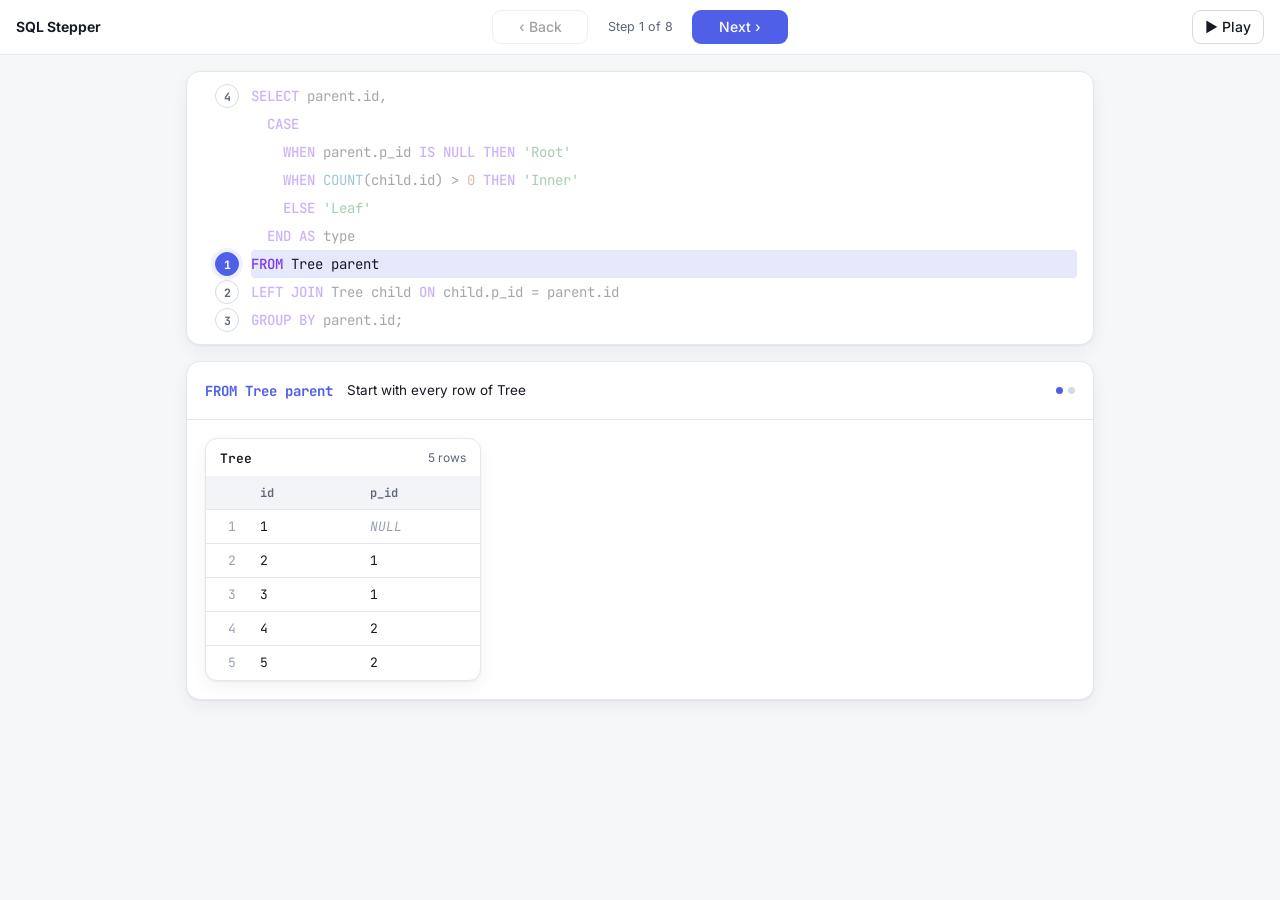
<file: mockups/m7.html>
<!doctype html>
<html lang="en">
<head>
<meta charset="utf-8">
<meta name="viewport" content="width=device-width, initial-scale=1">
<title>One Table</title>
<meta name="description" content="Code stays on top; one table below is reshaped step by step.">
<link href="https://fonts.googleapis.com/css2?family=Inter:wght@400;500;600;700&family=JetBrains+Mono:wght@500;600;700&display=swap" rel="stylesheet">
<link rel="stylesheet" href="common.css">
<style>
.wrap { max-width: 940px; margin: 0 auto; padding: 0 16px 40px; }
header { position: sticky; top: 0; z-index: 10; display: grid; grid-template-columns: 1fr auto 1fr; align-items: center; gap: 12px; padding: 10px 16px; background: var(--panel); border-bottom: 1px solid var(--line); }
.brand { font-weight: 650; }
.dock { display: flex; align-items: center; gap: 10px; }
.dock .btn { width: 96px; }
#label { font-size: 12.5px; color: var(--muted); min-width: 84px; text-align: center; }
#play { justify-self: end; }

.card { border: 1px solid var(--line); border-radius: 14px; background: var(--panel); box-shadow: var(--shadow); margin-top: 16px; overflow: hidden; }
.lines { padding: 10px 0; }
.line { display: grid; grid-template-columns: 64px 1fr; min-height: 28px; }
.gut { display: flex; justify-content: flex-end; padding: 2px 12px 0 0; }
.src { font: 14px/28px var(--mono); white-space: pre; transition: opacity .3s; }
.line.dim .src { opacity: .38; }
.line.on .src { background: color-mix(in srgb, var(--accent) 14%, transparent); border-radius: 4px; margin-right: 16px; padding-right: 8px; }
.badge { display: inline-grid; place-items: center; min-width: 24px; height: 24px; border-radius: 99px; font: 700 11.5px var(--mono); border: 1.5px solid var(--line-2); color: var(--muted); background: var(--panel); cursor: pointer; transition: background .15s, box-shadow .15s; }
.badge.done { border-color: color-mix(in srgb, var(--accent) 55%, transparent); color: var(--accent); }
.badge.on { background: var(--accent); border-color: var(--accent); color: #fff; box-shadow: 0 0 0 4px var(--accent-bg); }

.sh { display: flex; align-items: center; gap: 14px; flex-wrap: wrap; padding: 14px 18px; border-bottom: 1px solid var(--line); min-height: 58px; }
.p-title { font: 700 14px var(--mono); color: var(--accent); }
.brief { color: var(--text); font-size: 13.5px; line-height: 2; }
.brief code { font: 13px var(--mono); background: var(--panel-2); border: 1px solid var(--line); padding: 2px 7px; border-radius: 6px; }
.brief .sw { display: inline-flex; align-items: center; gap: 6px; margin-right: 14px; font: 12.5px var(--mono); }
.brief .sw i { width: 11px; height: 11px; border-radius: 3px; }
.brief .sw em { font-style: normal; color: var(--muted); }
.dots { margin-left: auto; display: flex; gap: 5px; }
.dots i { width: 7px; height: 7px; border-radius: 99px; background: var(--line-2); transition: background .2s; }
.dots i.on { background: var(--accent); }
.board-wrap { overflow-x: auto; padding: 18px; }
#board { position: relative; transition: height .6s cubic-bezier(.2,.7,.2,1); }

/* every box, header and cell is its own absolutely placed piece, so it can glide to its next spot */
.it { position: absolute; left: 0; top: 0; box-sizing: border-box; white-space: nowrap; overflow: hidden;
  transition: transform .65s cubic-bezier(.2,.7,.2,1), width .65s cubic-bezier(.2,.7,.2,1), height .65s cubic-bezier(.2,.7,.2,1), opacity .45s, background-color .35s, box-shadow .35s; }
.box { z-index: 0; background: var(--panel); border: 1px solid var(--line); border-radius: 12px; box-shadow: var(--shadow); }
.bt { display: flex; align-items: center; gap: 8px; height: 38px; padding: 0 14px; font-size: 12px; color: var(--muted); }
.bt b { font: 600 13px var(--mono); color: var(--text); }
.bt span { margin-left: auto; }
.th { z-index: 1; padding: 0 14px; line-height: 34px; font: 600 12px/34px var(--mono); color: var(--muted); background: var(--panel-2); border-bottom: 1px solid var(--line); }
.td { z-index: 2; padding: 0 14px; font: 13px/34px var(--mono); border-bottom: 1px solid var(--line);
  background: color-mix(in srgb, var(--gc, transparent) 10%, transparent); }
.td.last { border-bottom-color: transparent; }
.rn { color: var(--faint); text-align: right; padding: 0 10px 0 0; box-shadow: inset 3px 0 var(--gc, transparent); }
.use { background: var(--accent-bg); }
.null { color: var(--faint); font-style: italic; }
/* the flash is an overlay: animating background-color between these color formats glitches in Chrome */
.flash::after { content: ""; position: absolute; inset: 0; background: var(--amber-bg); animation: flash 1.1s ease-out forwards; pointer-events: none; }
@keyframes flash { to { opacity: 0; } }
@media (prefers-reduced-motion: reduce) { .it, #board { transition: none; } .flash { animation: none; } }
@media (max-width: 640px) { .brand, #label { display: none; } }
</style>
</head>
<body>
<header>
  <span class="brand">SQL Stepper</span>
  <div class="dock"><button class="btn" id="prev">‹ Back</button><span id="label"></span><button class="btn primary" id="next">Next ›</button></div>
  <button class="btn" id="play">▶ Play</button>
</header>
<div class="wrap">
  <div class="card"><div class="lines" id="code"></div></div>
  <div class="card"><div class="sh" id="head"></div><div class="board-wrap"><div id="board"></div></div></div>
</div>

<script>
// ponytail: one hard-coded query to try the layout; the real app would build these frames from /run
const CODE = `SELECT parent.id,
  CASE
    WHEN parent.p_id IS NULL THEN 'Root'
    WHEN COUNT(child.id) > 0 THEN 'Inner'
    ELSE 'Leaf'
  END AS type
FROM Tree parent
LEFT JOIN Tree child ON child.p_id = parent.id
GROUP BY parent.id;`.split("\n");
const PARTS = [  // execution order; `at` is the line its bubble sits on
  { at: 6, title: "FROM Tree parent" },
  { at: 7, title: "LEFT JOIN Tree child" },
  { at: 8, title: "GROUP BY parent.id" },
  { at: 0, title: "SELECT id, type" },
];
const GC = ["#8b9dff", "#f472b6", "#34d399", "#fbbf24", "#60a5fa"];
const $ = s => document.querySelector(s);
const esc = s => String(s).replace(/[&<>"]/g, c => ({ "&": "&amp;", "<": "&lt;", ">": "&gt;", '"': "&quot;" }[c]));
const KW = /^(select|from|where|group|by|left|join|on|as|case|when|then|else|end|is|null)$/i;
const hl = src => src.replace(/('[^']*')|(\b\d+\b)|([A-Za-z_]\w*)(?=\()|([A-Za-z_]\w*)|([^'\w]+)/g, (m, s, n, f, w) =>
  s ? `<span class="s">${esc(s)}</span>` : n ? `<span class="n">${n}</span>` : f ? `<span class="f">${f}</span>`
    : w && KW.test(w) ? `<span class="k">${w}</span>` : esc(m));
const val = x => x === null ? `<span class="null">NULL</span>` : esc(x);

// ---------- table layout: one item per box / header / cell ----------
const W = { "#": 40, id: 110, p_id: 124, cid: 110, cp: 124, cnt: 170, type: 110 };
const TH = 38, HH = 34, RH = 34;
function table(id, x0, title, cols, rows, o = {}) {
  const all = [{ k: "#" }, ...cols], xs = {};
  let x = x0 + 1;
  for (const c of all) { xs[c.k] = x; x += W[c.k]; }
  let y = TH + HH, pg;
  const ys = rows.map(r => { if (o.gaps && pg !== undefined && r.g !== pg) y += 8; pg = r.g; y += RH; return y - RH; });
  const items = [{ k: `box:${id}`, x: x0, y: 0, w: x - x0 + 1, h: y + 1, cls: "box",
    html: `<div class="bt"><b>${esc(title)}</b><span>${rows.length} rows</span></div>` }];
  for (const c of all) items.push({ k: c.hk || `${id}:h:${c.k}`, x: xs[c.k], y: TH, w: W[c.k], h: HH,
    cls: "th" + (o.use?.includes(c.k) ? " use" : ""), html: esc(c.label ?? "") });
  rows.forEach((r, i) => {
    const gc = r.g ? GC[(r.g - 1) % GC.length] : "", last = i === rows.length - 1 ? " last" : "";
    items.push({ k: `${r.k}|#`, row: r.k, col: "#", x: xs["#"], y: ys[i], w: W["#"], h: RH, cls: "td rn" + last, gc, html: i + 1 });
    for (const c of cols) items.push({ k: r.ck?.[c.k] || `${r.k}|${c.k}`, row: r.k, col: c.k, x: xs[c.k], y: ys[i], w: W[c.k], h: RH, gc,
      cls: "td" + last + (o.use?.includes(c.k) ? " use" : ""), html: val(r.v[c.k]) });
  });
  return { items, w: x - x0 + 1 };
}

// ---------- the frames ----------
const T = [[1, null], [2, 1], [3, 1], [4, 2], [5, 2]];
const base = T.map(([id, p]) => ({ k: `t${id}`, v: { id, p_id: p } }));
const kids = T.map(([id, p]) => ({ k: `c${id}`, v: { cid: id, cp: p } }));
const P = (a, b) => [{ k: "id", label: a }, { k: "p_id", label: b }];
const C = [{ k: "cid", label: "child.id", hk: "h:cid" }, { k: "cp", label: "child.p_id", hk: "h:cp" }];
const joined = [  // parent rows paired with their child rows; t1b / t2b are the extra copies a second match makes
  { k: "t1", c: "c2", g: 1 }, { k: "t1b", p: "t1", c: "c3", g: 1 }, { k: "t2", c: "c4", g: 2 }, { k: "t2b", p: "t2", c: "c5", g: 2 },
  { k: "t3", g: 3 }, { k: "t4", g: 4 }, { k: "t5", g: 5 },
].map(j => { const b = base.find(r => r.k === (j.p || j.k)), kid = kids.find(r => r.k === j.c);
  return { k: j.k, g: j.g, v: { ...b.v, cid: kid ? kid.v.cid : null, cp: kid ? kid.v.cp : null }, ck: kid ? { cid: `${j.c}|cid`, cp: `${j.c}|cp` } : null }; });
const LINK = { t1b: "t1", t2b: "t2" };
const cnt = { t1: 2, t2: 2, t3: 0, t4: 0, t5: 0 }, type = { t1: "Root", t2: "Inner", t3: "Leaf", t4: "Leaf", t5: "Leaf" };
const grouped = joined.filter(r => !LINK[r.k]).map(r => ({ ...r, v: { ...r.v, cnt: cnt[r.k], type: type[r.k] } }));
const key = [1, 2, 3, 4, 5].map(g => `<span class="sw"><i style="background:${GC[g - 1]}"></i>Group ${g}<em>= ${g}</em></span>`).join("");

const FRAMES = [
  { part: 0, lines: [6, 6], brief: "Start with every row of Tree",
    items: () => table("main", 0, "Tree", [{ k: "id", label: "id" }, { k: "p_id", label: "p_id" }], base).items },
  { part: 0, lines: [6, 6], brief: "This copy of Tree is called <code>parent</code>",
    items: () => table("main", 0, "parent", P("parent.id", "parent.p_id"), base).items },
  { part: 1, lines: [7, 7], brief: "A second copy of Tree, called <code>child</code>",
    items: () => { const m = table("main", 0, "parent", P("parent.id", "parent.p_id"), base);
      return [...m.items, ...table("side", m.w + 48, "child", C, kids).items]; } },
  { part: 1, lines: [7, 7], link: LINK, brief: "Pair rows where <code>child.p_id = parent.id</code>. No match → NULL",
    items: () => table("main", 0, "parent + child", [...P("parent.id", "parent.p_id"), ...C], joined.map(r => ({ ...r, g: 0 }))).items },
  { part: 2, lines: [8, 8], brief: key,
    items: () => table("main", 0, "parent + child", [...P("parent.id", "parent.p_id"), ...C], joined, { gaps: true }).items },
  { part: 2, lines: [8, 8], link: LINK, brief: "Each group becomes one row",
    items: () => table("main", 0, "After GROUP BY", [...P("parent.id", "parent.p_id"), ...C, { k: "cnt", label: "COUNT(child.id)" }], grouped, { gaps: true }).items },
  { part: 3, lines: [1, 5], brief: "Work out <code>type</code> for each row",
    items: () => table("main", 0, "After GROUP BY", [...P("parent.id", "parent.p_id"), ...C, { k: "cnt", label: "COUNT(child.id)" }, { k: "type", label: "type" }],
      grouped.map(r => ({ ...r, g: 0 })), { use: ["p_id", "cnt", "type"] }).items },
  { part: 3, lines: [0, 5], brief: "Keep only the columns you asked for",
    items: () => table("main", 0, "Result", [{ k: "id", label: "id" }, { k: "type", label: "type" }], grouped.map(r => ({ ...r, g: 0 }))).items },
];

// ---------- drawing: pieces with the same key glide; new ones fade in, gone ones fade out ----------
const board = $("#board"), live = new Map();
const put = (el, it, o = 1) => {
  el.style.transform = `translate(${it.x}px, ${it.y}px)`;
  el.style.width = it.w + "px"; el.style.height = it.h + "px"; el.style.opacity = o;
};
const byCell = items => new Map(items.filter(i => i.row).map(i => [`${i.row}|${i.col}`, i]));
function draw(items, link, flash) {
  const next = new Map(items.map(i => [i.k, i])), newCells = byCell(items);
  const oldCells = byCell([...live.values()].map(v => v.it));
  for (const [k, { el, it }] of live) {
    if (next.has(k)) continue;
    const to = it.row && link[it.row] && newCells.get(`${link[it.row]}|${it.col}`);  // merge into its partner row
    el.style.zIndex = 0; put(el, to || it, 0);
    setTimeout(() => el.remove(), 700);
    live.delete(k);
  }
  for (const it of items) {
    let rec = live.get(it.k);
    if (!rec) {
      const el = document.createElement("div");
      const from = it.row && link[it.row] && oldCells.get(`${link[it.row]}|${it.col}`);  // split out of its partner row
      el.style.transition = "none";
      put(el, from || { ...it, y: it.y + (it.cls === "box" ? 0 : 6) }, from ? 1 : 0);
      board.append(el); el.offsetWidth; el.style.transition = "";
      rec = { el }; live.set(it.k, rec);
      if (flash && it.cls.startsWith("td") && !it.cls.includes("rn") && !from) el.classList.add("flash");
    } else if (rec.it.html !== it.html && !it.cls.includes("rn")) {
      rec.el.classList.remove("flash"); rec.el.offsetWidth; rec.el.classList.add("flash");
    }
    const f = rec.el.classList.contains("flash");
    rec.el.className = "it " + it.cls + (f ? " flash" : "");
    if (rec.it?.html !== it.html) rec.el.innerHTML = it.html;
    rec.el.style.setProperty("--gc", it.gc || "transparent");
    put(rec.el, it);
    rec.it = it;
  }
  board.style.height = Math.max(...items.filter(i => i.cls === "box").map(i => i.y + i.h)) + "px";
}

// ---------- navigation ----------
let cur = -1, timer = null;
function go(i) {
  if (i < 0 || i >= FRAMES.length) return stop();
  const f = FRAMES[i], back = i < cur;
  draw(f.items(), (back ? FRAMES[cur] : f).link || {}, cur >= 0);  // going back, the frame we leave says who merges/splits
  cur = i;
  const p = f.part, inPart = FRAMES.map((x, j) => [x, j]).filter(([x]) => x.part === p);
  $("#head").innerHTML = `<span class="p-title">${esc(PARTS[p].title)}</span><span class="brief">${f.brief}</span>
    <span class="dots">${inPart.map(([, j]) => `<i class="${j === i ? "on" : ""}"></i>`).join("")}</span>`;
  $("#code").innerHTML = CODE.map((src, li) => {
    const on = li >= f.lines[0] && li <= f.lines[1];
    const bub = PARTS.map((q, j) => q.at === li ? `<span class="badge ${j === p ? "on" : j < p ? "done" : ""}" data-p="${j}">${j + 1}</span>` : "").join("");
    return `<div class="line ${on ? "on" : "dim"}"><div class="gut">${bub}</div><div class="src">${hl(src)}</div></div>`;
  }).join("");
  $("#label").textContent = `Step ${i + 1} of ${FRAMES.length}`;
  $("#prev").disabled = i === 0; $("#next").disabled = i === FRAMES.length - 1;
}
function stop() { clearInterval(timer); timer = null; $("#play").textContent = "▶ Play"; }
function play() {
  if (timer) return stop();
  if (cur === FRAMES.length - 1) go(0);
  $("#play").textContent = "❚❚ Pause";
  timer = setInterval(() => cur < FRAMES.length - 1 ? go(cur + 1) : stop(), 1700);
}
$("#prev").onclick = () => { stop(); go(cur - 1); };
$("#next").onclick = () => { stop(); go(cur + 1); };
$("#play").onclick = play;
$("#code").onclick = e => { const b = e.target.closest("[data-p]"); if (b) { stop(); go(FRAMES.findIndex(f => f.part === +b.dataset.p)); } };
document.addEventListener("keydown", e => {
  if (e.key === "ArrowRight") { stop(); go(cur + 1); }
  else if (e.key === "ArrowLeft") { stop(); go(cur - 1); }
  else if (e.key === " ") { e.preventDefault(); play(); }
});
go(0);
</script>
</body>
</html>
</file>
<file: mockups/common.css>
/* Shared look for mockups m1-m3 */
:root {
  --bg: #0d0f14; --panel: #13161d; --panel-2: #191d26; --line: #242a36; --line-2: #2f3746;
  --text: #e7eaf0; --muted: #8a93a6; --faint: #5b6476;
  --accent: #8b9dff; --accent-bg: rgba(139,157,255,.13);
  --green: #4ade80; --green-bg: rgba(74,222,128,.12);
  --red: #f87171; --red-bg: rgba(248,113,113,.11);
  --amber: #fbbf24; --amber-bg: rgba(251,191,36,.14);
  --blue: #60a5fa; --blue-bg: rgba(96,165,250,.15);
  --kw: #c4a7ff; --str: #86efac; --num: #fdba74; --fn: #7dd3fc; --cmt: #5b6476;
  --shadow: 0 8px 24px rgba(0,0,0,.25);
  --mono: "JetBrains Mono", ui-monospace, Menlo, monospace;
  --sans: "Inter", system-ui, sans-serif;
  color-scheme: dark;
}
@media (prefers-color-scheme: light) {
  :root {
    --bg: #f6f7f9; --panel: #fff; --panel-2: #f3f4f7; --line: #e4e7ec; --line-2: #d5dae2;
    --text: #151922; --muted: #5d6677; --faint: #98a1b1;
    --accent: #4f5fe8; --accent-bg: rgba(79,95,232,.09);
    --green: #15803d; --green-bg: rgba(34,197,94,.14);
    --red: #dc2626; --red-bg: rgba(239,68,68,.10);
    --amber: #b45309; --amber-bg: rgba(245,158,11,.16);
    --blue: #2563eb; --blue-bg: rgba(59,130,246,.12);
    --kw: #7c3aed; --str: #15803d; --num: #c2410c; --fn: #0369a1; --cmt: #98a1b1;
    --shadow: 0 1px 2px rgba(16,24,40,.05), 0 6px 18px rgba(16,24,40,.05);
    color-scheme: light;
  }
}
* { box-sizing: border-box; }
html, body { margin: 0; }
body { background: var(--bg); color: var(--text); font: 14px/1.55 var(--sans); -webkit-font-smoothing: antialiased; }
/* JetBrains Mono merges >= into one symbol; keep the real characters (the `font` shorthand elsewhere would reset this) */
* { font-variant-ligatures: none !important; font-feature-settings: "calt" 0, "liga" 0 !important; }
button { font: inherit; color: inherit; }
.k { color: var(--kw); font-weight: 500; } .s { color: var(--str); } .n { color: var(--num); } .f { color: var(--fn); } .c { color: var(--cmt); font-style: italic; }
mark.hl { background: var(--accent-bg); color: inherit; border-radius: 4px; box-shadow: 0 0 0 1.5px color-mix(in srgb, var(--accent) 55%, transparent); }

.btn { display: inline-flex; align-items: center; justify-content: center; gap: 6px; height: 34px; min-width: 34px; padding: 0 12px; border-radius: 9px; border: 1px solid var(--line-2); background: var(--panel); cursor: pointer; font-weight: 500; }
.btn:hover:not(:disabled) { border-color: var(--faint); }
.btn:disabled { opacity: .4; cursor: default; }
.btn.primary { background: var(--accent); color: #fff; border-color: transparent; }
.btn:focus-visible, [tabindex]:focus-visible { outline: 2px solid var(--accent); outline-offset: 2px; }

/* tables */
.tbl { border: 1px solid var(--line); border-radius: 12px; background: var(--panel); overflow: hidden; box-shadow: var(--shadow); }
.tbl-head { display: flex; align-items: center; gap: 8px; padding: 9px 14px; border-bottom: 1px solid var(--line); font-size: 12px; color: var(--muted); }
.tbl-head b { font: 600 13px var(--mono); color: var(--text); }
.tbl-head .right { margin-left: auto; }
.tbl-scroll { overflow: auto; max-height: 56vh; }
table { border-collapse: separate; border-spacing: 0; width: 100%; font: 13px/1.4 var(--mono); }
th { position: sticky; top: 0; background: var(--panel-2); text-align: left; font-weight: 600; font-size: 12px; color: var(--muted); padding: 7px 14px; border-bottom: 1px solid var(--line); white-space: nowrap; }
td { padding: 7px 14px; border-bottom: 1px solid var(--line); white-space: nowrap; transition: background .2s, opacity .2s; }
tr:last-child td { border-bottom: 0; }
.null { color: var(--faint); font-style: italic; }
td.rn, th.rn { width: 1%; color: var(--faint); padding-right: 4px; text-align: right; }
tr.m-added td { background: var(--green-bg); } tr.m-added td.rn { box-shadow: inset 3px 0 var(--green); }
tr.m-removed td, tr.m-out td { background: var(--red-bg); color: var(--red); text-decoration: line-through; }
tr.m-removed td.rn, tr.m-out td.rn { box-shadow: inset 3px 0 var(--red); }
tr.m-dropped td { opacity: .35; text-decoration: line-through; }
tr.m-changed td.rn { box-shadow: inset 3px 0 var(--amber); }
tr.m-match td, tr.m-current td { background: var(--blue-bg); }
tr.m-match td.rn, tr.m-current td.rn { box-shadow: inset 3px 0 var(--blue); }
td.ch { background: var(--amber-bg) !important; }
td.ch s { color: var(--muted); margin-right: 6px; }
tr.g td.rn { box-shadow: inset 3px 0 var(--gc); }
tr.g.alt td { background: color-mix(in srgb, var(--gc) 8%, transparent); }
tr.gstart td { border-top: 1px solid var(--line-2); }
.empty-t { padding: 18px; text-align: center; color: var(--muted); font-size: 13px; }
.fade { animation: fade .2s ease-out; }
@keyframes fade { from { opacity: 0; transform: translateY(4px); } to { opacity: 1; transform: none; } }
@media (prefers-reduced-motion: reduce) { .fade { animation: none; } td { transition: none; } }
</file>
